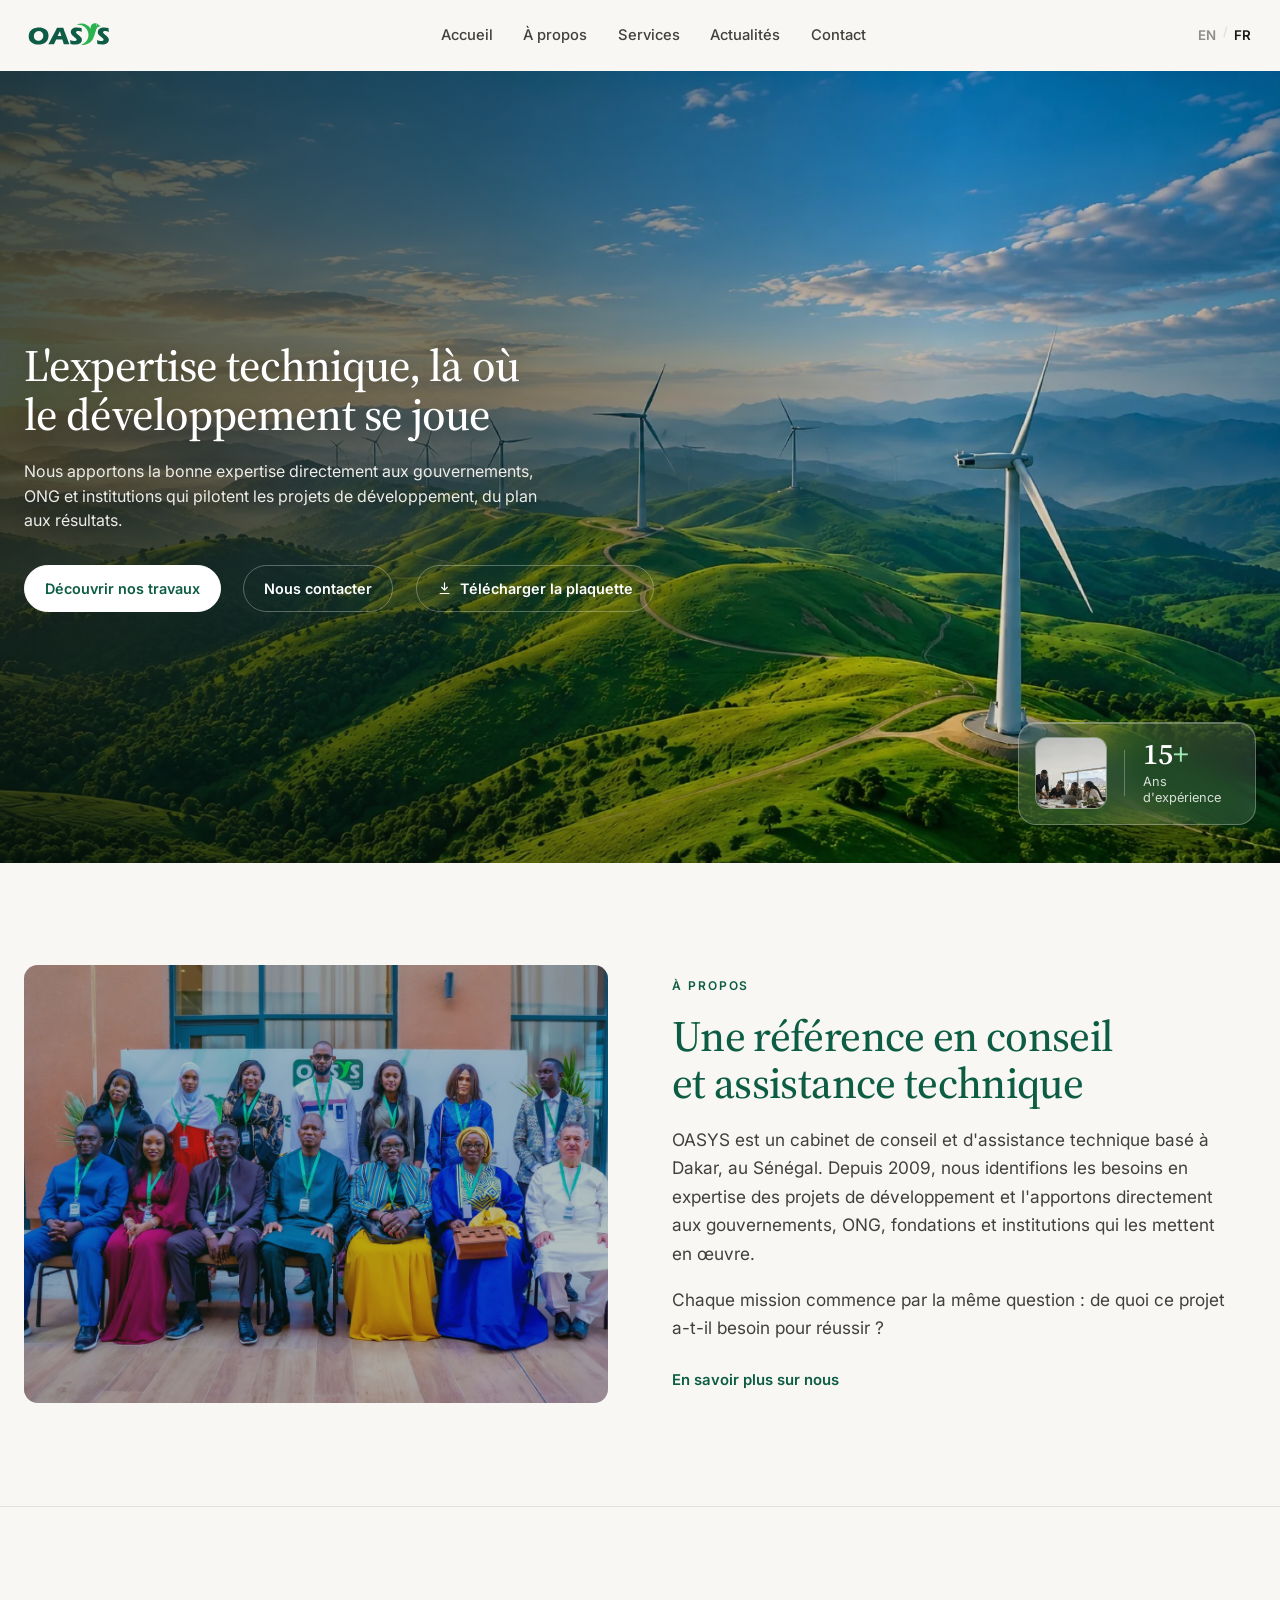
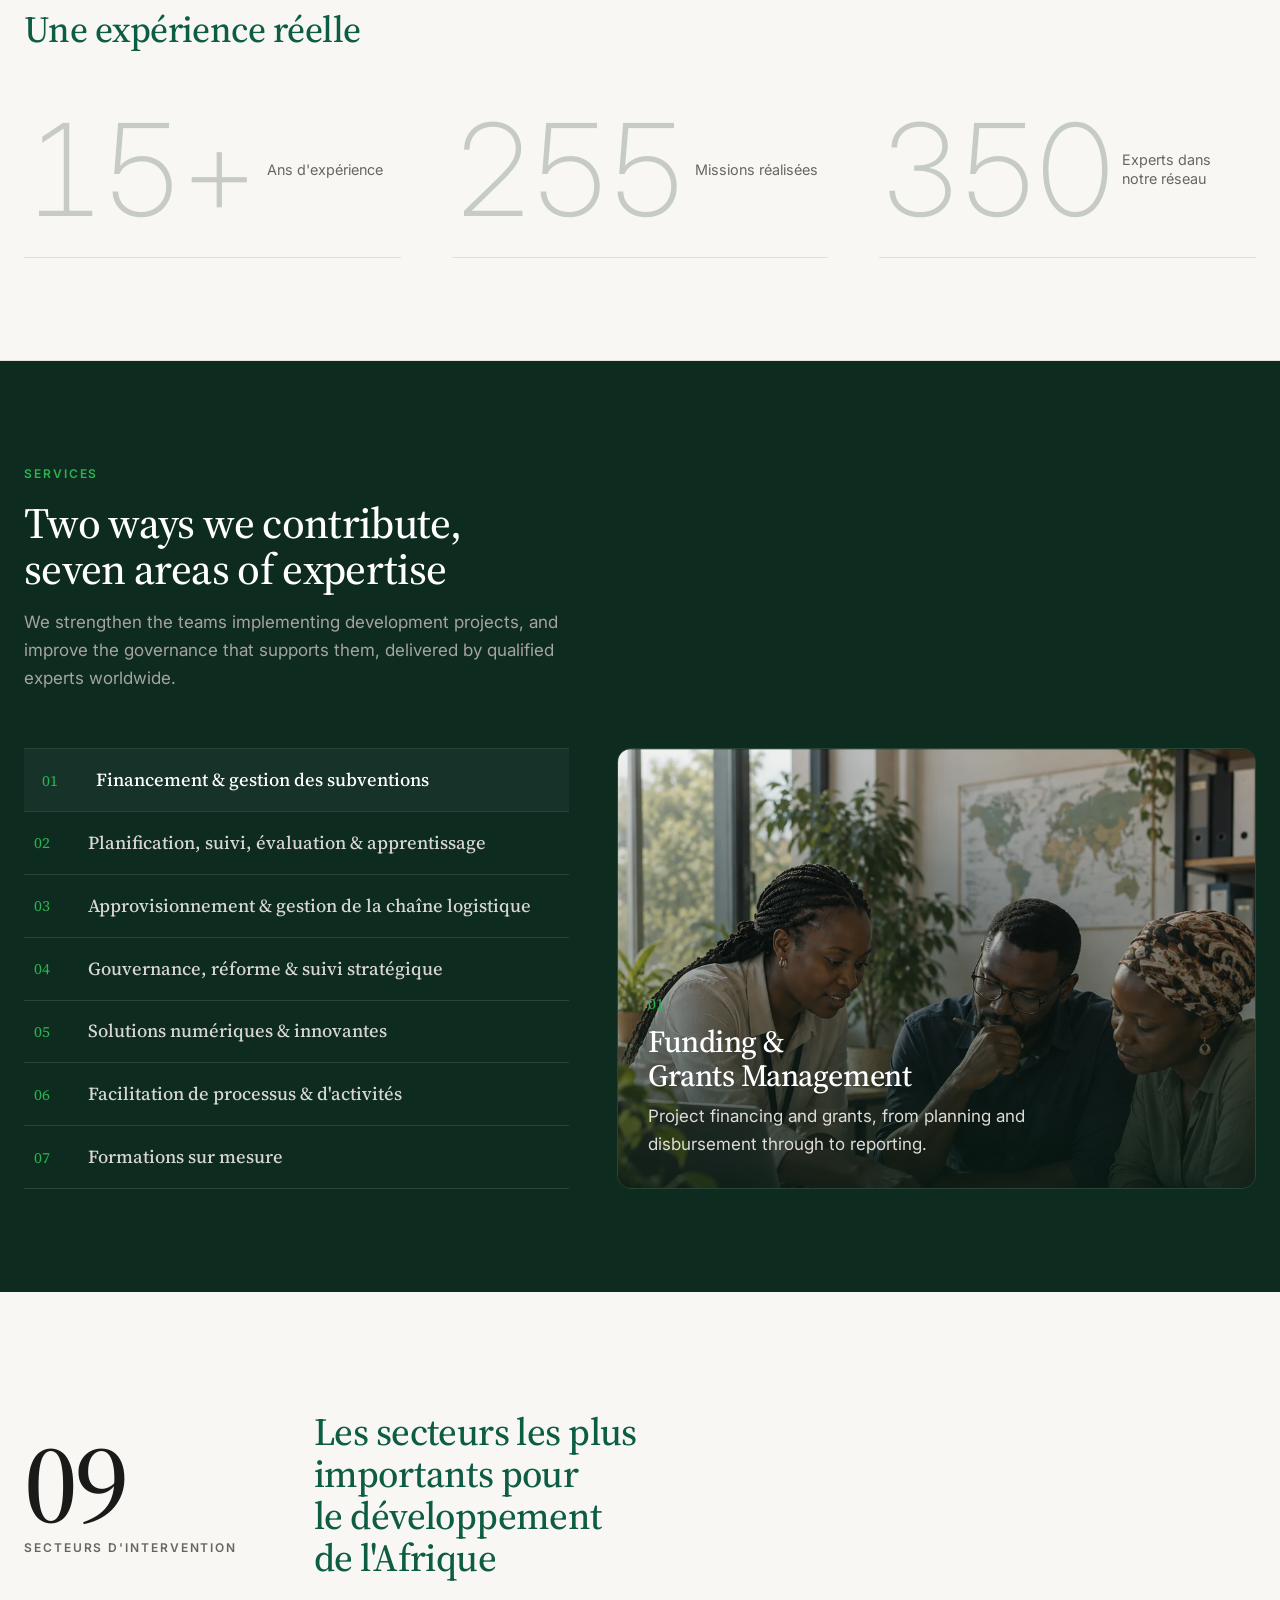
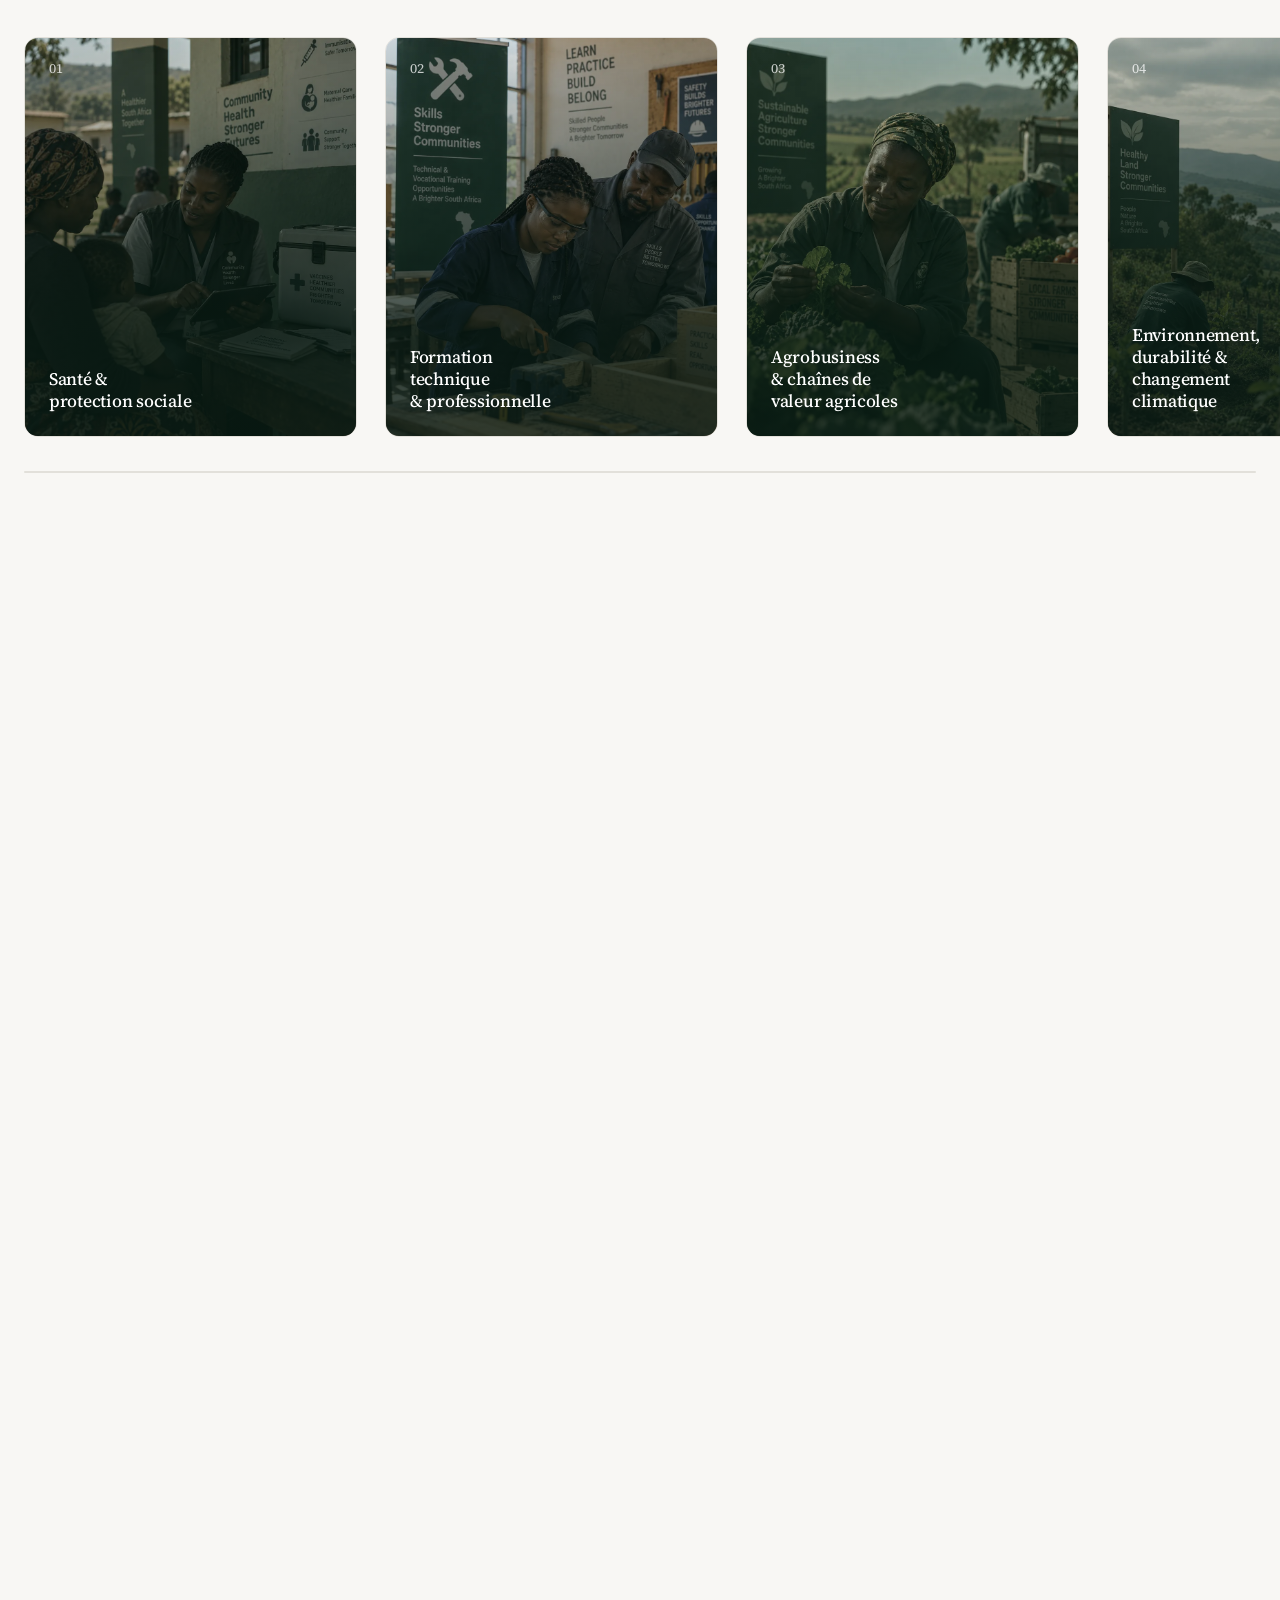
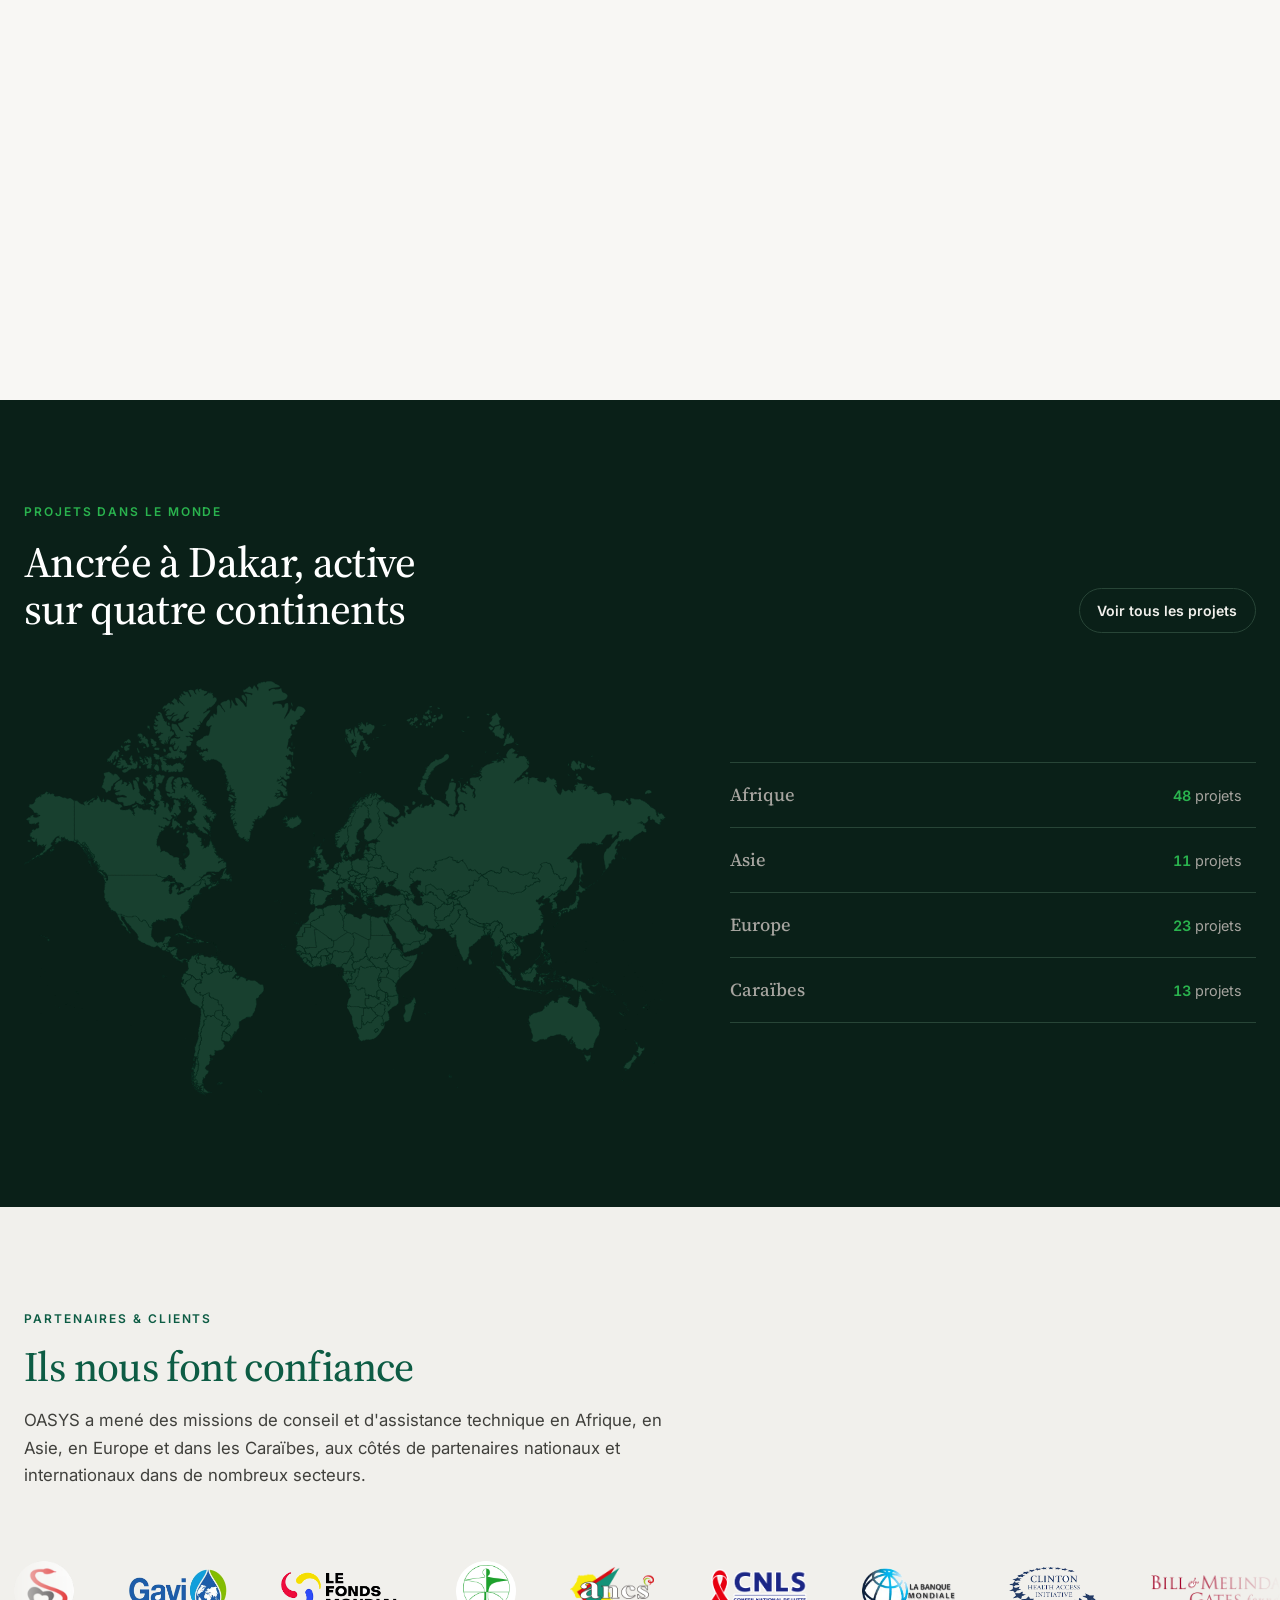
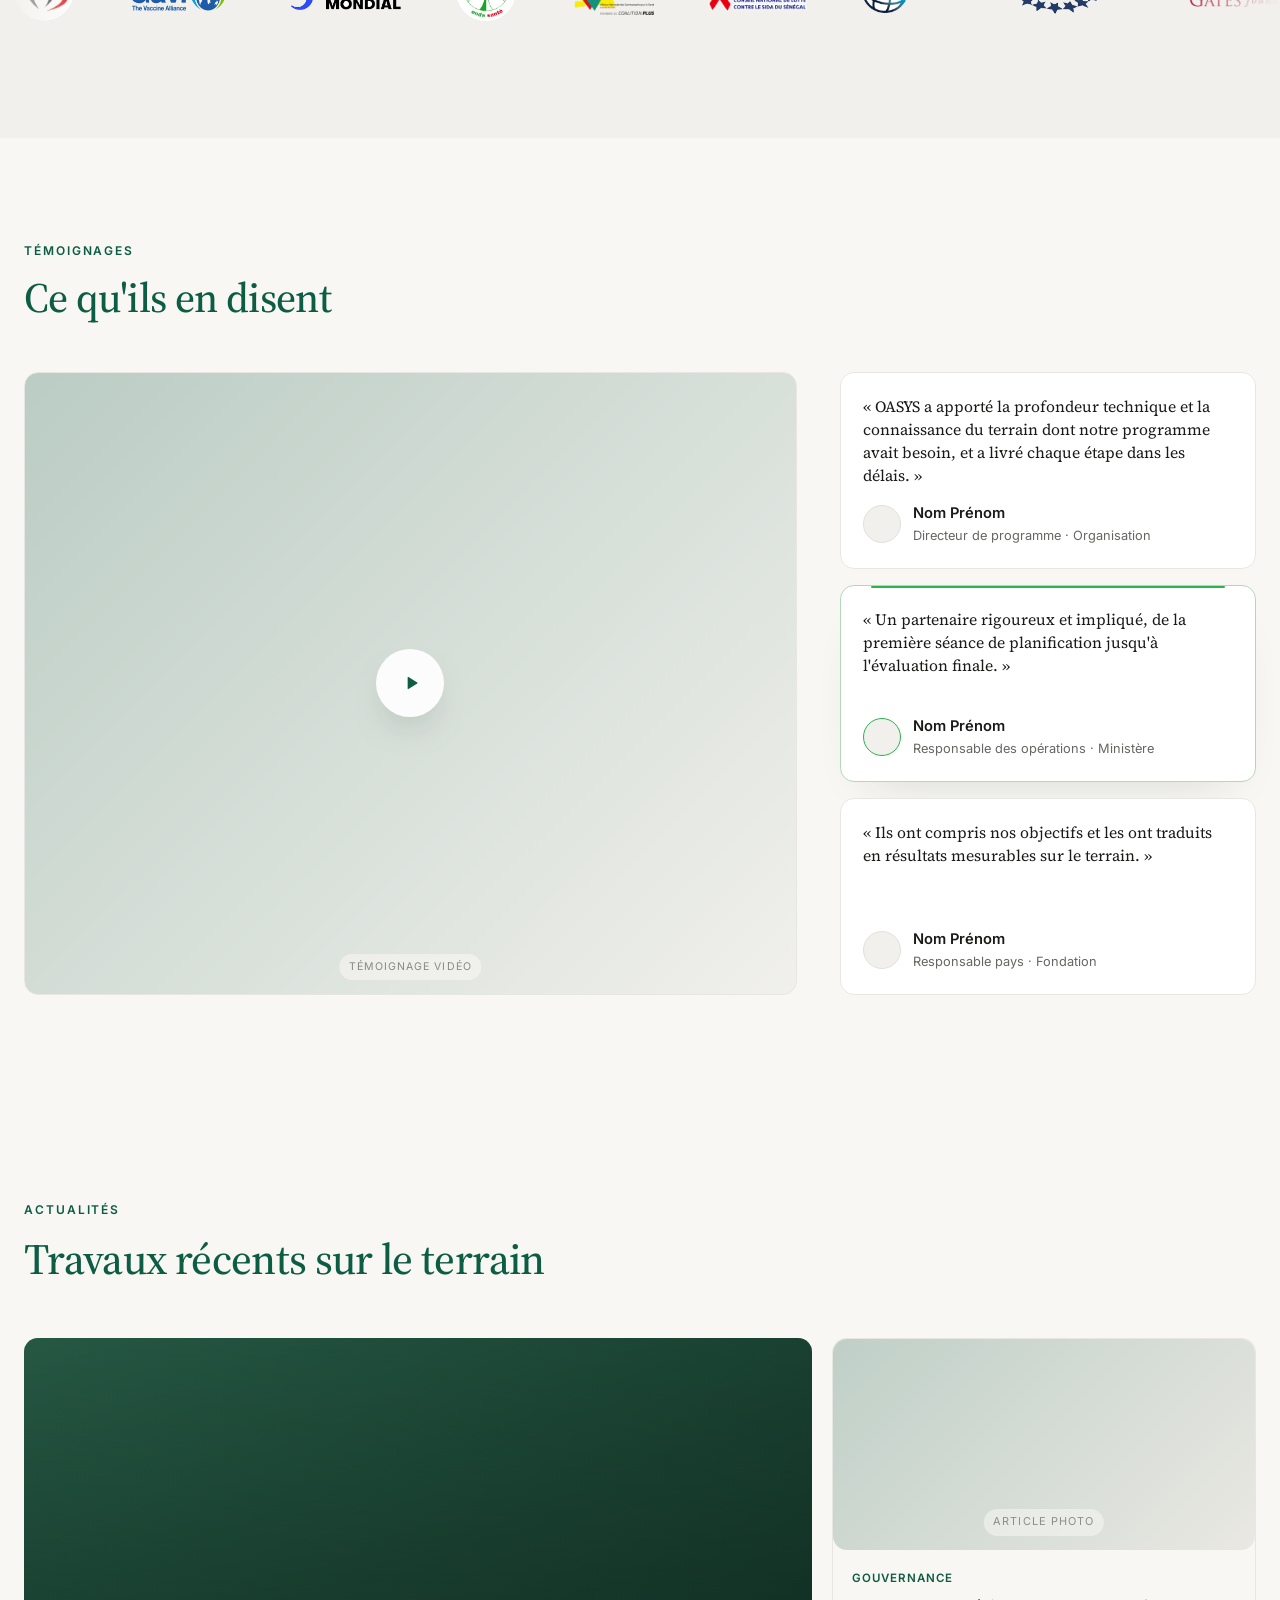
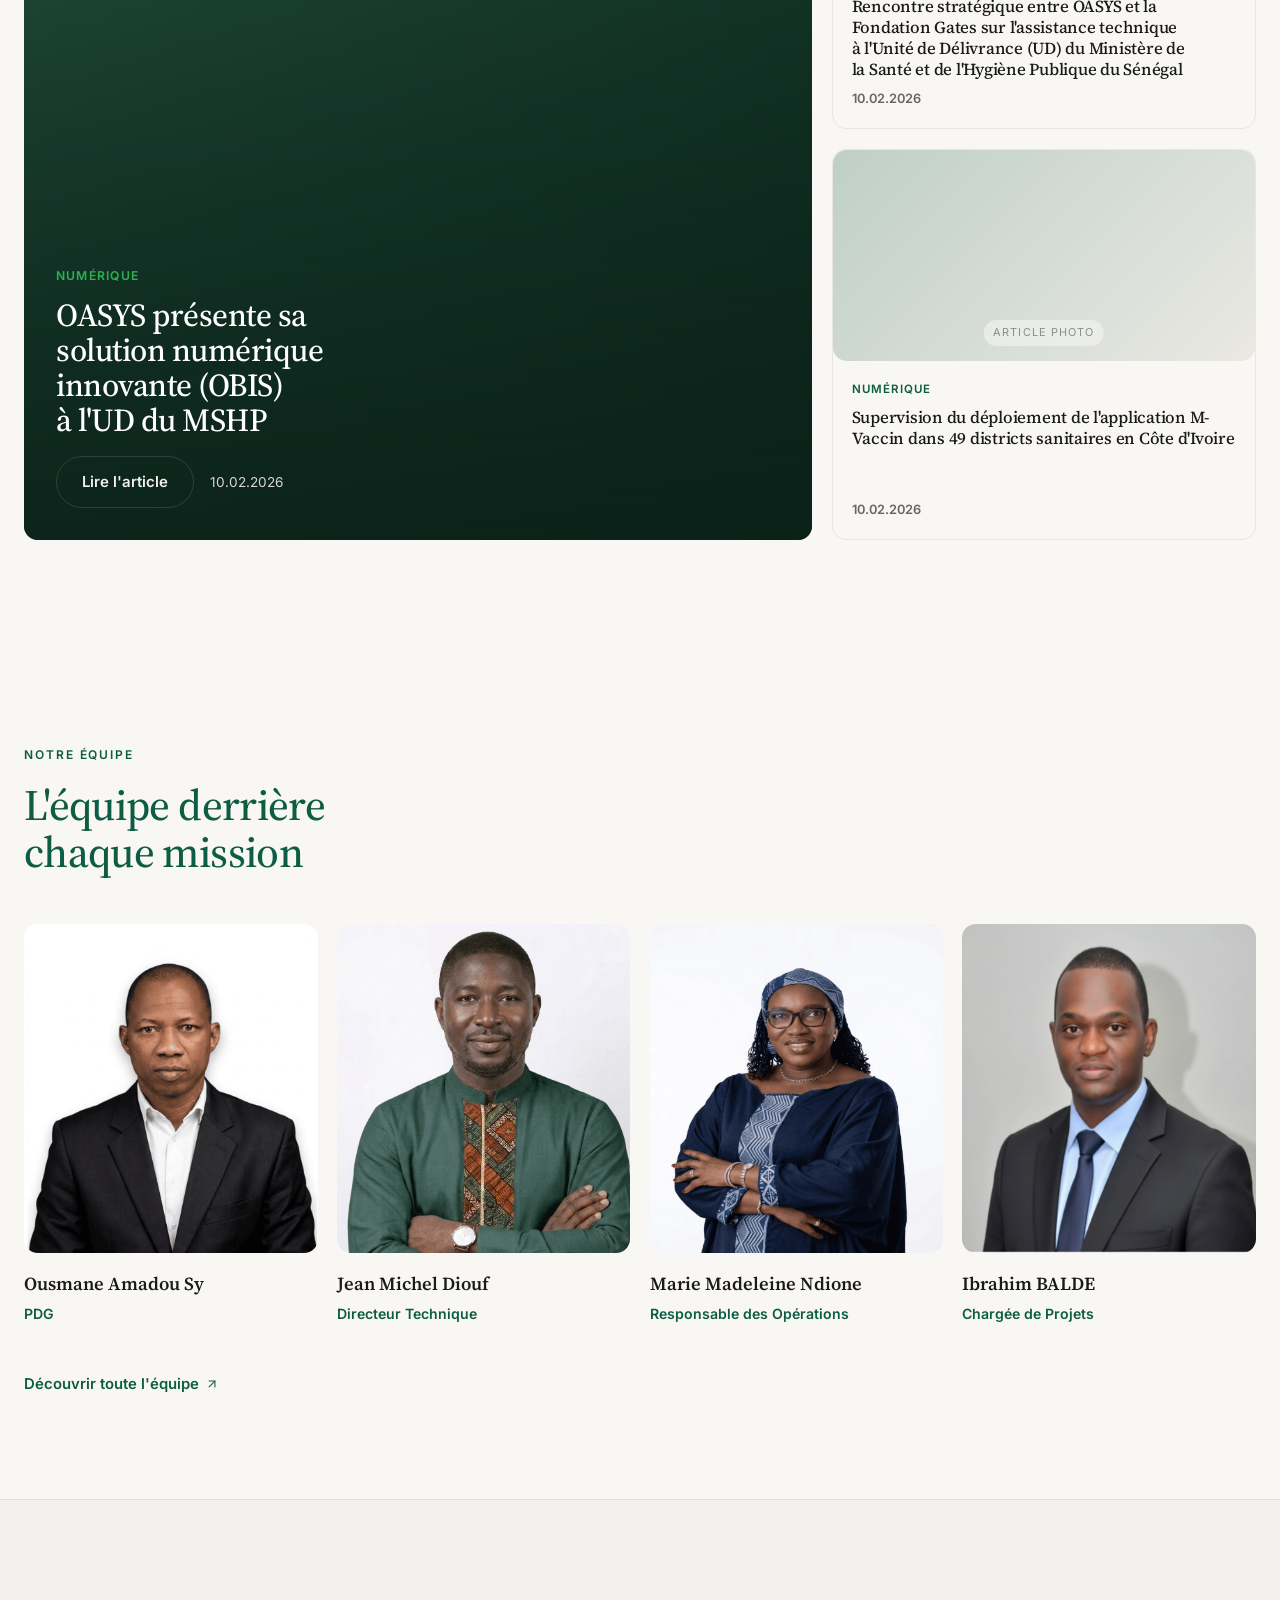
<file: index.html>
<!doctype html>
<html lang="en">
<head>
<meta charset="utf-8">
<meta http-equiv="refresh" content="0; url=oasys-home.html">
<link rel="canonical" href="oasys-home.html">
<title>OASYS</title>
<link rel="icon" href="favicon.ico" sizes="48x48">
<link rel="icon" href="assets/favicon.svg" type="image/svg+xml">
<link rel="apple-touch-icon" href="assets/apple-touch-icon.png">
</head>
<body>
<script>location.replace('oasys-home.html');</script>
<p>Redirecting to <a href="oasys-home.html">the OASYS homepage</a>…</p>
</body>
</html>
</file>
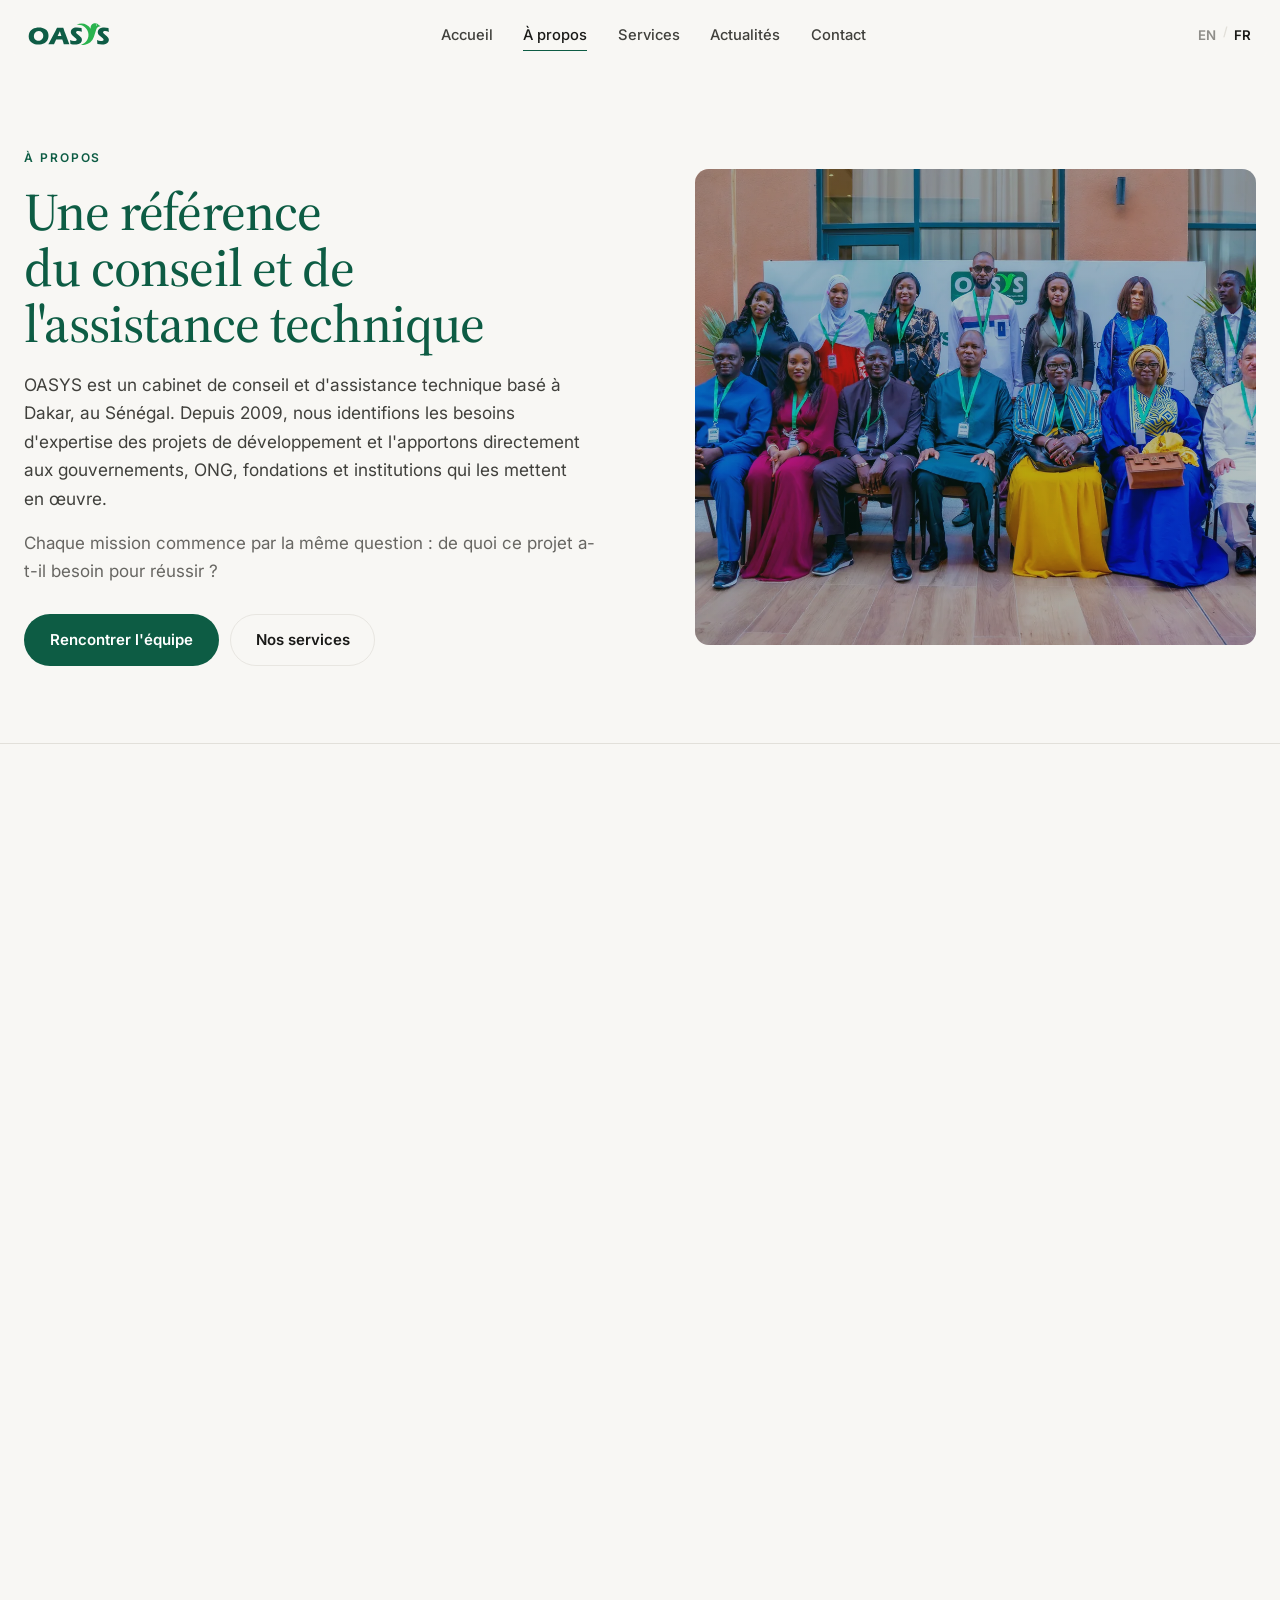
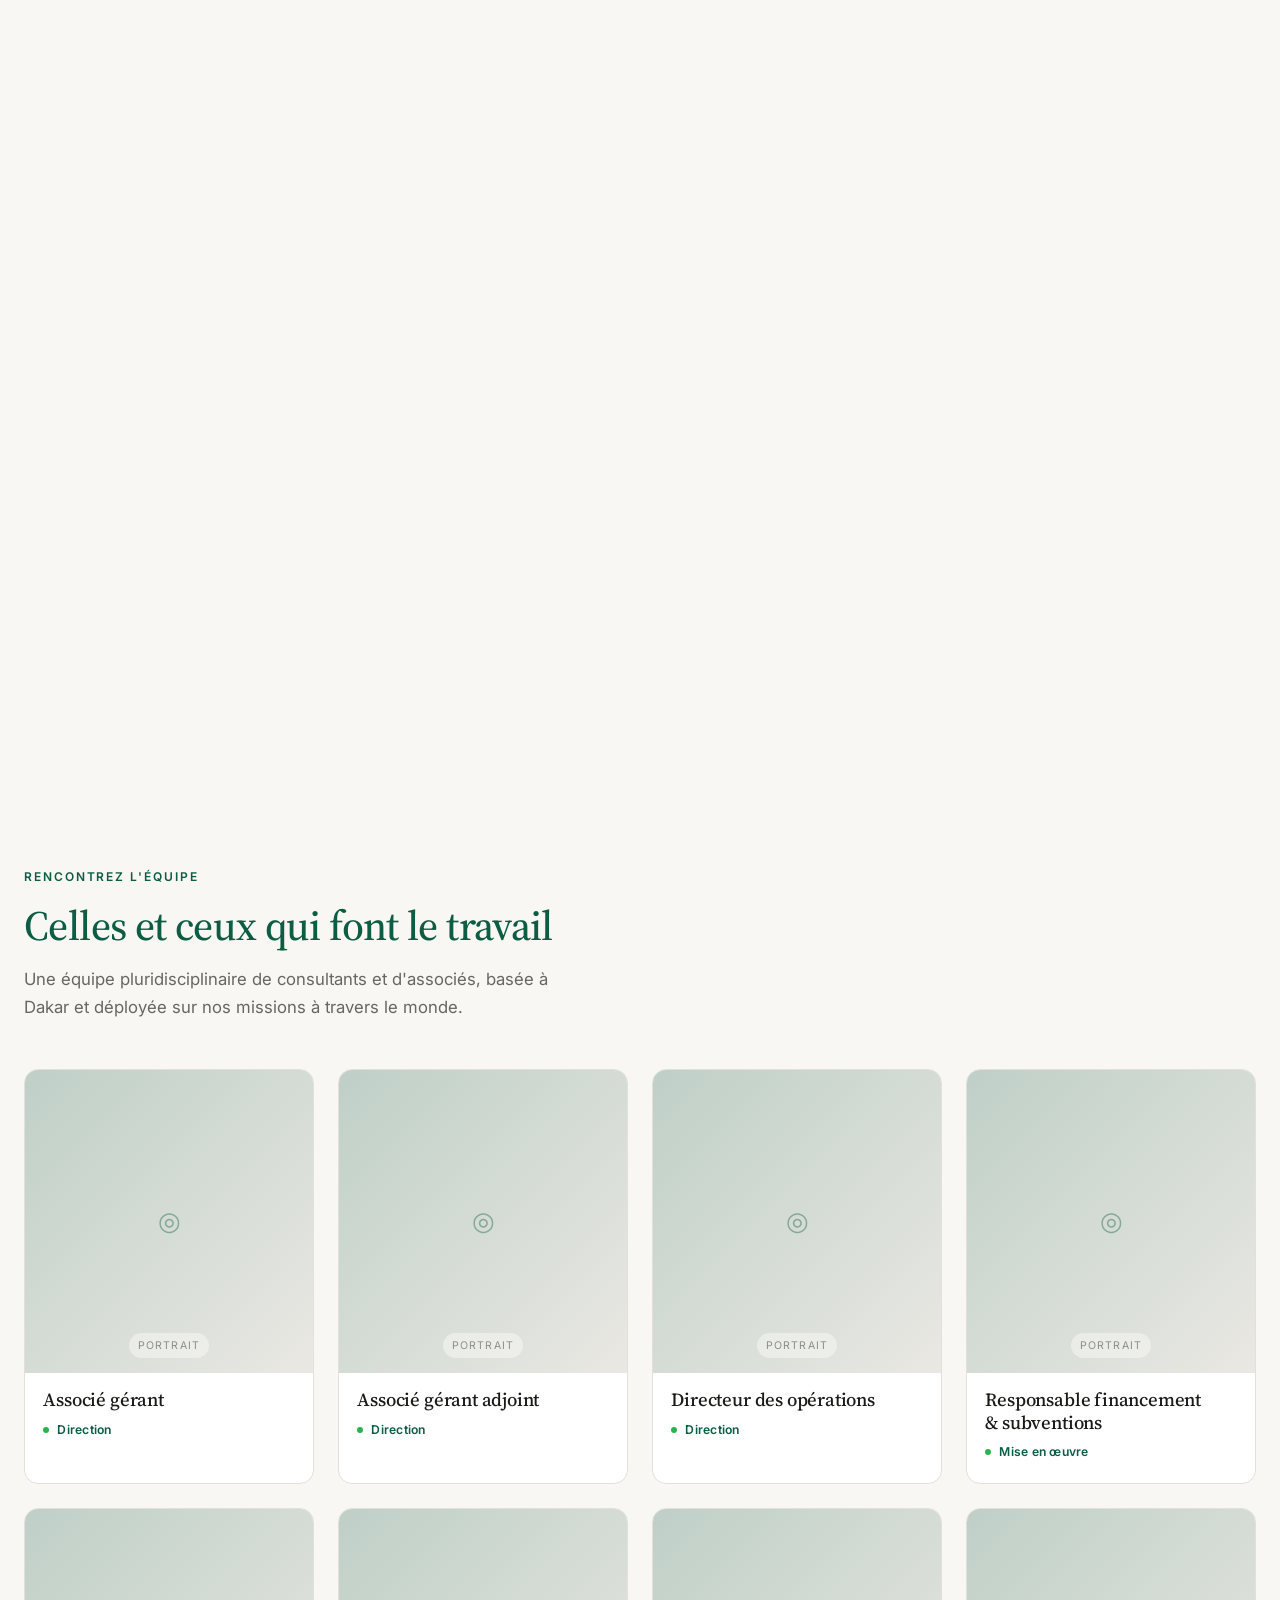
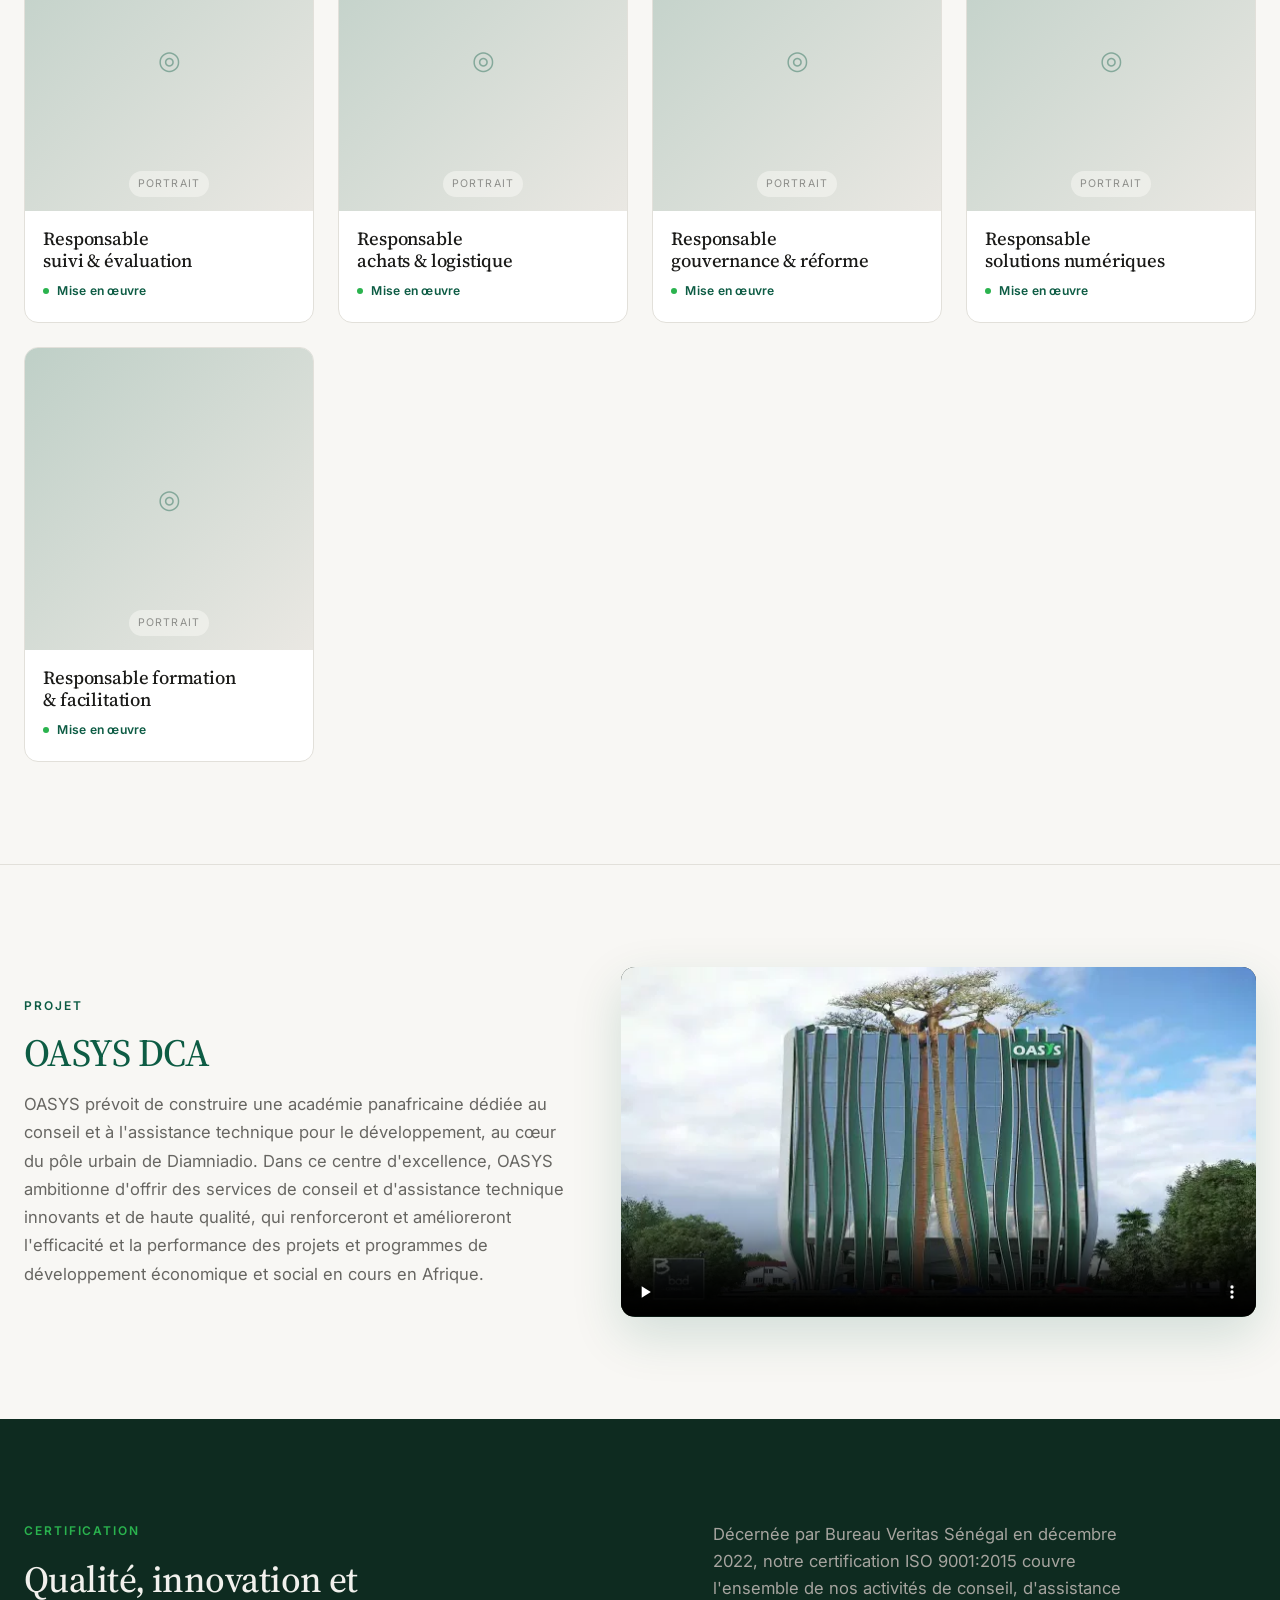
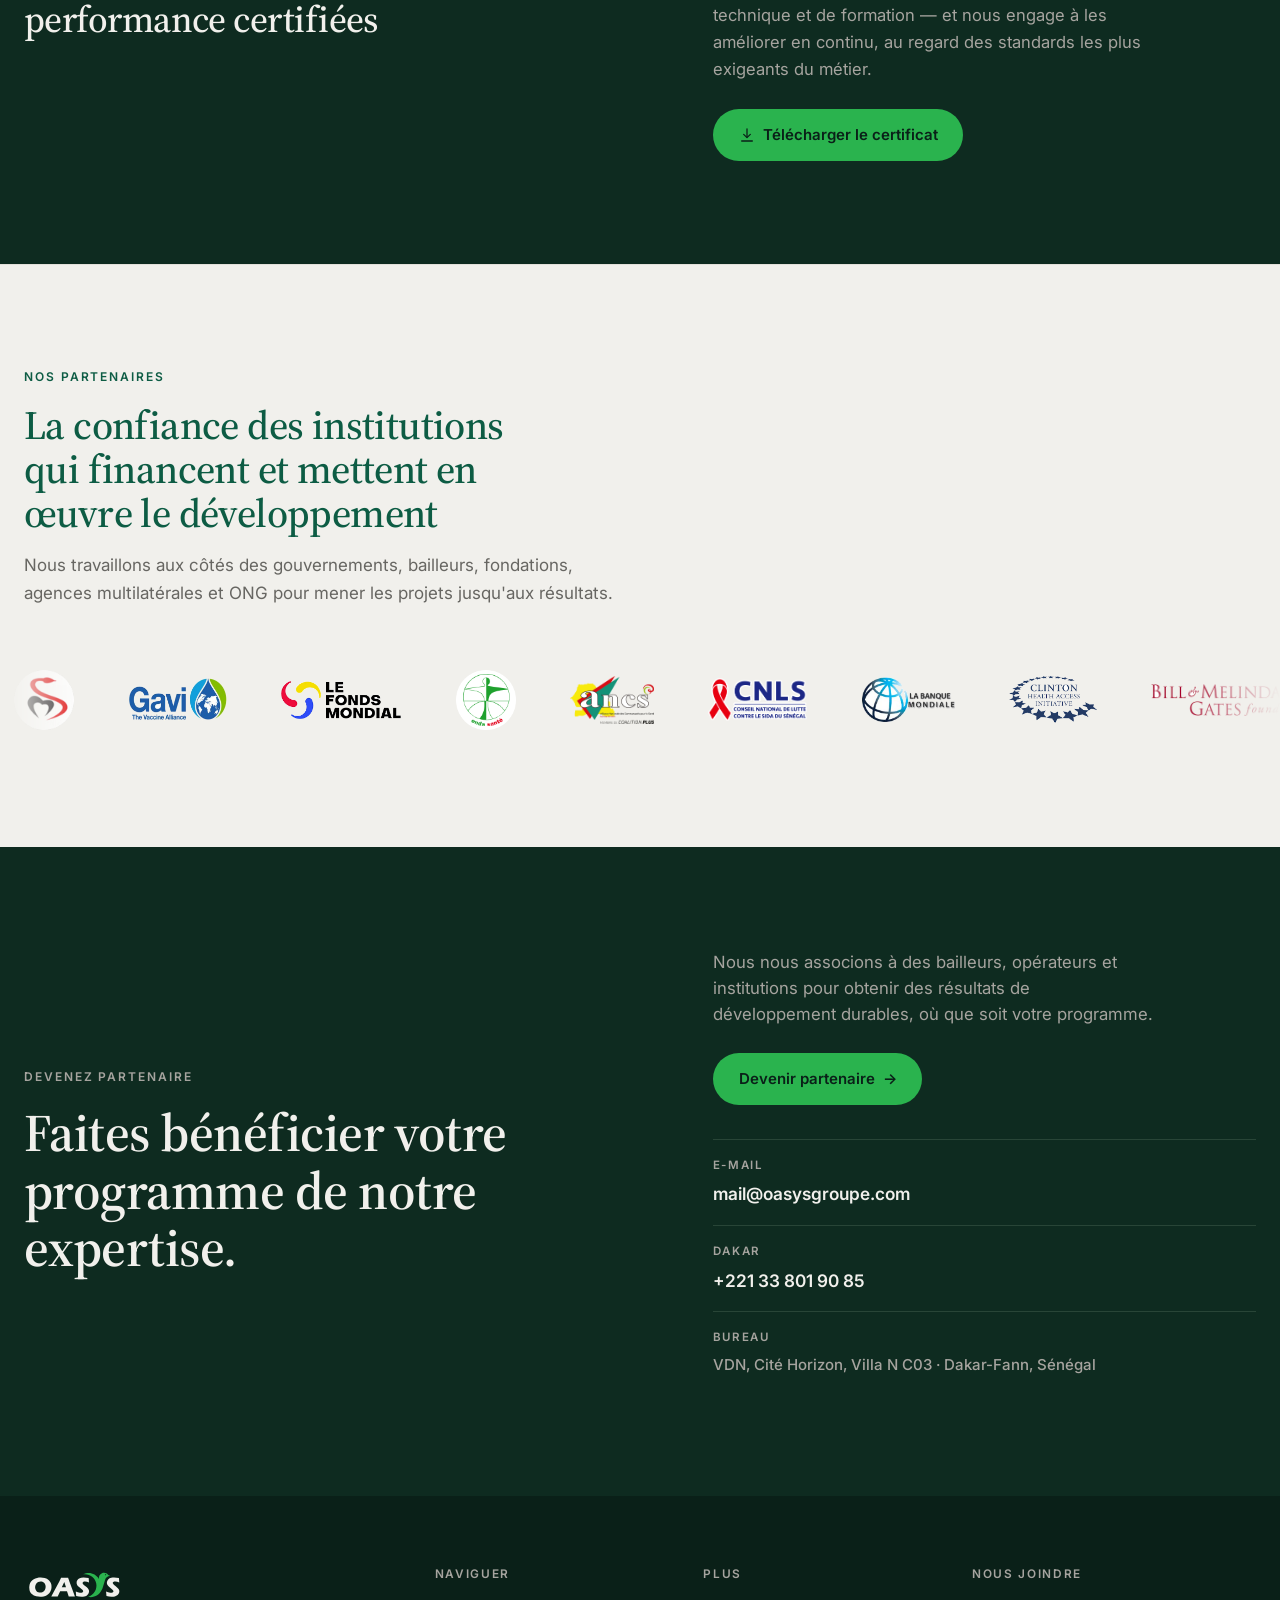
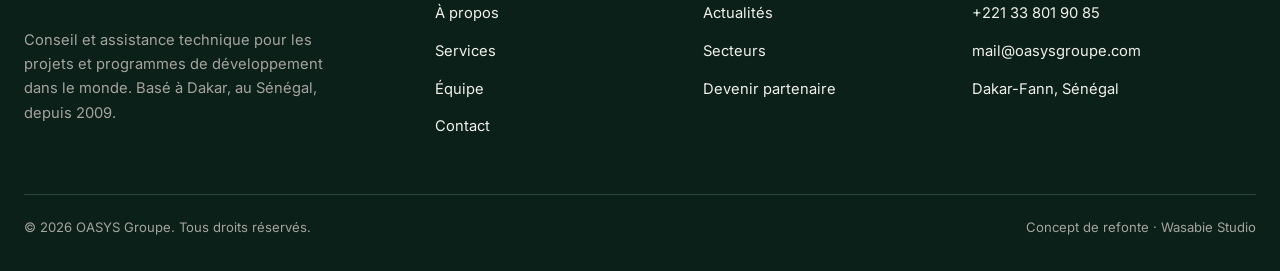
<file: oasys-about.html>
<!DOCTYPE html>
<html lang="fr">
<head>
<meta charset="utf-8">
<meta name="viewport" content="width=device-width, initial-scale=1">
<title>OASYS · About &amp; Team</title>
<link rel="icon" href="favicon.ico" sizes="48x48">
<link rel="icon" href="assets/favicon.svg" type="image/svg+xml">
<link rel="apple-touch-icon" href="assets/apple-touch-icon.png">
<link rel="preconnect" href="https://fonts.googleapis.com">
<link rel="preconnect" href="https://fonts.gstatic.com" crossorigin>
<link href="https://fonts.googleapis.com/css2?family=Inter:wght@200;400;500;600&family=Source+Serif+4:opsz,wght@8..60,400;8..60,500;8..60,600&display=swap" rel="stylesheet">
<style>
  :root{
    --bg:#f8f7f4;--panel:#ffffff;--surface:#f1f0ec;--surface-2:#eae8e3;
    --ink:#1a1a18;--body:#40403c;--muted:#676662;--faint:#8f8e8a;
    --border:#e8e6e1;--hair:#e2e0da;
    --forest:#0d5c44;--forest-deep:#0e2b20;--forest-deeper:#0a2018;--signal:#2ab34e;
    --on-dark:#f1f0ec;--on-dark-mut:#a6a49f;--on-dark-hair:#284537;
    --serif:"Source Serif 4",Georgia,"Times New Roman",serif;
    --sans:"Inter","Helvetica Neue",Arial,sans-serif;
    --maxw:1400px;--gutter:clamp(0.9rem,2.4vw,1.5rem);--section:clamp(4rem,8vw,7.5rem);
    --ease:cubic-bezier(.19,1,.22,1);--r:14px;
  }
  :root{color-scheme:light}
  *{box-sizing:border-box}
  html{scroll-behavior:smooth}
  body{margin:0;background:var(--bg);color:var(--body);font-family:var(--sans);font-size:17px;line-height:1.65;-webkit-font-smoothing:antialiased;overflow-x:hidden}
  h1,h2,h3,h4,h5{font-family:var(--serif);color:var(--ink);margin:0;font-weight:500;letter-spacing:-0.015em;text-wrap:balance;line-height:1.1}
  /* brand headings: h1/h2 in OASYS forest green. Dark-section rules are
     more specific, so headings on dark panels keep their light colour. */
  h1,h2{color:var(--forest)}
  p{margin:0;text-wrap:pretty}
  a{color:inherit}
  img,svg{max-width:100%}
  ::selection{background:var(--forest);color:#fff}
  :focus-visible{outline:2px solid var(--forest);outline-offset:3px;border-radius:2px}
  .wrap{max-width:var(--maxw);margin:0 auto;padding-inline:var(--gutter)}
  @media (prefers-reduced-motion:reduce){*{animation:none!important;transition-duration:.01ms!important;scroll-behavior:auto!important}}
  html.js-motion [data-reveal]{opacity:0;transform:translateY(20px);transition:opacity .8s var(--ease),transform .8s var(--ease);transition-delay:var(--d,0s)}
  html.js-motion [data-reveal].in{opacity:1;transform:none}
  [hidden]{display:none!important}

  .imgph{position:relative;background:linear-gradient(135deg,color-mix(in srgb,var(--forest) 22%,var(--surface)),var(--surface-2));overflow:hidden;border-radius:var(--r)}
  .imgph::after{content:attr(data-ph);position:absolute;left:50%;bottom:.9rem;transform:translateX(-50%);font-family:var(--sans);font-size:.66rem;letter-spacing:.1em;text-transform:uppercase;color:color-mix(in srgb,var(--ink) 45%,transparent);background:color-mix(in srgb,var(--bg) 55%,transparent);padding:.26rem .58rem;border-radius:800px;white-space:nowrap}
  .imgph .cam{position:absolute;inset:0;display:grid;place-items:center;opacity:.4;color:var(--forest);font-size:1.6rem}

  .btn{font-family:var(--sans);font-weight:600;font-size:.94rem;border-radius:800px;padding:.8rem 1.55rem;cursor:pointer;border:1.5px solid transparent;text-decoration:none;display:inline-flex;align-items:center;gap:.5rem;transition:transform .2s var(--ease),background .2s,color .2s,border-color .2s}
  .btn .arw{transition:transform .3s var(--ease)}
  .btn:hover .arw{transform:translate(3px,-3px)}
  .btn-solid{background:var(--forest);color:#fff}
  .btn-solid:hover{background:#0a4a37;transform:translateY(-2px)}
  .btn-line{background:transparent;color:var(--ink);border-color:var(--border)}
  .btn-line:hover{border-color:var(--ink);transform:translateY(-2px)}
  .txtlink{font-family:var(--sans);font-weight:600;font-size:.93rem;color:var(--forest);text-decoration:none;display:inline-flex;align-items:center;gap:.4rem}
  .txtlink .arw{transition:transform .3s var(--ease)}
  .txtlink:hover .arw{transform:translate(3px,-3px)}
  .eyebrow{font-family:var(--sans);font-weight:600;font-size:.75rem;letter-spacing:.16em;text-transform:uppercase;color:var(--forest);display:block;margin-bottom:1rem}

  /* nav */
  nav.main{position:sticky;top:0;z-index:50;background:color-mix(in srgb,var(--bg) 85%,transparent);backdrop-filter:blur(10px);border-bottom:1px solid transparent;transition:border-color .3s}
  nav.main.scrolled{border-bottom-color:var(--hair)}
  nav.main .wrap{display:flex;align-items:center;justify-content:space-between;min-height:70px;gap:1rem}
  .logo{font-family:var(--serif);font-weight:600;font-size:1.45rem;color:var(--ink);text-decoration:none;display:inline-flex;align-items:center;gap:.1em}
  .logo .dot{width:.28em;height:.28em;border-radius:50%;background:var(--signal);display:inline-block}
  .logo-img{display:block;height:32px;width:auto}
  .navlinks{display:flex;gap:1.9rem}
  .navlinks a{font-size:.92rem;font-weight:500;color:var(--body);text-decoration:none;position:relative}
  .navlinks a::after{content:"";position:absolute;left:0;bottom:-4px;height:1.5px;width:0;background:var(--forest);transition:width .3s var(--ease)}
  .navlinks a:hover{color:var(--ink)}.navlinks a:hover::after{width:100%}
  .navlinks a[aria-current="page"]{color:var(--ink)}
  .navlinks a[aria-current="page"]::after{width:100%}
  .navtools{display:flex;align-items:center;gap:.7rem}
  .lang{display:inline-flex;gap:.1rem;font-size:.78rem;font-weight:600}
  .lang button{border:0;background:transparent;color:var(--faint);cursor:pointer;padding:.3rem .3rem;font-family:var(--sans);font-weight:600}
  @media (max-width:880px){.lang button{display:inline-grid;place-items:center;min-width:40px;min-height:44px;padding:0 .3rem;font-size:.84rem}}
  .lang button[aria-pressed="true"]{color:var(--ink)}.lang .sep{color:var(--hair)}
  .burger{display:none}
  @media (max-width:880px){.navlinks{display:none}.burger{display:grid;place-items:center;width:44px;height:44px;border:1px solid var(--border);border-radius:9px;background:transparent;color:var(--ink);cursor:pointer;font-size:1.1rem}}

  /* ABOUT HERO */
  .ahero{background:var(--bg);border-bottom:1px solid var(--hair)}
  .ahero .wrap{padding-block:clamp(3rem,6vw,5rem) clamp(3rem,6vw,5rem)}
  .a-eyebrow{margin-bottom:1rem}
  .a-grid{display:grid;grid-template-columns:1.05fr .95fr;gap:clamp(1.6rem,4vw,3.5rem);align-items:center}
  @media (max-width:820px){.a-grid{grid-template-columns:1fr;gap:1.8rem}}
  .ahero h1{font-size:clamp(2.1rem,4.6vw,3.3rem);max-width:18ch;font-weight:500;line-height:1.06}
  .ahero .lead{color:var(--body);font-size:1.08rem;margin-top:1.2rem;max-width:52ch}
  .ahero p.sub{color:var(--muted);margin-top:1rem;max-width:52ch}
  .a-img{position:relative;aspect-ratio:4/3.4;min-height:280px;max-width:100%;border-radius:var(--r);overflow:hidden}
  .a-img img{width:100%;height:100%;object-fit:cover;object-position:center 28%;display:block}
  .a-img::after{content:"";position:absolute;inset:0;background:linear-gradient(160deg,color-mix(in srgb,var(--forest) 32%,transparent),color-mix(in srgb,var(--forest-deeper) 28%,transparent));pointer-events:none}
  .a-cta{margin-top:1.8rem;display:flex;flex-wrap:wrap;gap:.7rem}
  /* stats strip */
  .astats{background:var(--surface);border-bottom:1px solid var(--hair)}
  .astats .wrap{padding-block:clamp(2.2rem,4vw,3rem);display:grid;grid-template-columns:repeat(4,1fr);gap:1.4rem}
  @media (max-width:720px){.astats .wrap{grid-template-columns:repeat(2,1fr);gap:1.8rem 1.4rem}}
  .astat .n{font-family:var(--serif);font-size:clamp(2rem,4vw,2.8rem);color:var(--forest);font-weight:600;line-height:1;font-variant-numeric:tabular-nums}
  .astat .n .u{color:var(--signal)}
  .astat .l{color:var(--muted);font-size:.92rem;margin-top:.5rem}

  /* NARRATION — its own light full-screen moment; line fades in, holds, rises + fades out */
  .narrate{position:relative;height:180vh;background:var(--bg)}
  .narrate-track{position:sticky;top:0;height:100vh;height:100svh;display:grid;place-items:center;padding-inline:var(--gutter)}
  .narrate-line{font-family:var(--serif);font-weight:400;font-size:clamp(2.05rem,6vw,4.1rem);color:var(--faint);text-align:center;max-width:22ch;line-height:1.18;letter-spacing:-0.01em;opacity:0;transform:translateY(24px);will-change:opacity,transform}

  /* TEAM */
  .team{background:var(--bg)}
  .team .wrap{padding-block:var(--section)}
  .team-head{max-width:none}
  .team-head h2{font-size:clamp(1.6rem,3.4vw,2.6rem);margin-top:.7rem;white-space:nowrap;line-height:1.14}
  @media (max-width:520px){.team-head h2{font-size:clamp(1.4rem,7vw,1.9rem)}}
  .team-head p{color:var(--muted);margin-top:1rem;font-size:1.05rem;max-width:52ch}
  .team-grid{display:grid;grid-template-columns:repeat(4,1fr);gap:clamp(1rem,2vw,1.5rem);margin-top:clamp(2rem,4vw,3rem)}
  @media (max-width:1000px){.team-grid{grid-template-columns:repeat(3,1fr)}}
  @media (max-width:720px){.team-grid{grid-template-columns:repeat(2,1fr);gap:1rem .75rem}}
  .tcard{background:var(--panel);border:1px solid var(--hair);border-radius:var(--r);overflow:hidden;transition:transform .4s var(--ease),box-shadow .4s var(--ease),border-color .4s}
  .tcard:hover{transform:translateY(-5px);box-shadow:0 26px 54px -32px rgba(20,32,25,.22);border-color:var(--border)}
  @media (hover:none){.tcard:hover{transform:none;box-shadow:none}}
  .tcard .portrait{aspect-ratio:4/4.2;border-radius:0}
  .tcard .portrait img{width:100%;height:100%;object-fit:cover;display:block}
  .tcard .tbody{padding:1.05rem 1.15rem 1.25rem}
  .tcard .tname2{font-family:var(--sans);font-size:.82rem;font-weight:600;color:var(--muted);letter-spacing:.02em;margin-bottom:.2rem}
  .tcard .trole{font-family:var(--serif);font-size:1.16rem;color:var(--ink);font-weight:500;line-height:1.2;letter-spacing:-0.01em}
  .tcard .tgroup{margin-top:.5rem;display:inline-flex;align-items:center;gap:.5rem;font-family:var(--sans);font-size:.76rem;font-weight:600;letter-spacing:.02em;color:var(--forest)}
  .tcard .tgroup .dot{width:6px;height:6px;border-radius:50%;background:var(--signal);flex:none}

  /* PARTNERS */
  /* ---- project: OASYS DCA ---- */
  .dca{border-top:1px solid var(--hair)}
  .dca .wrap{padding-block:var(--section)}
  /* Text left, film right — the same two-column rhythm as the partner band
     lower down. At roughly half the page the 640x352 render also sits close
     to its native width, so it stays sharp. */
  .dca-grid{display:grid;grid-template-columns:0.92fr 1.08fr;gap:clamp(2rem,4.5vw,3.5rem);align-items:center}
  .dca-head h2{font-size:clamp(1.8rem,3.4vw,2.4rem)}
  .dca-head p{color:var(--muted);margin-top:1rem;font-size:1.04rem;line-height:1.7}
  .dca-video{margin:0}
  .dca-video video{display:block;width:100%;height:auto;aspect-ratio:640/352;
    background:#0b1a14;border-radius:var(--r);box-shadow:0 18px 50px rgba(13,92,68,.16)}

  /* ---- ISO 9001 certification ---- */
  /* Same dark band as the partner section at the foot of the page. */
  .iso{background:var(--forest-deep);color:var(--on-dark)}
  .iso .wrap{padding-block:var(--section)}
  /* start, not center: both columns share a top line, so the eyebrow and the
     first line of text sit level instead of the shorter column drifting down */
  .iso-grid{display:grid;grid-template-columns:1.15fr 1fr;gap:clamp(2rem,5vw,4rem);align-items:start}
  .iso .eyebrow{color:var(--signal);margin-bottom:1.1rem}
  .iso-head h2{color:var(--on-dark);font-size:clamp(1.7rem,3.2vw,2.3rem);max-width:20ch}
  .iso-body p{color:var(--on-dark-mut);font-size:1.04rem;line-height:1.62;max-width:44ch}
  .iso-body p+p{margin-top:.9rem}
  .iso-dl{margin-top:1.6rem;width:fit-content;
    background:var(--signal);color:var(--forest-deeper);border-color:transparent}
  .iso-dl:hover{background:#26a247;color:var(--forest-deeper);border-color:transparent;transform:translateY(-2px)}
  .iso-dl svg{flex:none}

  @media (max-width:880px){
    .dca-grid,.iso-grid{grid-template-columns:1fr;gap:clamp(1.6rem,4vw,2.2rem)}
    .iso-head h2,.iso-body p{max-width:none}
  }

  .partners{background:var(--surface);border-top:1px solid var(--hair);padding-block:var(--section)}
  .partners-head{max-width:56ch}
  .partners-head h2{font-size:clamp(1.8rem,3.6vw,2.5rem)}
  .partners-head p{color:var(--muted);margin-top:1rem}

  /* PARTNER BANNER */
  .pform{background:var(--forest-deep);color:var(--on-dark)}
  .pform .wrap{padding-block:var(--section)}
  .pform-grid{display:grid;grid-template-columns:1.15fr 1fr;gap:clamp(2rem,5vw,4rem);align-items:center}
  @media (max-width:820px){.pform-grid{grid-template-columns:1fr;gap:2.4rem}}
  .pform .eyebrow{color:var(--on-dark-mut);margin-bottom:1.1rem}
  .pform h2{color:var(--on-dark);font-weight:600;font-size:clamp(2.1rem,4.4vw,3.3rem);line-height:1.08;letter-spacing:-0.01em;max-width:22ch}
  @media (max-width:600px){.pform h2{max-width:none}}
  .pform-right .lead{color:var(--on-dark-mut);max-width:40ch;font-size:1.05rem;line-height:1.55}
  .pform-cta{margin-top:1.6rem;background:var(--signal);color:var(--forest-deeper);width:fit-content}
  .pform-cta:hover{background:#26a247;color:var(--forest-deeper)}
  .pinfo-rows{margin-top:2.1rem}
  .prow{border-top:1px solid var(--on-dark-hair);padding:1rem 0;display:flex;flex-direction:column;gap:.35rem}
  .pr-l{font-family:var(--sans);font-size:.72rem;font-weight:600;letter-spacing:.14em;text-transform:uppercase;color:var(--on-dark-mut)}
  .pr-v{font-family:var(--sans);font-size:1.08rem;font-weight:600;color:var(--on-dark)}
  .pr-v a{color:inherit;text-decoration:none}
  .pr-v a:hover{color:var(--signal)}
  .pr-v.sm{font-weight:500;font-size:.94rem;color:var(--on-dark-mut)}

  /* footer */
  footer.site{background:var(--forest-deeper);color:var(--on-dark)}
  footer.site .wrap{padding-block:clamp(3rem,6vw,4.5rem) 2rem}
  .fgrid{display:grid;grid-template-columns:1.6fr 1fr 1fr 1.2fr;gap:2rem}
  @media (max-width:820px){.fgrid{grid-template-columns:1fr 1fr;gap:2.2rem}}
  @media (max-width:520px){.fgrid{grid-template-columns:1fr}}
  footer .fabout{margin-top:1rem;max-width:34ch;font-size:.92rem;color:var(--on-dark-mut)}
  footer h5{font-family:var(--sans);font-size:.74rem;letter-spacing:.14em;text-transform:uppercase;color:var(--on-dark-mut);margin:0 0 1.1rem;font-weight:600}
  footer ul{list-style:none;margin:0;padding:0;display:flex;flex-direction:column;gap:.6rem}
  footer ul a,footer ul span{color:var(--on-dark);text-decoration:none;font-size:.92rem}footer ul a:hover{color:var(--signal)}
  footer .logo-img{height:36px}
  @media (max-width:640px){footer ul{gap:.1rem}footer ul a,footer ul span{display:inline-block;padding-block:.45rem}}
  .fbottom{display:flex;justify-content:space-between;gap:1rem;flex-wrap:wrap;margin-top:clamp(2.4rem,5vw,3.4rem);padding-top:1.4rem;border-top:1px solid var(--on-dark-hair);font-size:.82rem;color:var(--on-dark-mut)}
</style>
<link rel="stylesheet" href="assets/partner-logos.css">
</head>
<body>


<nav class="main" id="nav"><div class="wrap">
  <a class="logo" href="oasys-home.html#top" aria-label="OASYS — home"><img class="logo-img" src="assets/oasys-logo.svg" alt="OASYS"></a>
  <div class="navlinks">
    <a href="oasys-home.html" data-i="nav_home">Home</a>
    <a href="oasys-about.html" aria-current="page" data-i="nav_about">About</a>
    <a href="oasys-services.html" data-i="nav_services">Services</a>
    <a href="oasys-blog.html" data-i="nav_blog">News</a>
    <a href="oasys-contact.html" data-i="nav_contact">Contact</a>
  </div>
  <div class="navtools">
    <div class="lang" role="group" aria-label="Language"><button id="lang-en" aria-pressed="false">EN</button><span class="sep">/</span><button id="lang-fr" aria-pressed="true">FR</button></div>
    <button class="burger" id="burger" aria-label="Menu">≡</button>
  </div>
</div></nav>

<a id="top"></a>

<!-- ABOUT HERO -->
<header class="ahero">
  <div class="wrap">
    <div class="a-grid">
      <div data-reveal>
        <span class="eyebrow a-eyebrow" data-i="ab_eye">About us</span>
        <h1 data-i="ab_h">A reference in consulting and technical assistance</h1>
        <p class="lead" data-i="ab_p1">OASYS is a consulting and technical assistance firm based in Dakar, Senegal. Since 2009, we identify where development projects need the right expertise, and bring it directly to the governments, NGOs, foundations and institutions delivering them.</p>
        <p class="sub" data-i="ab_p2">Every engagement starts with the same question: what does this project need to succeed?</p>
        <div class="a-cta">
          <a class="btn btn-solid" href="#team" data-i="ab_cta1">Meet the team </a>
          <a class="btn btn-line" href="oasys-services.html" data-i="ab_cta2">Our services</a>
        </div>
      </div>
      <div class="a-img" data-reveal style="--d:.1s"><img id="teamGroupPhoto" src="assets/team-photo.webp" alt="The OASYS team, Dakar" loading="lazy"></div>
    </div>
  </div>
</header>

<!-- NARRATION (own full-screen light moment; fades on scroll) -->
<section class="narrate" id="narrate">
  <div class="narrate-track">
    <p class="narrate-line" id="narrateLine" data-i="story_line">Behind every project, the right people.</p>
  </div>
</section>

<!-- TEAM -->
<section class="team" id="team">
  <div class="wrap">
    <div class="team-head" data-reveal>
      <span class="eyebrow" data-i="tm_eye">Meet the team</span>
      <h2 data-i="tm_h">The people who make<br>the work happen</h2>
      <p data-i="tm_p">A multidisciplinary team of consultants and associates, based in Dakar and deployed across our missions worldwide.</p>
    </div>
    <div class="team-grid" id="teamGrid" data-reveal><!-- injected by JS --></div>
  </div>
</section>

<!-- PROJECT: OASYS DCA -->
<section class="dca" id="dca">
  <div class="wrap">
    <div class="dca-grid">
      <div class="dca-head" data-reveal>
        <span class="eyebrow" id="dcaEye">Projet</span>
        <h2 id="dcaTitle">OASYS DCA</h2>
        <p id="dcaBody">OASYS prévoit de construire une académie panafricaine dédiée au conseil et à l'assistance technique pour le développement, au cœur du pôle urbain de Diamniadio. Dans ce centre d'excellence, OASYS ambitionne d'offrir des services de conseil et d'assistance technique innovants et de haute qualité, qui renforceront et amélioreront l'efficacité et la performance des projets et programmes de développement économique et social en cours en Afrique.</p>
      </div>
      <figure class="dca-video" data-reveal style="--d:.1s">
        <!-- preload="none" on purpose: the file is 17MB, so nothing downloads
             until someone presses play. The poster carries the page. -->
        <video id="dcaVideo" controls preload="none" playsinline
               poster="assets/oasys-dca-poster.webp"
               aria-label="Architectural film of the planned OASYS DCA academy in Diamniadio">
          <source id="dcaSrc" src="assets/oasys-dca.mp4" type="video/mp4">
        </video>
      </figure>
    </div>
  </div>
</section>

<!-- ISO 9001 CERTIFICATION -->
<section class="iso" id="iso">
  <div class="wrap">
    <div class="iso-grid">
      <div class="iso-head" data-reveal>
        <span class="eyebrow" id="isoEye">Certification</span>
        <h2 id="isoTitle">Qualité, innovation et performance certifiées</h2>
      </div>
      <div class="iso-body" data-reveal style="--d:.1s">
        <p id="isoBody">Décernée par Bureau Veritas Sénégal en décembre 2022, notre certification ISO 9001:2015 couvre l'ensemble de nos activités de conseil, d'assistance technique et de formation.</p>
        <a class="btn btn-solid iso-dl" id="isoDl" href="assets/oasys-iso-9001-certificate.png" download="OASYS-ISO-9001-2015-certificate.png">
          <svg width="16" height="16" viewBox="0 0 24 24" fill="none" stroke="currentColor" stroke-width="1.9" stroke-linecap="round" stroke-linejoin="round" aria-hidden="true"><path d="M12 3v12"/><path d="m7 11 5 5 5-5"/><path d="M4 21h16"/></svg>
          <span id="isoDlText">Télécharger le certificat</span>
        </a>
      </div>
    </div>
  </div>
</section>

<!-- PARTNERS -->
<section class="partners" id="partners">
  <div class="wrap">
    <div class="partners-head" data-reveal>
      <span class="eyebrow" data-i="pt_eye">Our partners</span>
      <h2 data-i="pt_h">Trusted by the institutions funding and delivering development</h2>
      <p data-i="pt_p">We work alongside governments, donors, foundations, multilateral agencies and NGOs to bring projects to results.</p>
    </div>
  </div>
  <div class="pmarquee" role="img" aria-label="Partner and client logos">
    <div class="pmarquee-track" id="plogos"><!-- injected by JS from data/partners.json --></div>
  </div>
</section>

<!-- PARTNER BANNER -->
<section class="pform" id="partner">
  <div class="wrap">
    <div class="pform-grid">
      <div data-reveal>
        <span class="eyebrow" data-i="pf_eye">Partner with us</span>
        <h2 data-i="pf_h">Bring OASYS's expertise<br>to your programme.</h2>
      </div>
      <div class="pform-right" data-reveal style="--d:.1s">
        <p class="lead" data-i="pf_lead">We partner with funders, implementers, and institutions to deliver development results that last — wherever your programme is based.</p>
        <a class="btn btn-solid pform-cta" href="oasys-contact.html"><span data-i="pf_cta">Become a partner</span> <span aria-hidden="true">→</span></a>
        <div class="pinfo-rows">
          <div class="prow"><span class="pr-l" data-i="pf_l_email">Email</span><span class="pr-v"><a href="mailto:mail@oasysgroupe.com">mail@oasysgroupe.com</a></span></div>
          <div class="prow"><span class="pr-l" data-i="pf_l_phone">Dakar</span><span class="pr-v"><a href="tel:+221338019085">+221 33 801 90 85</a></span></div>
          <div class="prow"><span class="pr-l" data-i="pf_l_addr">Office</span><span class="pr-v sm" data-i="pf_addr">VDN, Cité Horizon, Villa N C03 · Dakar-Fann, Sénégal</span></div>
        </div>
      </div>
    </div>
  </div>
</section>

<footer class="site"><div class="wrap">
  <div class="fgrid">
    <div>
      <a class="logo" href="oasys-home.html#top" aria-label="OASYS — home"><img class="logo-img" src="assets/oasys-logo-light.svg" alt="OASYS"></a>
      <p class="fabout" data-i="ft_about">Consulting and technical assistance for development projects and programs around the world. Based in Dakar, Senegal, since 2009.</p>
    </div>
    <div><h5 data-i="ft_nav">Navigate</h5><ul>
      <li><a href="oasys-about.html" data-i="nav_about2">About</a></li><li><a href="oasys-services.html" data-i="nav_services2">Services</a></li>
      <li><a href="oasys-about.html#team" data-i="nav_team2">Team</a></li><li><a href="oasys-contact.html" data-i="nav_contact2">Contact</a></li></ul></div>
    <div><h5 data-i="ft_more">More</h5><ul>
      <li><a href="oasys-blog.html" data-i="ft_blog">News</a></li><li><a href="oasys-services.html#sectors" data-i="ft_sectors">Sectors</a></li><li><a href="#partner" data-i="ft_partner">Partner with us</a></li></ul></div>
    <div><h5 data-i="ft_reach">Reach us</h5><ul>
      <li><a href="tel:+221338019085">+221 33 801 90 85</a></li><li><a href="mailto:mail@oasysgroupe.com">mail@oasysgroupe.com</a></li><li><span data-i="ft_addr">Dakar-Fann, Sénégal</span></li></ul></div>
  </div>
  <div class="fbottom"><span>© 2026 OASYS Groupe. <span data-i="ft_rights">All rights reserved.</span></span><span data-i="ft_credit">Redesign concept · Wasabie Studio</span></div>
</div></footer>

<script src="assets/partner-logos.js"></script>
<script>
/* Land at the top when you arrive on a page.
   Clicking a nav link for the page you are already on is a same-URL
   navigation, which browsers treat as a reload — and a reload restores the
   scroll position you had. Clicking "About" from the bottom of the About page
   therefore dropped you back at its footer, reading as a broken link.
   Back and Forward are deliberately left alone: returning to where you were
   is what a visitor wants there. Deep links (#team, #a=3, #svc-2) are
   untouched, since only a hash-less arrival is reset. */
(function(){
  if(location.hash) return;
  var nav=null;
  try{ nav=(performance.getEntriesByType&&performance.getEntriesByType('navigation')[0])||null; }catch(e){}
  var type=nav?nav.type:'navigate';
  if(type==='back_forward') return;
  // 'manual' is what stops the browser restoring the old position on a
  // reload, but it is a property of this history ENTRY — leave it set and
  // Back stops restoring too. So it goes back to 'auto' once the page has
  // settled, and only this arrival is forced to the top.
  var prev='auto';
  try{ if('scrollRestoration' in history){ prev=history.scrollRestoration; history.scrollRestoration='manual'; } }catch(e){}
  window.scrollTo(0,0);
  window.addEventListener('load',function(){
    if(!location.hash) window.scrollTo(0,0);
    setTimeout(function(){ try{ history.scrollRestoration=prev; }catch(e){} },0);
  });
})();
</script>

<script>
  /* ---------- DATA: team + partners now live in /data/*.json, editable
     by non-technical staff through the CMS at /admin ---------- */
  var TEAM=[];
  var PARTNERS=[];

  var LANG="fr";
  function esc(s){return String(s).replace(/&/g,"&amp;").replace(/</g,"&lt;").replace(/>/g,"&gt;");}

  function renderTeam(){
    var host=document.getElementById("teamGrid");
    host.innerHTML=TEAM.map(function(m,i){
      var photo=m.photo?'<img src="'+esc(m.photo)+'" alt="" loading="lazy">':'<span class="cam">◎</span>';
      var name=m.name?'<h4 class="tname2">'+esc(m.name)+'</h4>':'';
      return '<article class="tcard" data-reveal style="--d:'+((i%3)*0.06).toFixed(2)+'s">'+
        '<div class="portrait'+(m.photo?'':' imgph')+'" data-ph="Portrait">'+photo+'</div>'+
        '<div class="tbody">'+
          name+
          '<h3 class="trole">'+esc(m.role[LANG])+'</h3>'+
          '<span class="tgroup"><span class="dot"></span>'+esc(m.group[LANG])+'</span>'+
        '</div>'+
      '</article>';
    }).join("");
    if(window.__observeReveals)window.__observeReveals(host);
  }
  function renderPartners(){
    if(window.OasysLogo) OasysLogo.ticker(document.getElementById("plogos"),PARTNERS);
  }
  /* The DCA project block and the ISO certification block are CMS-editable,
     so they render from JSON rather than through the data-i translation map —
     apply() would otherwise overwrite whatever was published. The markup ships
     with the French copy so nothing flashes in the wrong language before the
     fetch lands. */
  var DCA=null, ISO=null;
  function txt(id,v){var el=document.getElementById(id);if(el&&v)el.textContent=v;}

  function renderDca(){
    if(!DCA)return;
    var fr=(LANG==='fr');
    txt('dcaEye',   fr?DCA.eye_fr  :DCA.eye_en);
    txt('dcaTitle', fr?DCA.title_fr:DCA.title_en);
    txt('dcaBody',  fr?DCA.body_fr :DCA.body_en);
    var v=document.getElementById('dcaVideo'), src=document.getElementById('dcaSrc');
    if(v&&DCA.poster)v.setAttribute('poster',DCA.poster);
    // Only reload the player if the file actually changed, so switching
    // language never interrupts a video someone is already watching.
    if(v&&src&&DCA.video&&src.getAttribute('src')!==DCA.video){src.setAttribute('src',DCA.video);v.load();}
  }

  function renderIso(){
    if(!ISO)return;
    var fr=(LANG==='fr');
    txt('isoEye',   fr?ISO.eye_fr  :ISO.eye_en);
    txt('isoTitle', fr?ISO.title_fr:ISO.title_en);
    // A blank line in the CMS text becomes a real paragraph. Built with
    // textContent per paragraph, so published copy can never inject markup.
    var body=document.getElementById('isoBody');
    var raw=(fr?ISO.body_fr:ISO.body_en)||'';
    if(body){
      var parts=raw.split(/\n\s*\n/).map(function(t){return t.trim();}).filter(Boolean);
      var host=body.parentNode, first=body;
      // drop any paragraphs a previous render added
      while(first.nextElementSibling&&first.nextElementSibling.tagName==='P') host.removeChild(first.nextElementSibling);
      first.textContent=parts[0]||'';
      for(var i=1;i<parts.length;i++){
        var el=document.createElement('p');
        el.textContent=parts[i];
        host.insertBefore(el, first.nextSibling);
        first=el;
      }
    }
    txt('isoDlText',fr?ISO.dl_fr   :ISO.dl_en);
    // No file uploaded yet -> hide the download rather than offer a dead link.
    var dl=document.getElementById('isoDl');
    if(dl){ if(ISO.file){dl.href=ISO.file;dl.hidden=false;} else {dl.hidden=true;} }
  }
  window.__renderExtras=function(){renderDca();renderIso();};

  Promise.all([
    fetch('data/team.json').then(function(r){return r.json();}),
    fetch('data/partners.json').then(function(r){return r.json();}),
    fetch('data/team_photo.json').then(function(r){return r.json();}),
    fetch('data/project_dca.json').then(function(r){return r.json();}).catch(function(){return null;}),
    fetch('data/iso.json').then(function(r){return r.json();}).catch(function(){return null;})
  ]).then(function(res){
    TEAM=res[0].items.map(function(d){
      return {name:d.name,photo:d.photo,group:{en:d.group_en,fr:d.group_fr},role:{en:d.role_en,fr:d.role_fr}};
    });
    PARTNERS=res[1].items;
    renderTeam();renderPartners();
    if(res[2].photo){var img=document.getElementById('teamGroupPhoto');if(img)img.src=res[2].photo;}
    DCA=res[3];ISO=res[4];renderDca();renderIso();
  });

  /* nav scroll state */
  (function(){var n=document.getElementById('nav');addEventListener('scroll',function(){n.classList.toggle('scrolled',scrollY>8);},{passive:true});})();

  /* mobile menu */
  (function(){var burger=document.getElementById('burger'),links=document.querySelector('.navlinks');
    burger.addEventListener('click',function(){var open=links.style.display==='flex';
      links.style.cssText=open?'':'display:flex;position:absolute;top:70px;left:0;right:0;flex-direction:column;gap:1.1rem;background:var(--bg);padding:1.5rem var(--gutter);border-bottom:1px solid var(--hair)';});})();

  /* reveal on scroll */
  var REDUCE=matchMedia('(prefers-reduced-motion:reduce)').matches;
  (function(){
    if(REDUCE||!('IntersectionObserver' in window))return;
    document.documentElement.classList.add('js-motion');
    var io=new IntersectionObserver(function(es){es.forEach(function(en){if(en.isIntersecting){en.target.classList.add('in');io.unobserve(en.target);}});},{threshold:.14,rootMargin:'0px 0px -6% 0px'});
    window.__observeReveals=function(root){(root||document).querySelectorAll('[data-reveal]:not(.in)').forEach(function(el){io.observe(el);});};
    window.__observeReveals(document);
  })();

  /* narration — pinned light moment: fades in, holds, then rises + fades out */
  (function(){
    var sec=document.getElementById('narrate'),line=document.getElementById('narrateLine');
    if(!sec||!line)return;
    if(REDUCE){line.style.opacity=1;line.style.transform='none';return;}
    var ticking=false;
    function update(){
      ticking=false;
      var r=sec.getBoundingClientRect();
      var total=sec.offsetHeight-innerHeight;
      var scrolled=Math.min(Math.max(-r.top,0),total);
      var p=total>0?scrolled/total:0;                 // 0..1 through the pinned section
      var op=Math.sin(Math.min(Math.max(p,0),1)*Math.PI); // 0 → 1 → 0
      line.style.opacity=op.toFixed(3);
      line.style.transform='translateY('+((0.5-p)*40).toFixed(1)+'px)'; // drifts upward as you scroll
    }
    addEventListener('scroll',function(){if(!ticking){ticking=true;requestAnimationFrame(update);}},{passive:true});
    addEventListener('resize',update,{passive:true});
    update();
  })();

  /* bilingual */
  var FR={
    nav_home:"Accueil",nav_about:"À propos",nav_services:"Services",nav_team:"Équipe",nav_blog:"Actualités",nav_contact:"Contact",
    ab_eye:"À propos",
    ab_h:"Une référence du conseil et de l'assistance technique",
    ab_p1:"OASYS est un cabinet de conseil et d'assistance technique basé à Dakar, au Sénégal. Depuis 2009, nous identifions les besoins d'expertise des projets de développement et l'apportons directement aux gouvernements, ONG, fondations et institutions qui les mettent en œuvre.",
    ab_p2:"Chaque mission commence par la même question : de quoi ce projet a-t-il besoin pour réussir ?",
    ab_cta1:"Rencontrer l'équipe",ab_cta2:"Nos services",
    st1:"Années d'expérience",st2:"Missions réalisées",st3:"Continents",st4:"Experts & associés",
    story_eye:"Nos équipes",story_line:"Derrière chaque projet, les bonnes personnes.",
    tm_eye:"Rencontrez l'équipe",tm_h:"Celles et ceux qui font le travail",
    tm_p:"Une équipe pluridisciplinaire de consultants et d'associés, basée à Dakar et déployée sur nos missions à travers le monde.",
    pt_eye:"Nos partenaires",pt_h:"La confiance des institutions qui financent et mettent en œuvre le développement",
    pt_p:"Nous travaillons aux côtés des gouvernements, bailleurs, fondations, agences multilatérales et ONG pour mener les projets jusqu'aux résultats.",
    pf_eye:"Devenez partenaire",pf_h:"Faites bénéficier votre<br>programme de notre expertise.",
    pf_lead:"Nous nous associons à des bailleurs, opérateurs et institutions pour obtenir des résultats de développement durables, où que soit votre programme.",
    pf_cta:"Devenir partenaire",
    pf_l_email:"E-mail",pf_l_phone:"Dakar",pf_l_addr:"Bureau",
    pf_addr:"VDN, Cité Horizon, Villa N C03 · Dakar-Fann, Sénégal",
    ft_about:"Conseil et assistance technique pour les projets et programmes de développement dans le monde. Basé à Dakar, au Sénégal, depuis 2009.",
    ft_nav:"Naviguer",ft_more:"Plus",ft_reach:"Nous joindre",ft_blog:"Actualités",ft_sectors:"Secteurs",ft_partner:"Devenir partenaire",
    nav_about2:"À propos",nav_services2:"Services",nav_team2:"Équipe",nav_contact2:"Contact",ft_addr:"Dakar-Fann, Sénégal",
    ft_rights:"Tous droits réservés.",ft_credit:"Concept de refonte · Wasabie Studio"
  };
  var EN={};
  (function(){
    document.querySelectorAll('[data-i]').forEach(function(el){EN[el.getAttribute('data-i')]=el.innerHTML;});
    var ENph={};document.querySelectorAll('[data-i-ph]').forEach(function(el){ENph[el.getAttribute('data-i-ph')]=el.getAttribute('placeholder');});
    var en=document.getElementById('lang-en'),fr=document.getElementById('lang-fr');
    function apply(map,l){
      document.querySelectorAll('[data-i]').forEach(function(el){var k=el.getAttribute('data-i');if(map[k]!=null)el.innerHTML=map[k];});
      document.querySelectorAll('[data-i-ph]').forEach(function(el){var k=el.getAttribute('data-i-ph');var v=(l==='fr')?FR[k]:ENph[k];if(v!=null)el.setAttribute('placeholder',v);});
      document.documentElement.setAttribute('lang',l);
    }
    en.addEventListener('click',function(){try{localStorage.setItem('oasysLang','en');}catch(e){}LANG='en';apply(EN,'en');en.setAttribute('aria-pressed','true');fr.setAttribute('aria-pressed','false');renderTeam();renderPartners();if(window.__renderExtras)window.__renderExtras();});
    fr.addEventListener('click',function(){try{localStorage.setItem('oasysLang','fr');}catch(e){}LANG='fr';apply(FR,'fr');fr.setAttribute('aria-pressed','true');en.setAttribute('aria-pressed','false');renderTeam();renderPartners();if(window.__renderExtras)window.__renderExtras();});
    /* French is the default; English only for a visitor who picked it before */
    var saved=null; try{saved=localStorage.getItem('oasysLang');}catch(e){}
    (saved==='en'?en:fr).click();
  })();
</script>
</body>
</html>
</file>
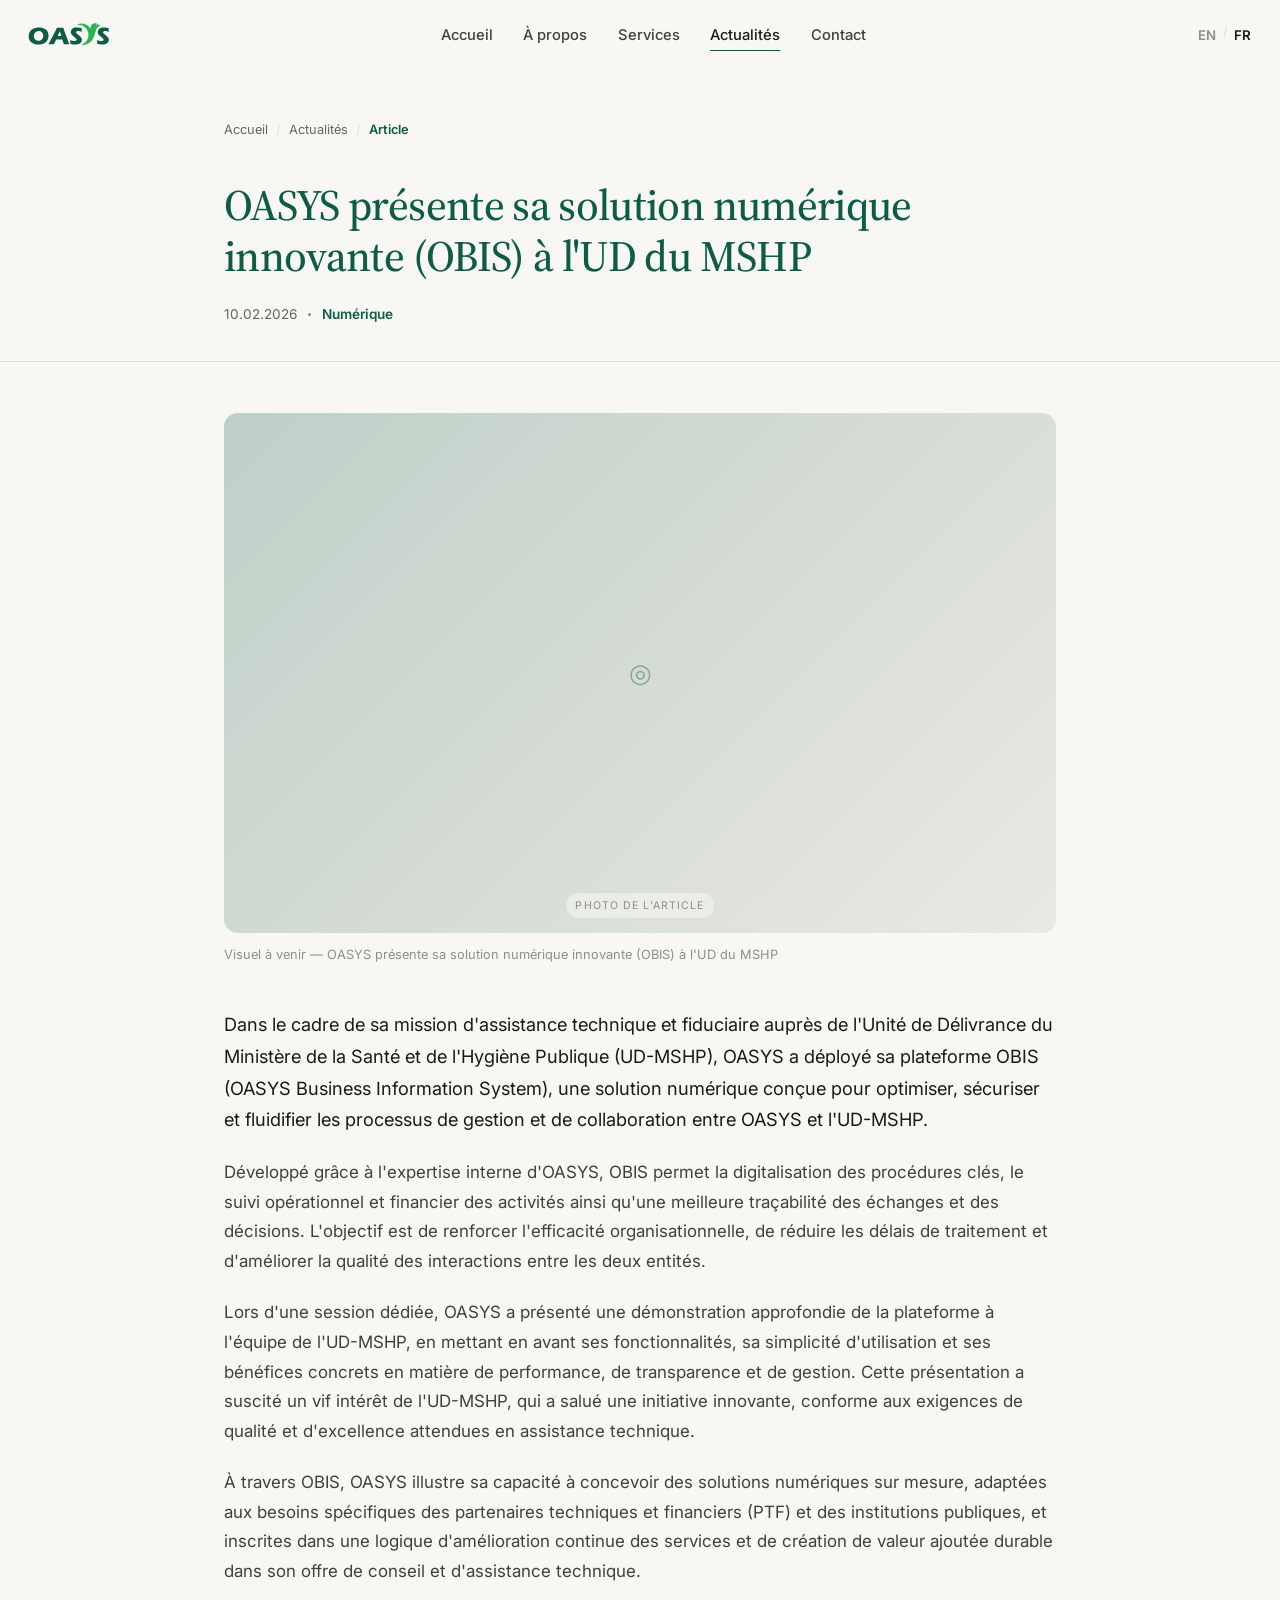
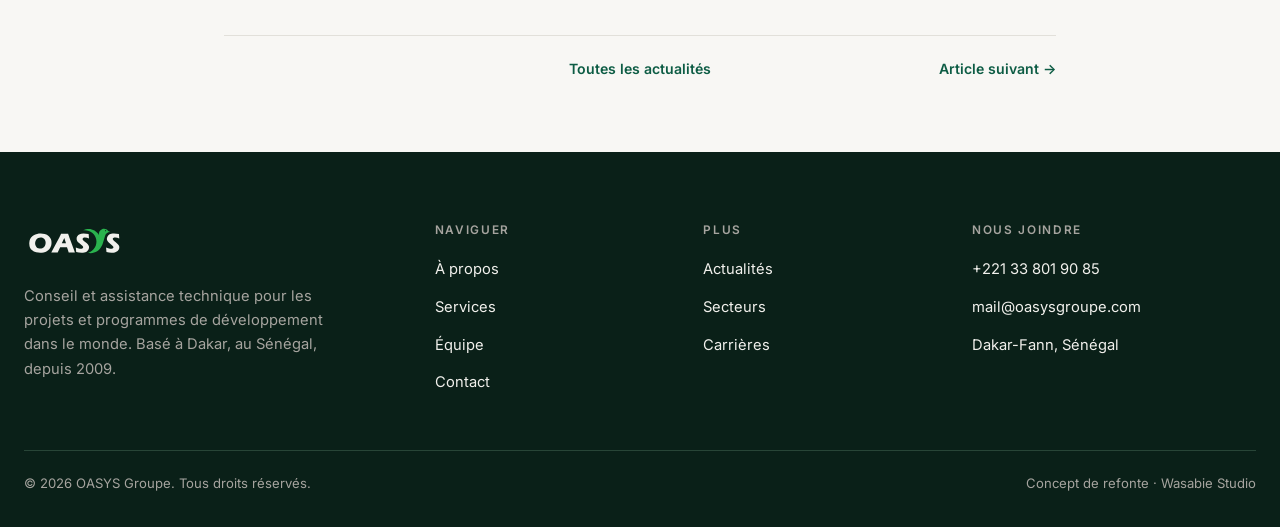
<file: oasys-article.html>
<!DOCTYPE html>
<html lang="fr">
<head>
<meta charset="utf-8">
<meta name="viewport" content="width=device-width, initial-scale=1">
<title>OASYS · News & Insights</title>
<link rel="icon" href="favicon.ico" sizes="48x48">
<link rel="icon" href="assets/favicon.svg" type="image/svg+xml">
<link rel="apple-touch-icon" href="assets/apple-touch-icon.png">
<link rel="preconnect" href="https://fonts.googleapis.com">
<link rel="preconnect" href="https://fonts.gstatic.com" crossorigin>
<link href="https://fonts.googleapis.com/css2?family=Inter:wght@200;400;500;600&family=Source+Serif+4:opsz,wght@8..60,400;8..60,500;8..60,600&display=swap" rel="stylesheet">
<style>
  :root{
    --bg:#f8f7f4;
    --panel:#ffffff;
    --surface:#f1f0ec;
    --surface-2:#eae8e3;
    --ink:#1a1a18;
    --body:#40403c;
    --muted:#676662;
    --faint:#8f8e8a;
    --border:#e8e6e1;
    --hair:#e2e0da;
    --forest:#0d5c44;
    --forest-deep:#0e2b20;
    --forest-deeper:#0a2018;
    --signal:#2ab34e;
    --on-dark:#f1f0ec;
    --on-dark-mut:#a6a49f;
    --on-dark-hair:#284537;
    --serif:"Source Serif 4",Georgia,"Times New Roman",serif;
    --sans:"Inter","Helvetica Neue",Arial,sans-serif;
    --maxw:1400px;
    --gutter:clamp(0.9rem,2.4vw,1.5rem);
    --section:clamp(4rem,8vw,7.5rem);
    --ease:cubic-bezier(.19,1,.22,1);
    --r:14px;
  }
  :root{color-scheme:light}

  *{box-sizing:border-box}
  html{scroll-behavior:smooth}
  body{margin:0;background:var(--bg);color:var(--body);font-family:var(--sans);font-size:17px;line-height:1.65;-webkit-font-smoothing:antialiased;overflow-x:hidden}
  h1,h2,h3,h4,h5{font-family:var(--serif);color:var(--ink);margin:0;font-weight:500;letter-spacing:-0.015em;text-wrap:balance;line-height:1.1}
  /* brand headings: h1/h2 in OASYS forest green. Dark-section rules are
     more specific, so headings on dark panels keep their light colour. */
  h1,h2{color:var(--forest)}
  p{margin:0;text-wrap:pretty}
  a{color:inherit}
  img,svg{max-width:100%}
  ::selection{background:var(--forest);color:#fff}
  :focus-visible{outline:2px solid var(--forest);outline-offset:3px;border-radius:2px}
  .wrap{max-width:var(--maxw);margin:0 auto;padding-inline:var(--gutter)}
  @media (prefers-reduced-motion:reduce){*{animation:none!important;transition-duration:.01ms!important;scroll-behavior:auto!important}}
  html.js-motion [data-reveal]{opacity:0;transform:translateY(20px);transition:opacity .8s var(--ease),transform .8s var(--ease);transition-delay:var(--d,0s)}
  html.js-motion [data-reveal].in{opacity:1;transform:none}
  [hidden]{display:none!important}


  /* buttons */
  .btn{font-family:var(--sans);font-weight:600;font-size:.94rem;border-radius:800px;padding:.8rem 1.55rem;cursor:pointer;border:1.5px solid transparent;text-decoration:none;display:inline-flex;align-items:center;gap:.5rem;transition:transform .2s var(--ease),background .2s,color .2s,border-color .2s}
  .btn .arw{transition:transform .3s var(--ease)}
  .btn:hover .arw{transform:translate(3px,-3px)}

  /* ---- nav ---- */
  nav.main{position:sticky;top:0;z-index:50;background:color-mix(in srgb,var(--bg) 85%,transparent);backdrop-filter:blur(10px);border-bottom:1px solid transparent;transition:border-color .3s}
  nav.main.scrolled{border-bottom-color:var(--hair)}
  nav.main .wrap{display:flex;align-items:center;justify-content:space-between;min-height:70px;gap:1rem}
  .logo{font-family:var(--serif);font-weight:600;font-size:1.45rem;color:var(--ink);text-decoration:none;display:inline-flex;align-items:center;gap:.1em}
  .logo .dot{width:.28em;height:.28em;border-radius:50%;background:var(--signal);display:inline-block}
  .logo-img{display:block;height:32px;width:auto}
  .navlinks{display:flex;gap:1.9rem}
  .navlinks a{font-size:.92rem;font-weight:500;color:var(--body);text-decoration:none;position:relative}
  .navlinks a::after{content:"";position:absolute;left:0;bottom:-4px;height:1.5px;width:0;background:var(--forest);transition:width .3s var(--ease)}
  .navlinks a:hover{color:var(--ink)}.navlinks a:hover::after{width:100%}
  .navlinks a[aria-current="page"]{color:var(--ink)}
  .navlinks a[aria-current="page"]::after{width:100%}
  .navtools{display:flex;align-items:center;gap:.7rem}
  .lang{display:inline-flex;gap:.1rem;font-size:.78rem;font-weight:600}
  .lang button{border:0;background:transparent;color:var(--faint);cursor:pointer;padding:.3rem .3rem;font-family:var(--sans);font-weight:600}
  @media (max-width:880px){.lang button{display:inline-grid;place-items:center;min-width:40px;min-height:44px;padding:0 .3rem;font-size:.84rem}}
  .lang button[aria-pressed="true"]{color:var(--ink)}.lang .sep{color:var(--hair)}
  .burger{display:none}
  @media (max-width:880px){.navlinks{display:none}.burger{display:grid;place-items:center;width:44px;height:44px;border:1px solid var(--border);border-radius:9px;background:transparent;color:var(--ink);cursor:pointer;font-size:1.1rem}}

  /* ---- filters ---- */


  /* ---- footer ---- */
  footer.site{background:var(--forest-deeper);color:var(--on-dark)}
  footer.site .wrap{padding-block:clamp(3rem,6vw,4.5rem) 2rem}
  .fgrid{display:grid;grid-template-columns:1.6fr 1fr 1fr 1.2fr;gap:2rem}
  @media (max-width:820px){.fgrid{grid-template-columns:1fr 1fr;gap:2.2rem}}
  @media (max-width:520px){.fgrid{grid-template-columns:1fr}}
  footer .fabout{margin-top:1rem;max-width:34ch;font-size:.92rem;color:var(--on-dark-mut)}
  footer h5{font-family:var(--sans);font-size:.74rem;letter-spacing:.14em;text-transform:uppercase;color:var(--on-dark-mut);margin:0 0 1.1rem;font-weight:600}
  footer ul{list-style:none;margin:0;padding:0;display:flex;flex-direction:column;gap:.6rem}
  footer ul a,footer ul span{color:var(--on-dark);text-decoration:none;font-size:.92rem}footer ul a:hover{color:var(--signal)}
  footer .logo-img{height:36px}
  @media (max-width:640px){footer ul{gap:.1rem}footer ul a,footer ul span{display:inline-block;padding-block:.45rem}}
  .fbottom{display:flex;justify-content:space-between;gap:1rem;flex-wrap:wrap;margin-top:clamp(2.4rem,5vw,3.4rem);padding-top:1.4rem;border-top:1px solid var(--on-dark-hair);font-size:.82rem;color:var(--on-dark-mut)}

  /* post detail modal */
  /* ---- article page ---- */
  .artwrap{max-width:80ch;margin:0 auto;padding-inline:var(--gutter)}

  .arthead{border-bottom:1px solid var(--hair)}
  .arthead .artwrap{padding-block:clamp(2rem,4vw,3rem) clamp(1.6rem,3vw,2.2rem)}
  .crumb{display:flex;align-items:center;gap:.5rem;flex-wrap:wrap;
    font-family:var(--sans);font-size:.8rem;color:var(--faint);margin-bottom:clamp(1.6rem,3.5vw,2.4rem)}
  .crumb a{color:var(--muted);text-decoration:none;transition:color .25s}
  .crumb a:hover{color:var(--forest)}
  .crumb .sep{color:var(--hair)}
  .crumb .cur{color:var(--forest);font-weight:600}
  .arthead h1{font-family:var(--serif);font-weight:500;color:var(--forest);
    font-size:clamp(1.75rem,3.4vw,2.7rem);line-height:1.2;letter-spacing:-0.015em;margin:0}
  .artmeta{display:flex;align-items:center;gap:.7rem;flex-wrap:wrap;margin-top:1.3rem;
    font-family:var(--sans);font-size:.85rem;color:var(--muted)}
  .artmeta .dot{width:3px;height:3px;border-radius:50%;background:var(--faint);flex:none}
  .artmeta .cat{color:var(--forest);font-weight:600}

  .artbody .artwrap{padding-block:clamp(2.2rem,4.5vw,3.2rem) clamp(3rem,6vw,4.5rem)}
  .art-p{color:var(--body);font-size:1.06rem;line-height:1.75;margin:0 0 1.35rem}
  .art-p:first-child{font-size:1.14rem;color:var(--ink)}
  .art-p:last-child{margin-bottom:0}
  .imgph{position:relative;background:
      linear-gradient(135deg,color-mix(in srgb,var(--forest) 22%,var(--surface)),var(--surface-2));
      overflow:hidden;border-radius:var(--r)}
  .imgph::after{content:attr(data-ph);position:absolute;left:50%;bottom:.9rem;transform:translateX(-50%);
      font-family:var(--sans);font-size:.66rem;letter-spacing:.1em;text-transform:uppercase;color:color-mix(in srgb,var(--ink) 45%,transparent);
      background:color-mix(in srgb,var(--bg) 55%,transparent);padding:.26rem .58rem;border-radius:800px;white-space:nowrap}
  .imgph .cam{position:absolute;inset:0;display:grid;place-items:center;opacity:.4;color:var(--forest);font-size:1.6rem}
  .art-figure{margin:0 0 clamp(2rem,4vw,2.8rem)}
  .art-figure .imgph{aspect-ratio:16/10}
  .art-cap{font-family:var(--sans);font-size:.8rem;color:var(--faint);margin:.75rem 0 0;line-height:1.5}
  .art-pub{margin-top:clamp(2.2rem,4vw,3rem);padding-top:1.3rem;border-top:1px solid var(--hair);
    font-family:var(--sans);font-size:.85rem;color:var(--faint)}
  .artnav{display:grid;grid-template-columns:1fr auto 1fr;align-items:center;gap:1rem;margin-top:clamp(2.2rem,4vw,3rem);padding-top:1.3rem;border-top:1px solid var(--hair)}
  .artnav a{font-family:var(--sans);font-weight:600;font-size:.88rem;color:var(--forest);text-decoration:none}
  .artnav a:hover{color:var(--signal)}
  .artnav #a-prev{justify-self:start}
  .artnav #a-next{justify-self:end}
  .artnav .mid{justify-self:center}
  @media (max-width:560px){.artnav{grid-template-columns:1fr;justify-items:center;gap:.9rem}.artnav #a-prev,.artnav #a-next{justify-self:center}.artnav .mid{order:3}}
</style>

</head>
<body>


<nav class="main" id="nav"><div class="wrap">
  <a class="logo" href="oasys-home.html#top" aria-label="OASYS — home"><img class="logo-img" src="assets/oasys-logo.svg" alt="OASYS"></a>
  <div class="navlinks">
    <a href="oasys-home.html" data-i="nav_home">Home</a>
    <a href="oasys-about.html" data-i="nav_about">About</a>
    <a href="oasys-services.html" data-i="nav_services">Services</a>
    <a href="oasys-blog.html" aria-current="page" data-i="nav_blog">News</a>
    <a href="oasys-contact.html" data-i="nav_contact">Contact</a>
  </div>
  <div class="navtools">
    <div class="lang" role="group" aria-label="Language"><button id="lang-en" aria-pressed="false">EN</button><span class="sep">/</span><button id="lang-fr" aria-pressed="true">FR</button></div>
    <button class="burger" id="burger" aria-label="Menu">≡</button>
  </div>
</div></nav>

<a id="top"></a>

<!-- ARTICLE HEADER -->
<header class="arthead">
  <div class="artwrap">
    <nav class="crumb" aria-label="Breadcrumb">
      <a href="oasys-home.html" data-i="crumb_home">Home</a><span class="sep">/</span>
      <a href="oasys-blog.html" data-i="crumb_news">News</a><span class="sep">/</span>
      <span class="cur" data-i="crumb_art">Article</span>
    </nav>
    <h1 id="a-title">&nbsp;</h1>
    <div class="artmeta">
      <span id="a-date"></span><span class="dot"></span><span class="cat" id="a-cat"></span>
    </div>
  </div>
</header>

<!-- ARTICLE BODY -->
<article class="artbody">
  <div class="artwrap">
    <figure class="art-figure">
      <div class="imgph" id="a-img" data-ph="Article photo"><span class="cam">◎</span></div>
      <figcaption class="art-cap" id="a-cap"></figcaption>
    </figure>
    <div id="a-body"></div>
    <div class="artnav">
      <a id="a-prev" href="#" style="visibility:hidden"></a>
      <a class="mid" href="oasys-blog.html" data-i="art_all">All news</a>
      <a id="a-next" href="#" style="visibility:hidden"></a>
    </div>
  </div>
</article>

<footer class="site"><div class="wrap">
  <div class="fgrid">
    <div>
      <a class="logo" href="oasys-home.html#top" aria-label="OASYS — home"><img class="logo-img" src="assets/oasys-logo-light.svg" alt="OASYS"></a>
      <p class="fabout" data-i="ft_about">Consulting and technical assistance for development projects and programs around the world. Based in Dakar, Senegal, since 2009.</p>
    </div>
    <div><h5 data-i="ft_nav">Navigate</h5><ul>
      <li><a href="oasys-about.html" data-i="nav_about2">About</a></li><li><a href="oasys-services.html" data-i="nav_services2">Services</a></li>
      <li><a href="oasys-about.html#team" data-i="nav_team2">Team</a></li><li><a href="oasys-contact.html" data-i="nav_contact2">Contact</a></li></ul></div>
    <div><h5 data-i="ft_more">More</h5><ul>
      <li><a href="oasys-blog.html" data-i="ft_blog">News</a></li><li><a href="oasys-services.html#sectors" data-i="ft_sectors">Sectors</a></li><li><a href="#" data-i="ft_careers">Careers</a></li></ul></div>
    <div><h5 data-i="ft_reach">Reach us</h5><ul>
      <li><a href="tel:+221338019085">+221 33 801 90 85</a></li><li><a href="mailto:mail@oasysgroupe.com">mail@oasysgroupe.com</a></li><li><span data-i="ft_addr">Dakar-Fann, Sénégal</span></li></ul></div>
  </div>
  <div class="fbottom"><span>© 2026 OASYS Groupe. <span data-i="ft_rights">All rights reserved.</span></span><span data-i="ft_credit">Redesign concept · Wasabie Studio</span></div>
</div></footer>
<script>
/* Land at the top when you arrive on a page.
   Clicking a nav link for the page you are already on is a same-URL
   navigation, which browsers treat as a reload — and a reload restores the
   scroll position you had. Clicking "About" from the bottom of the About page
   therefore dropped you back at its footer, reading as a broken link.
   Back and Forward are deliberately left alone: returning to where you were
   is what a visitor wants there. Deep links (#team, #a=3, #svc-2) are
   untouched, since only a hash-less arrival is reset. */
(function(){
  if(location.hash) return;
  var nav=null;
  try{ nav=(performance.getEntriesByType&&performance.getEntriesByType('navigation')[0])||null; }catch(e){}
  var type=nav?nav.type:'navigate';
  if(type==='back_forward') return;
  // 'manual' is what stops the browser restoring the old position on a
  // reload, but it is a property of this history ENTRY — leave it set and
  // Back stops restoring too. So it goes back to 'auto' once the page has
  // settled, and only this arrival is forced to the top.
  var prev='auto';
  try{ if('scrollRestoration' in history){ prev=history.scrollRestoration; history.scrollRestoration='manual'; } }catch(e){}
  window.scrollTo(0,0);
  window.addEventListener('load',function(){
    if(!location.hash) window.scrollTo(0,0);
    setTimeout(function(){ try{ history.scrollRestoration=prev; }catch(e){} },0);
  });
})();
</script>


<script>
  (function(){var n=document.getElementById('nav');addEventListener('scroll',function(){n.classList.toggle('scrolled',scrollY>8);},{passive:true});})();
  (function(){var burger=document.getElementById('burger'),links=document.querySelector('.navlinks');
    burger.addEventListener('click',function(){var open=links.style.display==='flex';
      links.style.cssText=open?'':'display:flex;position:absolute;top:70px;left:0;right:0;flex-direction:column;gap:1.1rem;background:var(--bg);padding:1.5rem var(--gutter);border-bottom:1px solid var(--hair)';});})();

  /* Articles now live in /data/posts.json so non-technical staff can add
     news through the CMS at /admin. */
  var ARTICLES=[];
  var FR={"nav_home": "Accueil", "nav_about": "À propos", "nav_services": "Services", "nav_blog": "Actualités", "nav_contact": "Contact", "crumb_home": "Accueil", "crumb_news": "Actualités", "crumb_art": "Article", "art_all": "Toutes les actualités", "ft_about": "Conseil et assistance technique pour les projets et programmes de développement dans le monde. Basé à Dakar, au Sénégal, depuis 2009.", "ft_nav": "Naviguer", "ft_more": "Plus", "ft_reach": "Nous joindre", "ft_blog": "Actualités", "ft_sectors": "Secteurs", "ft_careers": "Carrières", "nav_about2": "À propos", "nav_services2": "Services", "nav_team2": "Équipe", "nav_contact2": "Contact", "ft_addr": "Dakar-Fann, Sénégal", "ft_rights": "Tous droits réservés.", "ft_credit": "Concept de refonte · Wasabie Studio"};
  var EN={};
  var lang='fr';

  function current(){
    var m=/[#?&]a=(\d+)/.exec(location.hash) || /[?&]a=(\d+)/.exec(location.search);
    var n=m?parseInt(m[1],10):1;
    var i=n-1;
    return (i>=0 && i<ARTICLES.length) ? i : 0;
  }
  var idx=current();

  function render(){
    if(!ARTICLES.length)return;
    var a=ARTICLES[idx], fr=(lang==='fr');
    var title=fr?a.titleFr:a.titleEn;
    document.getElementById('a-title').innerHTML=title;
    document.getElementById('a-date').textContent=a.date;
    document.getElementById('a-cat').innerHTML=fr?a.catFr:a.catEn;
    document.getElementById('a-body').innerHTML=(fr?a.bodyFr:a.bodyEn)
      .map(function(t){return '<p class="art-p">'+t+'</p>';}).join('');
    var figure=document.getElementById('a-img');
    var caption=document.getElementById('a-cap');
    if(a.photo){
      figure.className='';
      figure.innerHTML='<img src="'+a.photo+'" alt="" loading="lazy" style="width:100%;height:100%;object-fit:cover;display:block;border-radius:var(--r)">';
      caption.textContent='';
    }else{
      figure.className='imgph';
      figure.setAttribute('data-ph', fr?'Photo de l\u2019article':'Article photo');
      figure.innerHTML='<span class="cam">\u25ce</span>';
      caption.textContent=(fr?'Visuel \u00e0 venir \u2014 ':'Image to come \u2014 ')+(fr?a.titleFr:a.titleEn).replace(/<[^>]*>/g,'');
    }
    document.title='OASYS \u00b7 '+String(title).replace(/<[^>]*>/g,'').slice(0,60);

    var prev=document.getElementById('a-prev'), next=document.getElementById('a-next');
    var pi=prevDetailIdx(idx), ni=nextDetailIdx(idx);
    prev.style.visibility=pi>=0?'visible':'hidden'; next.style.visibility=ni>=0?'visible':'hidden';
    if(pi>=0){ prev.href='#a='+(pi+1); prev.textContent=(fr?'\u2190 Article pr\u00e9c\u00e9dent':'\u2190 Previous article'); }
    if(ni>=0){ next.href='#a='+(ni+1); next.textContent=(fr?'Article suivant \u2192':'Next article \u2192'); }
  }
  function prevDetailIdx(from){ for(var i=from-1;i>=0;i--){ if(ARTICLES[i].hasBody) return i; } return -1; }
  function nextDetailIdx(from){ for(var i=from+1;i<ARTICLES.length;i++){ if(ARTICLES[i].hasBody) return i; } return -1; }

  (function(){
    document.querySelectorAll('[data-i]').forEach(function(el){EN[el.getAttribute('data-i')]=el.innerHTML;});
    var en=document.getElementById('lang-en'), frb=document.getElementById('lang-fr');
    function applyUI(m,l){document.querySelectorAll('[data-i]').forEach(function(el){var k=el.getAttribute('data-i');if(m[k]!=null)el.innerHTML=m[k];});document.documentElement.setAttribute('lang',l);}
    en.addEventListener('click',function(){try{localStorage.setItem('oasysLang','en');}catch(e){}lang='en';applyUI(EN,'en');render();en.setAttribute('aria-pressed','true');frb.setAttribute('aria-pressed','false');});
    frb.addEventListener('click',function(){try{localStorage.setItem('oasysLang','fr');}catch(e){}lang='fr';applyUI(FR,'fr');render();frb.setAttribute('aria-pressed','true');en.setAttribute('aria-pressed','false');});
    /* French is the default; English only for a visitor who picked it before */
    var saved=null; try{saved=localStorage.getItem('oasysLang');}catch(e){}
    (saved==='en'?en:frb).click();
  })();

  fetch('data/posts.json').then(function(r){return r.json();}).then(function(d){
    // #a=N must match the News list's numbering exactly — that page numbers
    // every item (including headline-only ones with no body) by its position
    // in the full array, so this can't filter before indexing or the two
    // pages' numbers drift apart.
    ARTICLES=d.items.map(function(p){
      return {catEn:p.cat_en,catFr:p.cat_fr,date:p.date,photo:p.photo,titleEn:p.title_en,titleFr:p.title_fr,
        hasBody:!!p.body_en,
        bodyEn:p.body_en?p.body_en.split('\n\n'):[],bodyFr:p.body_fr?p.body_fr.split('\n\n'):[]};
    });
    idx=current();
    render();
  });

  /* Prev/next stay on this document, so re-render when the hash changes. */
  window.addEventListener('hashchange',function(){
    var i=current();
    if(i!==idx){ idx=i; render(); window.scrollTo(0,0); }
  });
</script>
</body>
</html>
</file>
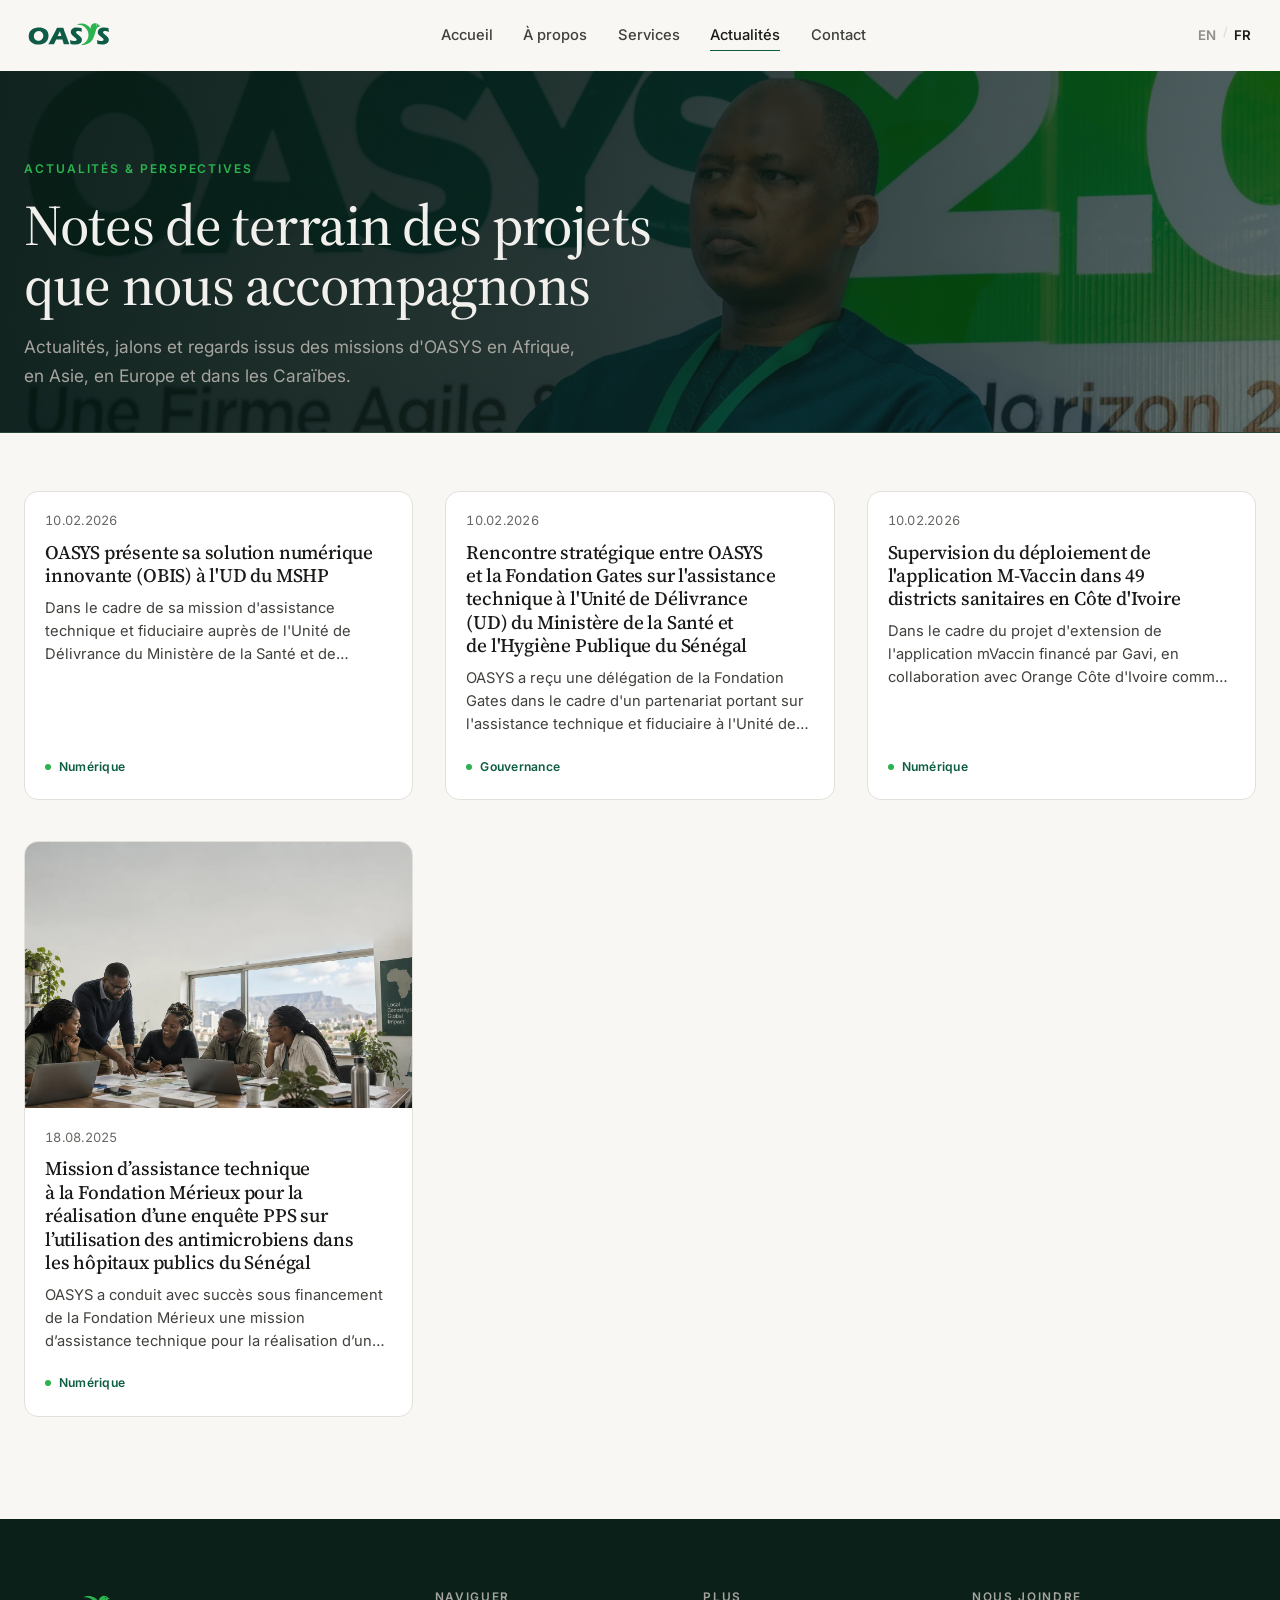
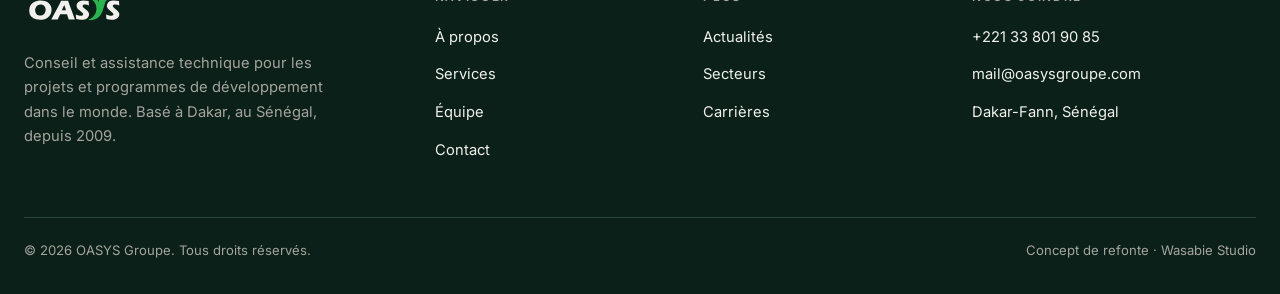
<file: oasys-blog.html>
<!DOCTYPE html>
<html lang="fr">
<head>
<meta charset="utf-8">
<meta name="viewport" content="width=device-width, initial-scale=1">
<title>OASYS · News & Insights</title>
<link rel="icon" href="favicon.ico" sizes="48x48">
<link rel="icon" href="assets/favicon.svg" type="image/svg+xml">
<link rel="apple-touch-icon" href="assets/apple-touch-icon.png">
<link rel="preconnect" href="https://fonts.googleapis.com">
<link rel="preconnect" href="https://fonts.gstatic.com" crossorigin>
<link href="https://fonts.googleapis.com/css2?family=Inter:wght@200;400;500;600&family=Source+Serif+4:opsz,wght@8..60,400;8..60,500;8..60,600&display=swap" rel="stylesheet">
<style>
  :root{
    --bg:#f8f7f4;
    --panel:#ffffff;
    --surface:#f1f0ec;
    --surface-2:#eae8e3;
    --ink:#1a1a18;
    --body:#40403c;
    --muted:#676662;
    --faint:#8f8e8a;
    --border:#e8e6e1;
    --hair:#e2e0da;
    --forest:#0d5c44;
    --forest-deep:#0e2b20;
    --forest-deeper:#0a2018;
    --signal:#2ab34e;
    --on-dark:#f1f0ec;
    --on-dark-mut:#a6a49f;
    --on-dark-hair:#284537;
    --serif:"Source Serif 4",Georgia,"Times New Roman",serif;
    --sans:"Inter","Helvetica Neue",Arial,sans-serif;
    --maxw:1400px;
    --gutter:clamp(0.9rem,2.4vw,1.5rem);
    --section:clamp(4rem,8vw,7.5rem);
    --ease:cubic-bezier(.19,1,.22,1);
    --r:14px;
  }
  :root{color-scheme:light}

  *{box-sizing:border-box}
  html{scroll-behavior:smooth}
  body{margin:0;background:var(--bg);color:var(--body);font-family:var(--sans);font-size:17px;line-height:1.65;-webkit-font-smoothing:antialiased;overflow-x:hidden}
  h1,h2,h3,h4,h5{font-family:var(--serif);color:var(--ink);margin:0;font-weight:500;letter-spacing:-0.015em;text-wrap:balance;line-height:1.1}
  /* brand headings: h1/h2 in OASYS forest green. Dark-section rules are
     more specific, so headings on dark panels keep their light colour. */
  h1,h2{color:var(--forest)}
  p{margin:0;text-wrap:pretty}
  a{color:inherit}
  img,svg{max-width:100%}
  ::selection{background:var(--forest);color:#fff}
  :focus-visible{outline:2px solid var(--forest);outline-offset:3px;border-radius:2px}
  .wrap{max-width:var(--maxw);margin:0 auto;padding-inline:var(--gutter)}
  @media (prefers-reduced-motion:reduce){*{animation:none!important;transition-duration:.01ms!important;scroll-behavior:auto!important}}
  html.js-motion [data-reveal]{opacity:0;transform:translateY(20px);transition:opacity .8s var(--ease),transform .8s var(--ease);transition-delay:var(--d,0s)}
  html.js-motion [data-reveal].in{opacity:1;transform:none}
  [hidden]{display:none!important}

  /* image placeholder (mockup) */
  .imgph{position:relative;background:
      linear-gradient(135deg,color-mix(in srgb,var(--forest) 22%,var(--surface)),var(--surface-2));
      overflow:hidden;border-radius:var(--r)}
  .imgph::after{content:attr(data-ph);position:absolute;left:50%;bottom:.9rem;transform:translateX(-50%);
      font-family:var(--sans);font-size:.66rem;letter-spacing:.1em;text-transform:uppercase;color:color-mix(in srgb,var(--ink) 45%,transparent);
      background:color-mix(in srgb,var(--bg) 55%,transparent);padding:.26rem .58rem;border-radius:800px;white-space:nowrap}
  .imgph .cam{position:absolute;inset:0;display:grid;place-items:center;opacity:.4;color:var(--forest);font-size:1.6rem}

  /* buttons */
  .btn{font-family:var(--sans);font-weight:600;font-size:.94rem;border-radius:800px;padding:.8rem 1.55rem;cursor:pointer;border:1.5px solid transparent;text-decoration:none;display:inline-flex;align-items:center;gap:.5rem;transition:transform .2s var(--ease),background .2s,color .2s,border-color .2s}
  .btn .arw{transition:transform .3s var(--ease)}
  .btn:hover .arw{transform:translate(3px,-3px)}
  .btn-line{background:transparent;color:var(--ink);border-color:var(--border)}
  .btn-line:hover{border-color:var(--ink);transform:translateY(-2px)}
  .txtlink{font-family:var(--sans);font-weight:600;font-size:.93rem;color:var(--forest);text-decoration:none;display:inline-flex;align-items:center;gap:.4rem}
  .txtlink .arw{transition:transform .3s var(--ease)}
  .txtlink:hover .arw{transform:translate(3px,-3px)}

  /* ---- nav ---- */
  nav.main{position:sticky;top:0;z-index:50;background:color-mix(in srgb,var(--bg) 85%,transparent);backdrop-filter:blur(10px);border-bottom:1px solid transparent;transition:border-color .3s}
  nav.main.scrolled{border-bottom-color:var(--hair)}
  nav.main .wrap{display:flex;align-items:center;justify-content:space-between;min-height:70px;gap:1rem}
  .logo{font-family:var(--serif);font-weight:600;font-size:1.45rem;color:var(--ink);text-decoration:none;display:inline-flex;align-items:center;gap:.1em}
  .logo .dot{width:.28em;height:.28em;border-radius:50%;background:var(--signal);display:inline-block}
  .logo-img{display:block;height:32px;width:auto}
  .navlinks{display:flex;gap:1.9rem}
  .navlinks a{font-size:.92rem;font-weight:500;color:var(--body);text-decoration:none;position:relative}
  .navlinks a::after{content:"";position:absolute;left:0;bottom:-4px;height:1.5px;width:0;background:var(--forest);transition:width .3s var(--ease)}
  .navlinks a:hover{color:var(--ink)}.navlinks a:hover::after{width:100%}
  .navlinks a[aria-current="page"]{color:var(--ink)}
  .navlinks a[aria-current="page"]::after{width:100%}
  .navtools{display:flex;align-items:center;gap:.7rem}
  .lang{display:inline-flex;gap:.1rem;font-size:.78rem;font-weight:600}
  .lang button{border:0;background:transparent;color:var(--faint);cursor:pointer;padding:.3rem .3rem;font-family:var(--sans);font-weight:600}
  @media (max-width:880px){.lang button{display:inline-grid;place-items:center;min-width:40px;min-height:44px;padding:0 .3rem;font-size:.84rem}}
  .lang button[aria-pressed="true"]{color:var(--ink)}.lang .sep{color:var(--hair)}
  .burger{display:none}
  @media (max-width:880px){.navlinks{display:none}.burger{display:grid;place-items:center;width:44px;height:44px;border:1px solid var(--border);border-radius:9px;background:transparent;color:var(--ink);cursor:pointer;font-size:1.1rem}}

  /* ---- blog hero ---- */
  .eyebrow{font-family:var(--sans);font-weight:600;font-size:.75rem;letter-spacing:.16em;text-transform:uppercase;color:var(--forest);display:block;margin-bottom:1rem}
  .bloghero{position:relative;z-index:0;overflow:hidden;border-bottom:1px solid var(--on-dark-hair)}
  .bloghero .hero-bg{position:absolute;inset:0;width:100%;height:100%;object-fit:cover;object-position:center 25%;z-index:-2}
  .bloghero .hero-scrim{position:absolute;inset:0;z-index:-1;background:linear-gradient(100deg,rgba(8,26,19,.94) 0%,rgba(8,26,19,.86) 42%,rgba(8,26,19,.62) 100%)}
  @media (max-width:820px){.bloghero .hero-scrim{background:linear-gradient(180deg,rgba(8,26,19,.88) 0%,rgba(8,26,19,.9) 100%)}}
  .bloghero .wrap{padding-block:clamp(3.5rem,7vw,5.5rem) clamp(1.8rem,3.5vw,2.6rem)}
  .bloghero .eyebrow{color:var(--signal)}
  .bloghero h1{color:var(--on-dark);font-size:clamp(2.2rem,5vw,3.6rem);max-width:24ch;font-weight:500;line-height:1.05}
  .bloghero .lead{color:var(--on-dark-mut);max-width:52ch;margin-top:1.1rem;font-size:1.08rem}

  /* ---- blog list ---- */
  .bloglist{background:var(--bg)}
  .bloglist .wrap{padding-block:clamp(2.4rem,5vw,3.6rem) var(--section)}
  .pgrid{display:grid;grid-template-columns:repeat(3,1fr);gap:clamp(1.8rem,3.2vw,2.8rem) clamp(1.4rem,2.5vw,2.2rem)}
  @media (max-width:900px){.pgrid{grid-template-columns:repeat(2,1fr)}}
  @media (max-width:600px){.pgrid{grid-template-columns:1fr}}

  .post{display:flex;flex-direction:column;text-decoration:none;color:inherit;border:1px solid var(--hair);border-radius:var(--r);background:var(--panel);overflow:hidden;
    transition:transform .4s var(--ease),box-shadow .4s var(--ease),border-color .4s}
  .post:hover{transform:translateY(-5px);box-shadow:0 26px 54px -32px rgba(20,32,25,.22);border-color:var(--border)}
  .post-media{position:relative;aspect-ratio:16/11;border-radius:0;overflow:hidden}
  .post-media img{width:100%;height:100%;object-fit:cover;display:block}
  .post-media::after{bottom:.7rem}
  .post-media .scrim{position:absolute;inset:0;background:linear-gradient(180deg,rgba(10,26,19,0) 55%,rgba(10,26,19,.14) 100%);opacity:0;transition:opacity .4s var(--ease)}
  .post:hover .post-media .scrim{opacity:1}
  .post-arw{position:absolute;top:.8rem;right:.8rem;width:38px;height:38px;border-radius:50%;background:rgba(255,255,255,.94);color:var(--forest);display:grid;place-items:center;font-size:.95rem;
    opacity:0;transform:translateY(-6px) scale(.9);transition:opacity .35s var(--ease),transform .35s var(--ease)}
  .post:hover .post-arw{opacity:1;transform:none}
  .post-body{padding:1.15rem 1.25rem 1.4rem;display:flex;flex-direction:column;gap:.6rem;flex:1}
  .post-date{font-size:.8rem;color:var(--muted);font-variant-numeric:tabular-nums;letter-spacing:.02em}
  .post-title{font-family:var(--serif);font-size:1.2rem;line-height:1.22;color:var(--ink);font-weight:500;letter-spacing:-0.01em;transition:color .25s}
  .post:hover .post-title{color:var(--forest)}
  .post-cat{margin-top:auto;padding-top:.7rem;display:inline-flex;align-items:center;gap:.5rem;font-family:var(--sans);font-size:.76rem;font-weight:600;letter-spacing:.02em;color:var(--forest);text-transform:none}
  .post-cat .dot{width:6px;height:6px;border-radius:50%;background:var(--signal);flex:none}
  .post-ex{color:var(--body);font-size:.92rem;line-height:1.55;margin:0;
    display:-webkit-box;-webkit-line-clamp:3;-webkit-box-orient:vertical;overflow:hidden}
  .post.nodetail{cursor:default}
  .post.nodetail:hover{transform:none;box-shadow:none;border-color:var(--hair)}
  .post.nodetail:hover .post-title{color:var(--ink)}


  /* ---- footer ---- */
  footer.site{background:var(--forest-deeper);color:var(--on-dark)}
  footer.site .wrap{padding-block:clamp(3rem,6vw,4.5rem) 2rem}
  .fgrid{display:grid;grid-template-columns:1.6fr 1fr 1fr 1.2fr;gap:2rem}
  @media (max-width:820px){.fgrid{grid-template-columns:1fr 1fr;gap:2.2rem}}
  @media (max-width:520px){.fgrid{grid-template-columns:1fr}}
  footer .fabout{margin-top:1rem;max-width:34ch;font-size:.92rem;color:var(--on-dark-mut)}
  footer h5{font-family:var(--sans);font-size:.74rem;letter-spacing:.14em;text-transform:uppercase;color:var(--on-dark-mut);margin:0 0 1.1rem;font-weight:600}
  footer ul{list-style:none;margin:0;padding:0;display:flex;flex-direction:column;gap:.6rem}
  footer ul a,footer ul span{color:var(--on-dark);text-decoration:none;font-size:.92rem}footer ul a:hover{color:var(--signal)}
  footer .logo-img{height:36px}
  @media (max-width:640px){footer ul{gap:.1rem}footer ul a,footer ul span{display:inline-block;padding-block:.45rem}}
  .fbottom{display:flex;justify-content:space-between;gap:1rem;flex-wrap:wrap;margin-top:clamp(2.4rem,5vw,3.4rem);padding-top:1.4rem;border-top:1px solid var(--on-dark-hair);font-size:.82rem;color:var(--on-dark-mut)}

</style>
</head>
<body>


<nav class="main" id="nav"><div class="wrap">
  <a class="logo" href="oasys-home.html#top" aria-label="OASYS — home"><img class="logo-img" src="assets/oasys-logo.svg" alt="OASYS"></a>
  <div class="navlinks">
    <a href="oasys-home.html" data-i="nav_home">Home</a>
    <a href="oasys-about.html" data-i="nav_about">About</a>
    <a href="oasys-services.html" data-i="nav_services">Services</a>
    <a href="oasys-blog.html" aria-current="page" data-i="nav_blog">News</a>
    <a href="oasys-contact.html" data-i="nav_contact">Contact</a>
  </div>
  <div class="navtools">
    <div class="lang" role="group" aria-label="Language"><button id="lang-en" aria-pressed="false">EN</button><span class="sep">/</span><button id="lang-fr" aria-pressed="true">FR</button></div>
    <button class="burger" id="burger" aria-label="Menu">≡</button>
  </div>
</div></nav>

<a id="top"></a>

<!-- BLOG HERO -->
<header class="bloghero">
  <img class="hero-bg" src="assets/news-hero.webp" alt="" aria-hidden="true">
  <span class="hero-scrim" aria-hidden="true"></span>
  <div class="wrap">
    <span class="eyebrow" data-reveal data-i="blog_eye">News &amp; Insights</span>
    <h1 data-reveal style="--d:.06s" data-i="blog_h">Field notes from the projects we support</h1>
    <p class="lead" data-reveal style="--d:.12s" data-i="blog_lead">Updates, milestones and perspectives from OASYS missions across Africa, Asia, Europe and the Caribbean.</p>
  </div>
</header>

<!-- BLOG LIST -->
<section class="bloglist">
  <div class="wrap">
    <div class="pgrid" id="pgrid"><!-- injected by JS from data/posts.json --></div>
  </div>
</section>

<footer class="site"><div class="wrap">
  <div class="fgrid">
    <div>
      <a class="logo" href="oasys-home.html#top" aria-label="OASYS — home"><img class="logo-img" src="assets/oasys-logo-light.svg" alt="OASYS"></a>
      <p class="fabout" data-i="ft_about">Consulting and technical assistance for development projects and programs around the world. Based in Dakar, Senegal, since 2009.</p>
    </div>
    <div><h5 data-i="ft_nav">Navigate</h5><ul>
      <li><a href="oasys-about.html" data-i="nav_about2">About</a></li><li><a href="oasys-services.html" data-i="nav_services2">Services</a></li>
      <li><a href="oasys-about.html#team" data-i="nav_team2">Team</a></li><li><a href="oasys-contact.html" data-i="nav_contact2">Contact</a></li></ul></div>
    <div><h5 data-i="ft_more">More</h5><ul>
      <li><a href="oasys-blog.html" data-i="ft_blog">News</a></li><li><a href="oasys-services.html#sectors" data-i="ft_sectors">Sectors</a></li><li><a href="#" data-i="ft_careers">Careers</a></li></ul></div>
    <div><h5 data-i="ft_reach">Reach us</h5><ul>
      <li><a href="tel:+221338019085">+221 33 801 90 85</a></li><li><a href="mailto:mail@oasysgroupe.com">mail@oasysgroupe.com</a></li><li><span data-i="ft_addr">Dakar-Fann, Sénégal</span></li></ul></div>
  </div>
  <div class="fbottom"><span>© 2026 OASYS Groupe. <span data-i="ft_rights">All rights reserved.</span></span><span data-i="ft_credit">Redesign concept · Wasabie Studio</span></div>
</div></footer>
<script>
/* Land at the top when you arrive on a page.
   Clicking a nav link for the page you are already on is a same-URL
   navigation, which browsers treat as a reload — and a reload restores the
   scroll position you had. Clicking "About" from the bottom of the About page
   therefore dropped you back at its footer, reading as a broken link.
   Back and Forward are deliberately left alone: returning to where you were
   is what a visitor wants there. Deep links (#team, #a=3, #svc-2) are
   untouched, since only a hash-less arrival is reset. */
(function(){
  if(location.hash) return;
  var nav=null;
  try{ nav=(performance.getEntriesByType&&performance.getEntriesByType('navigation')[0])||null; }catch(e){}
  var type=nav?nav.type:'navigate';
  if(type==='back_forward') return;
  // 'manual' is what stops the browser restoring the old position on a
  // reload, but it is a property of this history ENTRY — leave it set and
  // Back stops restoring too. So it goes back to 'auto' once the page has
  // settled, and only this arrival is forced to the top.
  var prev='auto';
  try{ if('scrollRestoration' in history){ prev=history.scrollRestoration; history.scrollRestoration='manual'; } }catch(e){}
  window.scrollTo(0,0);
  window.addEventListener('load',function(){
    if(!location.hash) window.scrollTo(0,0);
    setTimeout(function(){ try{ history.scrollRestoration=prev; }catch(e){} },0);
  });
})();
</script>


<script>
  (function(){var n=document.getElementById('nav');addEventListener('scroll',function(){n.classList.toggle('scrolled',scrollY>8);},{passive:true});})();

  (function(){var burger=document.getElementById('burger'),links=document.querySelector('.navlinks');
    burger.addEventListener('click',function(){var open=links.style.display==='flex';
      links.style.cssText=open?'':'display:flex;position:absolute;top:70px;left:0;right:0;flex-direction:column;gap:1.1rem;background:var(--bg);padding:1.5rem var(--gutter);border-bottom:1px solid var(--hair)';});})();


  /* reveal on scroll */
  (function(){
    var reduce=matchMedia('(prefers-reduced-motion:reduce)').matches;
    if(reduce||!('IntersectionObserver' in window))return;
    document.documentElement.classList.add('js-motion');
    var io=new IntersectionObserver(function(es){es.forEach(function(en){if(en.isIntersecting){en.target.classList.add('in');io.unobserve(en.target);}});},{threshold:.14,rootMargin:'0px 0px -6% 0px'});
    window.__observeReveals=function(root){(root||document).querySelectorAll('[data-reveal]:not(.in)').forEach(function(el){io.observe(el);});};
    window.__observeReveals(document);
  })();

  /* posts — now live in /data/posts.json so non-technical staff can add
     news through the CMS at /admin */
  (function(){
    function esc(s){return String(s).replace(/&/g,"&amp;").replace(/</g,"&lt;").replace(/>/g,"&gt;");}
    function excerptOf(body){
      if(!body)return "";
      var first=body.split("\n\n")[0];
      return first.length>160 ? first.slice(0,160).replace(/\s+\S*$/,"")+"…" : first;
    }
    var curLang=(function(){try{return localStorage.getItem('oasysLang')==='en'?'en':'fr';}catch(e){return 'fr';}})();
    var POSTS=[];
    function renderPosts(lang){
      var host=document.getElementById('pgrid');
      host.innerHTML=POSTS.map(function(p,i){
        var n=i+1;
        var hasDetail=!!p.body_en;
        var title=lang==='fr'?p.title_fr:p.title_en;
        var excerpt=excerptOf(lang==='fr'?p.body_fr:p.body_en);
        var catLbl=lang==='fr'?p.cat_fr:p.cat_en;
        var excHtml=excerpt?'<p class="post-ex">'+esc(excerpt)+'</p>':'';
        var media=p.photo
          ? '<div class="post-media"><img src="'+esc(p.photo)+'" alt="" loading="lazy"><span class="scrim"></span><span class="post-arw"><svg width="14" height="14" viewBox="0 0 24 24" fill="none" stroke="currentColor" stroke-width="1.8" stroke-linecap="round" stroke-linejoin="round"><path d="M7 17 17 7"/><path d="M7 7h10v10"/></svg></span></div>'
          : '';
        return hasDetail
          ? '<a class="post" href="oasys-article.html#a='+n+'" id="post-'+n+'" data-reveal'+(i?' style="--d:'+((i%4)*0.05).toFixed(2)+'s"':'')+'>'+
              media+
              '<div class="post-body"><div class="post-date">'+esc(p.date)+'</div>'+
              '<h3 class="post-title">'+esc(title)+'</h3>'+excHtml+
              '<span class="post-cat"><span class="dot"></span><span>'+esc(catLbl)+'</span></span></div></a>'
          : '<a class="post nodetail" href="#" id="post-'+n+'" onclick="return false;" data-reveal'+(i?' style="--d:'+((i%4)*0.05).toFixed(2)+'s"':'')+'>'+
              media+
              '<div class="post-body"><div class="post-date">'+esc(p.date)+'</div>'+
              '<h3 class="post-title">'+esc(title)+'</h3>'+
              '<span class="post-cat"><span class="dot"></span><span>'+esc(catLbl)+'</span></span></div></a>';
      }).join('');
      window.__observeReveals(host);
    }
    window.__renderPosts=function(lang){curLang=lang;if(POSTS.length)renderPosts(lang);};
    fetch('data/posts.json').then(function(r){return r.json();}).then(function(d){
      POSTS=d.items;
      renderPosts(curLang);
    });
  })();

  /* bilingual */
  var FR={
    nav_home:"Accueil",nav_about:"À propos",nav_services:"Services",nav_sectors:"Secteurs",nav_team:"Équipe",nav_blog:"Actualités",nav_contact:"Contact",
    blog_eye:"Actualités & Perspectives",
    blog_h:"Notes de terrain des projets que nous accompagnons",
    blog_lead:"Actualités, jalons et regards issus des missions d'OASYS en Afrique, en Asie, en Europe et dans les Caraïbes.",
    ft_about:"Conseil et assistance technique pour les projets et programmes de développement dans le monde. Basé à Dakar, au Sénégal, depuis 2009.",
    ft_nav:"Naviguer",ft_more:"Plus",ft_reach:"Nous joindre",ft_blog:"Actualités",ft_sectors:"Secteurs",ft_careers:"Carrières",
    nav_about2:"À propos",nav_services2:"Services",nav_sectors2:"Secteurs",nav_team2:"Équipe",nav_contact2:"Contact",ft_addr:"Dakar-Fann, Sénégal",
    ft_rights:"Tous droits réservés.",ft_credit:"Concept de refonte · Wasabie Studio"
  };
  var EN={};
  (function(){
    document.querySelectorAll('[data-i]').forEach(function(el){EN[el.getAttribute('data-i')]=el.innerHTML;});
    var en=document.getElementById('lang-en'),fr=document.getElementById('lang-fr');
    function apply(m,l){document.querySelectorAll('[data-i]').forEach(function(el){var k=el.getAttribute('data-i');if(m[k]!=null)el.innerHTML=m[k];});document.documentElement.setAttribute('lang',l);}
    en.addEventListener('click',function(){try{localStorage.setItem('oasysLang','en');}catch(e){}apply(EN,'en');en.setAttribute('aria-pressed','true');fr.setAttribute('aria-pressed','false');if(window.__renderPosts)window.__renderPosts('en');});
    fr.addEventListener('click',function(){try{localStorage.setItem('oasysLang','fr');}catch(e){}apply(FR,'fr');fr.setAttribute('aria-pressed','true');en.setAttribute('aria-pressed','false');if(window.__renderPosts)window.__renderPosts('fr');});
    /* French is the default; English only for a visitor who picked it before */
    var saved=null; try{saved=localStorage.getItem('oasysLang');}catch(e){}
    (saved==='en'?en:fr).click();
  })();
</script>

</body>
</html>
</file>
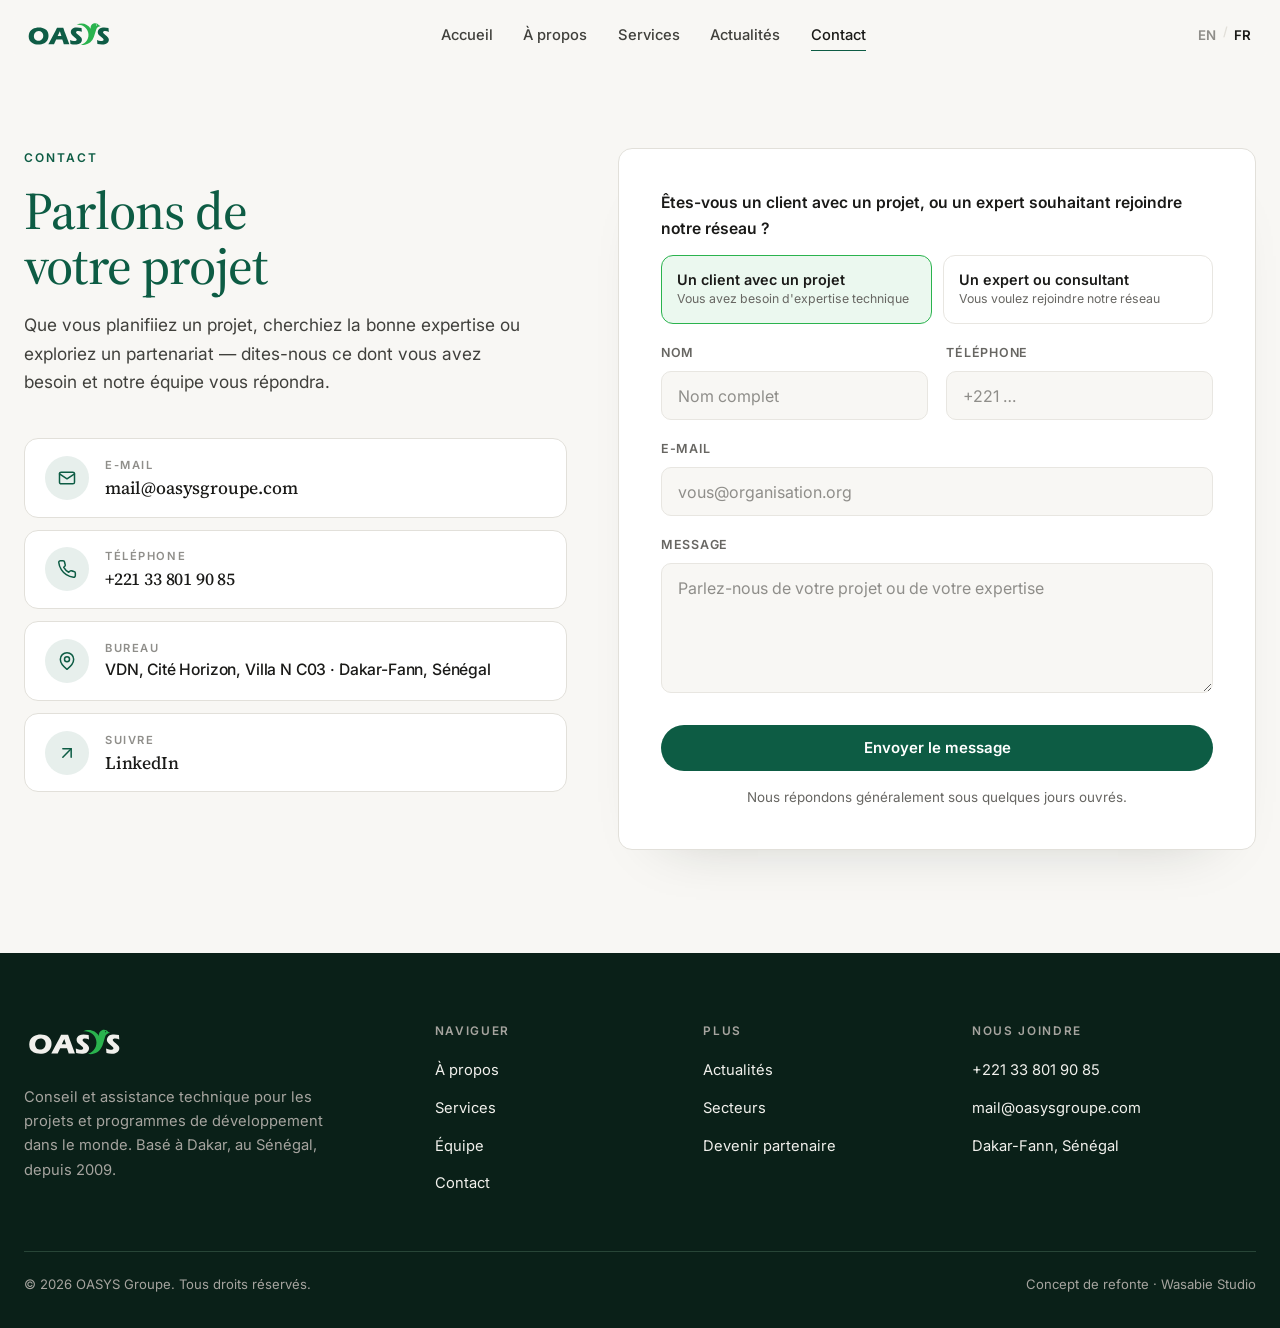
<file: oasys-contact.html>
<!DOCTYPE html>
<html lang="fr">
<head>
<meta charset="utf-8">
<meta name="viewport" content="width=device-width, initial-scale=1">
<title>OASYS · Contact</title>
<link rel="icon" href="favicon.ico" sizes="48x48">
<link rel="icon" href="assets/favicon.svg" type="image/svg+xml">
<link rel="apple-touch-icon" href="assets/apple-touch-icon.png">
<link rel="preconnect" href="https://fonts.googleapis.com">
<link rel="preconnect" href="https://fonts.gstatic.com" crossorigin>
<link href="https://fonts.googleapis.com/css2?family=Inter:wght@200;400;500;600&family=Source+Serif+4:opsz,wght@8..60,400;8..60,500;8..60,600&display=swap" rel="stylesheet">
<style>
  :root{
    --bg:#f8f7f4;--panel:#ffffff;--surface:#f1f0ec;--surface-2:#eae8e3;
    --ink:#1a1a18;--body:#40403c;--muted:#676662;--faint:#8f8e8a;
    --border:#e8e6e1;--hair:#e2e0da;
    --forest:#0d5c44;--forest-deep:#0e2b20;--forest-deeper:#0a2018;--signal:#2ab34e;
    --on-dark:#f1f0ec;--on-dark-mut:#a6a49f;--on-dark-hair:#284537;
    --serif:"Source Serif 4",Georgia,"Times New Roman",serif;
    --sans:"Inter","Helvetica Neue",Arial,sans-serif;
    --maxw:1400px;--gutter:clamp(0.9rem,2.4vw,1.5rem);--section:clamp(4rem,8vw,7.5rem);
    --ease:cubic-bezier(.19,1,.22,1);--r:14px;
  }
  :root{color-scheme:light}
  *{box-sizing:border-box}
  html{scroll-behavior:smooth}
  body{margin:0;background:var(--bg);color:var(--body);font-family:var(--sans);font-size:17px;line-height:1.65;-webkit-font-smoothing:antialiased;overflow-x:hidden}
  h1,h2,h3,h4,h5{font-family:var(--serif);color:var(--ink);margin:0;font-weight:500;letter-spacing:-0.015em;text-wrap:balance;line-height:1.1}
  /* brand headings: h1/h2 in OASYS forest green. Dark-section rules are
     more specific, so headings on dark panels keep their light colour. */
  h1,h2{color:var(--forest)}
  p{margin:0;text-wrap:pretty}
  a{color:inherit}
  img,svg{max-width:100%}
  ::selection{background:var(--forest);color:#fff}
  :focus-visible{outline:2px solid var(--forest);outline-offset:3px;border-radius:2px}
  .wrap{max-width:var(--maxw);margin:0 auto;padding-inline:var(--gutter)}
  @media (prefers-reduced-motion:reduce){*{animation:none!important;transition-duration:.01ms!important;scroll-behavior:auto!important}}
  html.js-motion [data-reveal]{opacity:0;transform:translateY(20px);transition:opacity .8s var(--ease),transform .8s var(--ease);transition-delay:var(--d,0s)}
  html.js-motion [data-reveal].in{opacity:1;transform:none}
  [hidden]{display:none!important}

  .btn{font-family:var(--sans);font-weight:600;font-size:.94rem;border-radius:800px;padding:.8rem 1.55rem;cursor:pointer;border:1.5px solid transparent;text-decoration:none;display:inline-flex;align-items:center;gap:.5rem;transition:transform .2s var(--ease),background .2s,color .2s,border-color .2s}
  .btn .arw{transition:transform .3s var(--ease)}
  .btn:hover .arw{transform:translate(3px,-3px)}
  .btn-solid{background:var(--forest);color:#fff}
  .btn-solid:hover{background:#0a4a37;transform:translateY(-2px)}
  .txtlink{font-family:var(--sans);font-weight:600;font-size:.93rem;color:var(--forest);text-decoration:none;display:inline-flex;align-items:center;gap:.4rem}
  .txtlink .arw{transition:transform .3s var(--ease)}
  .txtlink:hover .arw{transform:translate(3px,-3px)}
  .eyebrow{font-family:var(--sans);font-weight:600;font-size:.75rem;letter-spacing:.16em;text-transform:uppercase;color:var(--forest);display:block;margin-bottom:1rem}

  /* nav */
  nav.main{position:sticky;top:0;z-index:50;background:color-mix(in srgb,var(--bg) 85%,transparent);backdrop-filter:blur(10px);border-bottom:1px solid transparent;transition:border-color .3s}
  nav.main.scrolled{border-bottom-color:var(--hair)}
  nav.main .wrap{display:flex;align-items:center;justify-content:space-between;min-height:70px;gap:1rem}
  .logo{font-family:var(--serif);font-weight:600;font-size:1.45rem;color:var(--ink);text-decoration:none;display:inline-flex;align-items:center;gap:.1em}
  .logo .dot{width:.28em;height:.28em;border-radius:50%;background:var(--signal);display:inline-block}
  .logo-img{display:block;height:32px;width:auto}
  .navlinks{display:flex;gap:1.9rem}
  .navlinks a{font-size:.92rem;font-weight:500;color:var(--body);text-decoration:none;position:relative}
  .navlinks a::after{content:"";position:absolute;left:0;bottom:-4px;height:1.5px;width:0;background:var(--forest);transition:width .3s var(--ease)}
  .navlinks a:hover{color:var(--ink)}.navlinks a:hover::after{width:100%}
  .navlinks a[aria-current="page"]{color:var(--ink)}
  .navlinks a[aria-current="page"]::after{width:100%}
  .navtools{display:flex;align-items:center;gap:.7rem}
  .lang{display:inline-flex;gap:.1rem;font-size:.78rem;font-weight:600}
  .lang button{border:0;background:transparent;color:var(--faint);cursor:pointer;padding:.3rem .3rem;font-family:var(--sans);font-weight:600}
  @media (max-width:880px){.lang button{display:inline-grid;place-items:center;min-width:40px;min-height:44px;padding:0 .3rem;font-size:.84rem}}
  .lang button[aria-pressed="true"]{color:var(--ink)}.lang .sep{color:var(--hair)}
  .burger{display:none}
  @media (max-width:880px){.navlinks{display:none}.burger{display:grid;place-items:center;width:44px;height:44px;border:1px solid var(--border);border-radius:9px;background:transparent;color:var(--ink);cursor:pointer;font-size:1.1rem}}

  /* hero */
  /* two-column contact layout */
  .contact{background:var(--bg)}
  .contact .wrap{padding-block:clamp(3rem,6vw,5rem) var(--section)}
  .contact-grid{display:grid;grid-template-columns:0.92fr 1.08fr;gap:clamp(1.8rem,4vw,3.5rem);align-items:stretch}
  @media (max-width:880px){.contact-grid{grid-template-columns:1fr;gap:2.4rem}}
  /* left column */
  .contact-left h1{font-size:clamp(2.1rem,4.6vw,3.3rem);font-weight:500;line-height:1.04;max-width:16ch}
  .contact-left .lead{color:var(--body);font-size:1.08rem;margin-top:1.1rem;max-width:46ch}
  .cinfo-stack{margin-top:clamp(1.8rem,3.5vw,2.6rem);display:flex;flex-direction:column;gap:.75rem}
  .icard{background:var(--panel);border:1px solid var(--hair);border-radius:var(--r);padding:1.05rem 1.25rem;text-decoration:none;color:var(--ink);
    display:flex;align-items:flex-start;gap:1rem;transition:transform .3s var(--ease),background .3s,border-color .3s,box-shadow .3s}
  .icard:hover{background:var(--forest);border-color:var(--forest);color:var(--on-dark);transform:translateY(-3px);box-shadow:0 18px 40px -28px rgba(20,32,25,.3)}
  .icard .ic{flex:none;width:44px;height:44px;border-radius:50%;background:color-mix(in srgb,var(--forest) 10%,var(--panel));color:var(--forest);display:grid;place-items:center;transition:background .3s,color .3s}
  .icard .ic svg{width:20px;height:20px;display:block}
  .icard:hover .ic{background:color-mix(in srgb,#fff 15%,transparent);color:#fff}
  .icard .itxt{display:flex;flex-direction:column;gap:.15rem;min-width:0}
  .icard .il{font-family:var(--sans);font-size:.7rem;font-weight:600;letter-spacing:.14em;text-transform:uppercase;color:var(--faint);transition:color .3s}
  .icard:hover .il{color:var(--on-dark-mut)}
  .icard .iv{font-family:var(--serif);font-size:1.1rem;color:var(--ink);font-weight:500;line-height:1.25;letter-spacing:-0.01em;transition:color .3s}
  .icard:hover .iv{color:var(--on-dark)}
  .icard .iv.sm{font-size:.98rem;font-family:var(--sans);font-weight:500}
  /* right column form */
  .cform-card{display:flex;flex-direction:column;background:var(--panel);border:1px solid var(--hair);border-radius:var(--r);padding:clamp(1.6rem,3.4vw,2.6rem);box-shadow:0 30px 60px -48px rgba(20,32,25,.28)}
  .field{margin-bottom:1.15rem}
  .field label{display:block;font-family:var(--sans);font-size:.78rem;font-weight:600;letter-spacing:.06em;text-transform:uppercase;color:var(--muted);margin-bottom:.5rem}
  .field input,.field select,.field textarea{width:100%;font-family:var(--sans);font-size:1rem;color:var(--ink);background:var(--bg);border:1px solid var(--border);border-radius:10px;padding:.85rem 1rem;transition:border-color .25s,background .25s}
  .field input::placeholder,.field textarea::placeholder{color:var(--faint)}
  .field input:focus,.field select:focus,.field textarea:focus{outline:none;border-color:var(--forest);background:var(--panel)}
  .field textarea{resize:vertical;min-height:130px}
  .field select{appearance:none;background-image:url("data:image/svg+xml,%3Csvg xmlns='http://www.w3.org/2000/svg' width='14' height='14' viewBox='0 0 24 24' fill='none' stroke='%23676662' stroke-width='2'%3E%3Cpath d='M6 9l6 6 6-6'/%3E%3C/svg%3E");background-repeat:no-repeat;background-position:right 1rem center}
  .frow{display:grid;grid-template-columns:1fr 1fr;gap:1.15rem}
  @media (max-width:560px){.frow{grid-template-columns:1fr}}
  /* segmented client/expert control — same component as the homepage form */
  .segblock{margin-bottom:1.15rem}
  .segq{font-weight:600;color:var(--ink);font-size:.98rem;margin-bottom:.8rem}
  .segs{display:grid;grid-template-columns:1fr 1fr;gap:.7rem}
  @media (max-width:480px){.segs{grid-template-columns:1fr}}
  .seg{border:1.5px solid var(--border);background:transparent;border-radius:12px;padding:.95rem;text-align:left;cursor:pointer;font-family:var(--sans);transition:border-color .2s,background .2s}
  .seg[aria-pressed="true"]{border-color:var(--signal);background:color-mix(in srgb,var(--signal) 9%,transparent)}
  .seg .segt{display:block;font-weight:600;color:var(--ink);font-size:.9rem}
  .seg .segd{display:block;font-size:.77rem;color:var(--muted);margin-top:.2rem;line-height:1.35}
  .cform-card .btn-solid{width:100%;justify-content:center;margin-top:.3rem}
  .cform-note{margin-top:.9rem;color:var(--muted);font-size:.84rem;text-align:center}

  /* footer */
  footer.site{background:var(--forest-deeper);color:var(--on-dark)}
  footer.site .wrap{padding-block:clamp(3rem,6vw,4.5rem) 2rem}
  .fgrid{display:grid;grid-template-columns:1.6fr 1fr 1fr 1.2fr;gap:2rem}
  @media (max-width:820px){.fgrid{grid-template-columns:1fr 1fr;gap:2.2rem}}
  @media (max-width:520px){.fgrid{grid-template-columns:1fr}}
  footer .fabout{margin-top:1rem;max-width:34ch;font-size:.92rem;color:var(--on-dark-mut)}
  footer h5{font-family:var(--sans);font-size:.74rem;letter-spacing:.14em;text-transform:uppercase;color:var(--on-dark-mut);margin:0 0 1.1rem;font-weight:600}
  footer ul{list-style:none;margin:0;padding:0;display:flex;flex-direction:column;gap:.6rem}
  footer ul a,footer ul span{color:var(--on-dark);text-decoration:none;font-size:.92rem}footer ul a:hover{color:var(--signal)}
  footer .logo-img{height:36px}
  @media (max-width:640px){footer ul{gap:.1rem}footer ul a,footer ul span{display:inline-block;padding-block:.45rem}}
  .fbottom{display:flex;justify-content:space-between;gap:1rem;flex-wrap:wrap;margin-top:clamp(2.4rem,5vw,3.4rem);padding-top:1.4rem;border-top:1px solid var(--on-dark-hair);font-size:.82rem;color:var(--on-dark-mut)}
</style>
</head>
<body>


<nav class="main" id="nav"><div class="wrap">
  <a class="logo" href="oasys-home.html#top" aria-label="OASYS — home"><img class="logo-img" src="assets/oasys-logo.svg" alt="OASYS"></a>
  <div class="navlinks">
    <a href="oasys-home.html" data-i="nav_home">Home</a>
    <a href="oasys-about.html" data-i="nav_about">About</a>
    <a href="oasys-services.html" data-i="nav_services">Services</a>
    <a href="oasys-blog.html" data-i="nav_blog">News</a>
    <a href="oasys-contact.html" aria-current="page" data-i="nav_contact">Contact</a>
  </div>
  <div class="navtools">
    <div class="lang" role="group" aria-label="Language"><button id="lang-en" aria-pressed="false">EN</button><span class="sep">/</span><button id="lang-fr" aria-pressed="true">FR</button></div>
    <button class="burger" id="burger" aria-label="Menu">≡</button>
  </div>
</div></nav>

<a id="top"></a>

<!-- CONTACT: left = intro + details, right = universal form -->
<section class="contact">
  <div class="wrap">
    <div class="contact-grid">

      <!-- LEFT: intro + contact detail cards (forest green) -->
      <div class="contact-left" data-reveal>
        <span class="eyebrow" data-i="c_eye">Contact</span>
        <h1 data-i="c_h">Let's talk about your project</h1>
        <p class="lead" data-i="c_lead">Whether you're planning a project, looking for the right expertise, or exploring a partnership — tell us what you need and our team will get back to you.</p>
        <div class="cinfo-stack">
          <a class="icard" href="mailto:mail@oasysgroupe.com">
            <span class="ic"><svg viewBox="0 0 24 24" fill="none" stroke="currentColor" stroke-width="1.8" stroke-linecap="round" stroke-linejoin="round"><rect x="3" y="5" width="18" height="14" rx="2"/><path d="m3 7 9 6 9-6"/></svg></span>
            <span class="itxt"><span class="il" data-i="ci_email">Email</span><span class="iv">mail@oasysgroupe.com</span></span>
          </a>
          <a class="icard" href="tel:+221338019085">
            <span class="ic"><svg viewBox="0 0 24 24" fill="none" stroke="currentColor" stroke-width="1.8" stroke-linecap="round" stroke-linejoin="round"><path d="M22 16.92v3a2 2 0 0 1-2.18 2 19.8 19.8 0 0 1-8.63-3.07 19.5 19.5 0 0 1-6-6 19.8 19.8 0 0 1-3.07-8.67A2 2 0 0 1 4.11 2h3a2 2 0 0 1 2 1.72c.13.96.36 1.9.7 2.81a2 2 0 0 1-.45 2.11L8.09 9.91a16 16 0 0 0 6 6l1.27-1.27a2 2 0 0 1 2.11-.45c.9.34 1.85.57 2.81.7A2 2 0 0 1 22 16.92z"/></svg></span>
            <span class="itxt"><span class="il" data-i="ci_phone">Phone</span><span class="iv">+221 33 801 90 85</span></span>
          </a>
          <div class="icard">
            <span class="ic"><svg viewBox="0 0 24 24" fill="none" stroke="currentColor" stroke-width="1.8" stroke-linecap="round" stroke-linejoin="round"><path d="M20 10c0 6-8 12-8 12s-8-6-8-12a8 8 0 0 1 16 0z"/><circle cx="12" cy="10" r="3"/></svg></span>
            <span class="itxt"><span class="il" data-i="ci_office">Office</span><span class="iv sm" data-i="ci_addr">VDN, Cité Horizon, Villa N C03 · Dakar-Fann, Sénégal</span></span>
          </div>
          <a class="icard" href="#">
            <span class="ic"><svg viewBox="0 0 24 24" fill="none" stroke="currentColor" stroke-width="1.8" stroke-linecap="round" stroke-linejoin="round"><path d="M7 17 17 7"/><path d="M7 7h10v10"/></svg></span>
            <span class="itxt"><span class="il" data-i="ci_social">Follow</span><span class="iv">LinkedIn</span></span>
          </a>
        </div>
      </div>

      <!-- RIGHT: universal contact form -->
      <div class="cform-card" data-reveal style="--d:.08s">
      <form id="contactForm" novalidate>
        <div class="segblock">
          <p class="segq" data-i="ct_seg">Are you a client with a project, or an expert looking to join our network?</p>
          <div class="segs">
            <button type="button" class="seg" id="seg-client" aria-pressed="true"><span class="segt" data-i="seg1t">A client with a project</span><span class="segd" data-i="seg1d">You need technical expertise</span></button>
            <button type="button" class="seg" id="seg-expert" aria-pressed="false"><span class="segt" data-i="seg2t">An expert or consultant</span><span class="segd" data-i="seg2d">You want to join our network</span></button>
          </div>
        </div>
        <div class="frow">
          <div class="field"><label for="c-name" data-i="f_name">Name</label><input id="c-name" name="name" type="text" placeholder="Full name" data-i-ph="f_name_ph"></div>
          <div class="field"><label for="c-phone" data-i="f_phone">Phone</label><input id="c-phone" name="phone" type="tel" placeholder="+221 ..." data-i-ph="f_phone_ph"></div>
        </div>
        <div class="field"><label for="c-email" data-i="f_email">Email</label><input id="c-email" name="email" type="email" placeholder="you@organisation.org" data-i-ph="f_email_ph"></div>
        <div class="field"><label for="c-msg" data-i="f_msg">Message</label><textarea id="c-msg" name="message" rows="4" placeholder="Tell us about your project or expertise" data-i-ph="f_msg_ph"></textarea></div>
        <button class="btn btn-solid" type="submit"><span data-i="f_send">Send message</span></button>
        <p class="cform-note" id="cformNote" data-i="f_note">We usually reply within a few working days.</p>
      </form>
      </div><!-- /cform-card -->

    </div><!-- /contact-grid -->
  </div>
</section>

<footer class="site"><div class="wrap">
  <div class="fgrid">
    <div>
      <a class="logo" href="oasys-home.html#top" aria-label="OASYS — home"><img class="logo-img" src="assets/oasys-logo-light.svg" alt="OASYS"></a>
      <p class="fabout" data-i="ft_about">Consulting and technical assistance for development projects and programs around the world. Based in Dakar, Senegal, since 2009.</p>
    </div>
    <div><h5 data-i="ft_nav">Navigate</h5><ul>
      <li><a href="oasys-about.html" data-i="nav_about2">About</a></li><li><a href="oasys-services.html" data-i="nav_services2">Services</a></li>
      <li><a href="oasys-about.html#team" data-i="nav_team2">Team</a></li><li><a href="oasys-contact.html" data-i="nav_contact2">Contact</a></li></ul></div>
    <div><h5 data-i="ft_more">More</h5><ul>
      <li><a href="oasys-blog.html" data-i="ft_blog">News</a></li><li><a href="oasys-services.html#sectors" data-i="ft_sectors">Sectors</a></li><li><a href="oasys-about.html#partner" data-i="ft_partner">Partner with us</a></li></ul></div>
    <div><h5 data-i="ft_reach">Reach us</h5><ul>
      <li><a href="tel:+221338019085">+221 33 801 90 85</a></li><li><a href="mailto:mail@oasysgroupe.com">mail@oasysgroupe.com</a></li><li><span data-i="ft_addr">Dakar-Fann, Sénégal</span></li></ul></div>
  </div>
  <div class="fbottom"><span>© 2026 OASYS Groupe. <span data-i="ft_rights">All rights reserved.</span></span><span data-i="ft_credit">Redesign concept · Wasabie Studio</span></div>
</div></footer>
<script>
/* Land at the top when you arrive on a page.
   Clicking a nav link for the page you are already on is a same-URL
   navigation, which browsers treat as a reload — and a reload restores the
   scroll position you had. Clicking "About" from the bottom of the About page
   therefore dropped you back at its footer, reading as a broken link.
   Back and Forward are deliberately left alone: returning to where you were
   is what a visitor wants there. Deep links (#team, #a=3, #svc-2) are
   untouched, since only a hash-less arrival is reset. */
(function(){
  if(location.hash) return;
  var nav=null;
  try{ nav=(performance.getEntriesByType&&performance.getEntriesByType('navigation')[0])||null; }catch(e){}
  var type=nav?nav.type:'navigate';
  if(type==='back_forward') return;
  // 'manual' is what stops the browser restoring the old position on a
  // reload, but it is a property of this history ENTRY — leave it set and
  // Back stops restoring too. So it goes back to 'auto' once the page has
  // settled, and only this arrival is forced to the top.
  var prev='auto';
  try{ if('scrollRestoration' in history){ prev=history.scrollRestoration; history.scrollRestoration='manual'; } }catch(e){}
  window.scrollTo(0,0);
  window.addEventListener('load',function(){
    if(!location.hash) window.scrollTo(0,0);
    setTimeout(function(){ try{ history.scrollRestoration=prev; }catch(e){} },0);
  });
})();
</script>


<script>
  var LANG="fr";
  /* nav scroll state */
  (function(){var n=document.getElementById('nav');addEventListener('scroll',function(){n.classList.toggle('scrolled',scrollY>8);},{passive:true});})();
  /* mobile menu */
  (function(){var burger=document.getElementById('burger'),links=document.querySelector('.navlinks');
    burger.addEventListener('click',function(){var open=links.style.display==='flex';
      links.style.cssText=open?'':'display:flex;position:absolute;top:70px;left:0;right:0;flex-direction:column;gap:1.1rem;background:var(--bg);padding:1.5rem var(--gutter);border-bottom:1px solid var(--hair)';});})();
  /* reveal on scroll */
  (function(){
    var reduce=matchMedia('(prefers-reduced-motion:reduce)').matches;
    if(reduce||!('IntersectionObserver' in window))return;
    document.documentElement.classList.add('js-motion');
    var io=new IntersectionObserver(function(es){es.forEach(function(en){if(en.isIntersecting){en.target.classList.add('in');io.unobserve(en.target);}});},{threshold:.14,rootMargin:'0px 0px -6% 0px'});
    document.querySelectorAll('[data-reveal]').forEach(function(el){io.observe(el);});
  })();
  /* segmented client/expert control */
  (function(){var c=document.getElementById('seg-client'),e=document.getElementById('seg-expert');
    if(!c||!e)return;
    c.addEventListener('click',function(){c.setAttribute('aria-pressed','true');e.setAttribute('aria-pressed','false');});
    e.addEventListener('click',function(){e.setAttribute('aria-pressed','true');c.setAttribute('aria-pressed','false');});})();
  /* contact form (mockup — no backend) */
  (function(){
    var f=document.getElementById('contactForm'),note=document.getElementById('cformNote');
    if(!f)return;
    f.addEventListener('submit',function(e){
      e.preventDefault();
      note.textContent=(LANG==='fr')?"Merci — ceci est une maquette ; le formulaire n'est pas encore connecté.":"Thanks — this is a mockup; the form isn't wired up yet.";
      note.style.color="var(--forest)";
    });
  })();
  /* bilingual */
  var FR={
    nav_home:"Accueil",nav_about:"À propos",nav_services:"Services",nav_blog:"Actualités",nav_contact:"Contact",
    c_eye:"Contact",c_h:"Parlons de votre projet",
    c_lead:"Que vous planifiiez un projet, cherchiez la bonne expertise ou exploriez un partenariat — dites-nous ce dont vous avez besoin et notre équipe vous répondra.",
    ct_seg:"Êtes-vous un client avec un projet, ou un expert souhaitant rejoindre notre réseau ?",
    seg1t:"Un client avec un projet",seg1d:"Vous avez besoin d'expertise technique",
    seg2t:"Un expert ou consultant",seg2d:"Vous voulez rejoindre notre réseau",
    f_name:"Nom",f_email:"E-mail",f_phone:"Téléphone",f_msg:"Message",f_send:"Envoyer le message",
    f_name_ph:"Nom complet",f_email_ph:"vous@organisation.org",f_phone_ph:"+221 …",f_msg_ph:"Parlez-nous de votre projet ou de votre expertise",
    f_note:"Nous répondons généralement sous quelques jours ouvrés.",
    ci_eye:"Nous joindre directement",ci_h:"Toutes les façons de nous contacter",
    ci_p:"Vous préférez nous contacter directement ? Voici où nous trouver.",
    ci_email:"E-mail",ci_phone:"Téléphone",ci_office:"Bureau",ci_addr:"VDN, Cité Horizon, Villa N C03 · Dakar-Fann, Sénégal",ci_social:"Suivre",
    ft_about:"Conseil et assistance technique pour les projets et programmes de développement dans le monde. Basé à Dakar, au Sénégal, depuis 2009.",
    ft_nav:"Naviguer",ft_more:"Plus",ft_reach:"Nous joindre",ft_blog:"Actualités",ft_sectors:"Secteurs",ft_partner:"Devenir partenaire",
    nav_about2:"À propos",nav_services2:"Services",nav_team2:"Équipe",nav_contact2:"Contact",ft_addr:"Dakar-Fann, Sénégal",
    ft_rights:"Tous droits réservés.",ft_credit:"Concept de refonte · Wasabie Studio"
  };
  var EN={},ENph={};
  (function(){
    document.querySelectorAll('[data-i]').forEach(function(el){EN[el.getAttribute('data-i')]=el.innerHTML;});
    document.querySelectorAll('[data-i-ph]').forEach(function(el){ENph[el.getAttribute('data-i-ph')]=el.getAttribute('placeholder');});
    var en=document.getElementById('lang-en'),fr=document.getElementById('lang-fr');
    function apply(map,l){
      document.querySelectorAll('[data-i]').forEach(function(el){var k=el.getAttribute('data-i');if(map[k]!=null)el.innerHTML=map[k];});
      document.querySelectorAll('[data-i-ph]').forEach(function(el){var k=el.getAttribute('data-i-ph');var v=(l==='fr')?FR[k]:ENph[k];if(v!=null)el.setAttribute('placeholder',v);});
      document.documentElement.setAttribute('lang',l);
    }
    en.addEventListener('click',function(){try{localStorage.setItem('oasysLang','en');}catch(e){}LANG='en';apply(EN,'en');en.setAttribute('aria-pressed','true');fr.setAttribute('aria-pressed','false');});
    fr.addEventListener('click',function(){try{localStorage.setItem('oasysLang','fr');}catch(e){}LANG='fr';apply(FR,'fr');fr.setAttribute('aria-pressed','true');en.setAttribute('aria-pressed','false');});
    /* French is the default; English only for a visitor who picked it before */
    var saved=null; try{saved=localStorage.getItem('oasysLang');}catch(e){}
    (saved==='en'?en:fr).click();
  })();
</script>
</body>
</html>
</file>
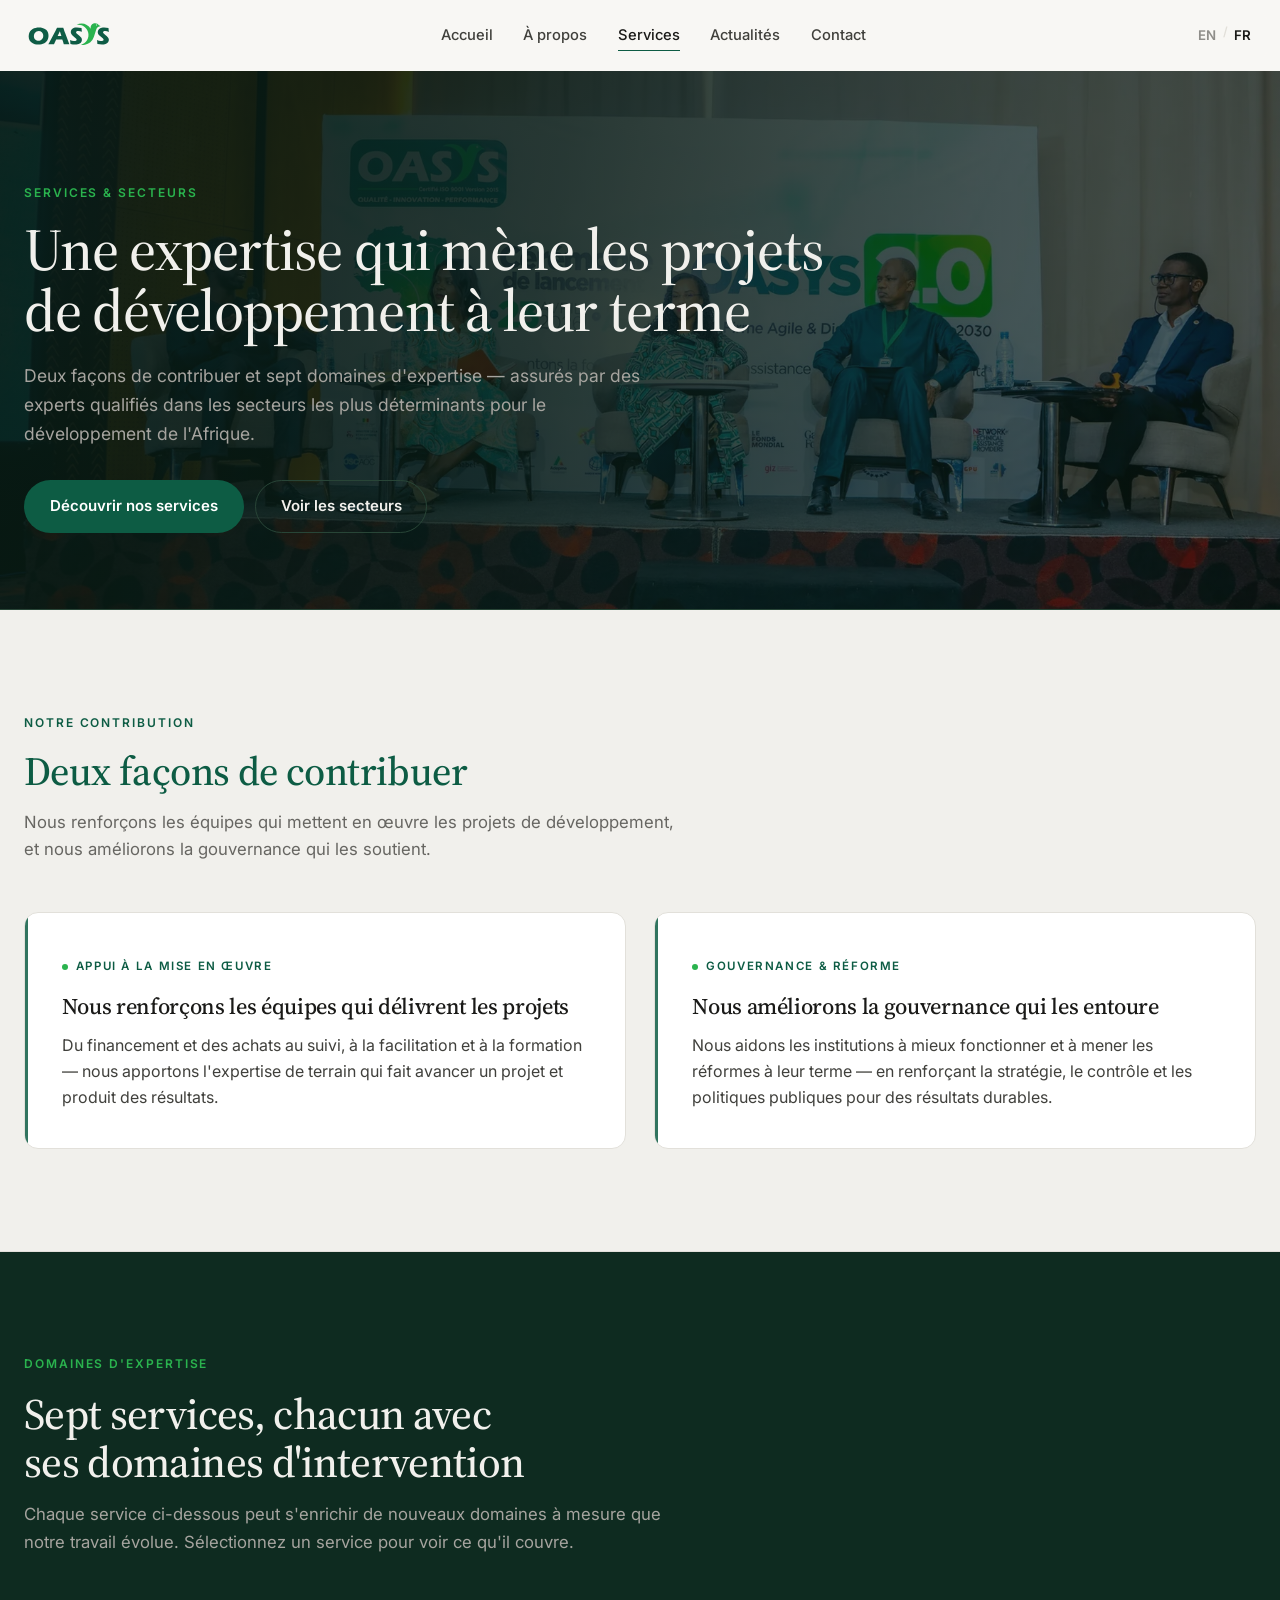
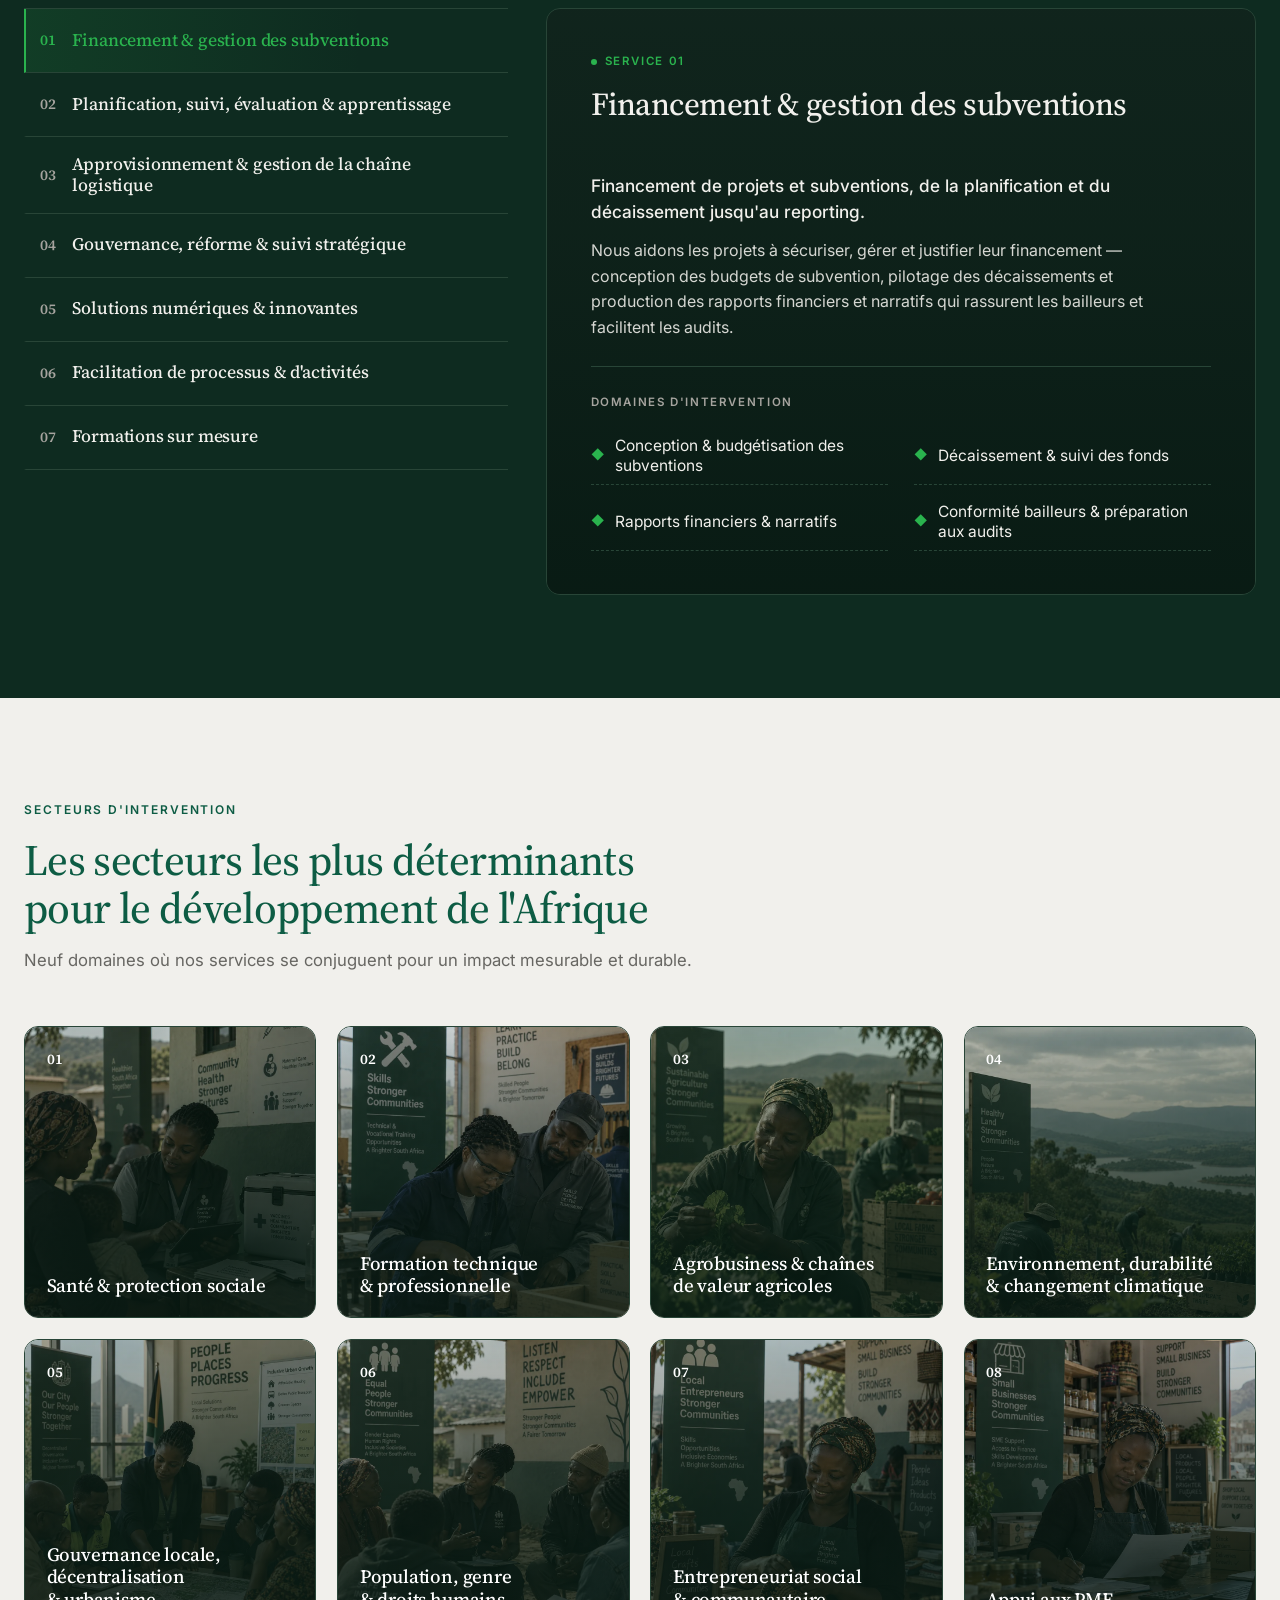
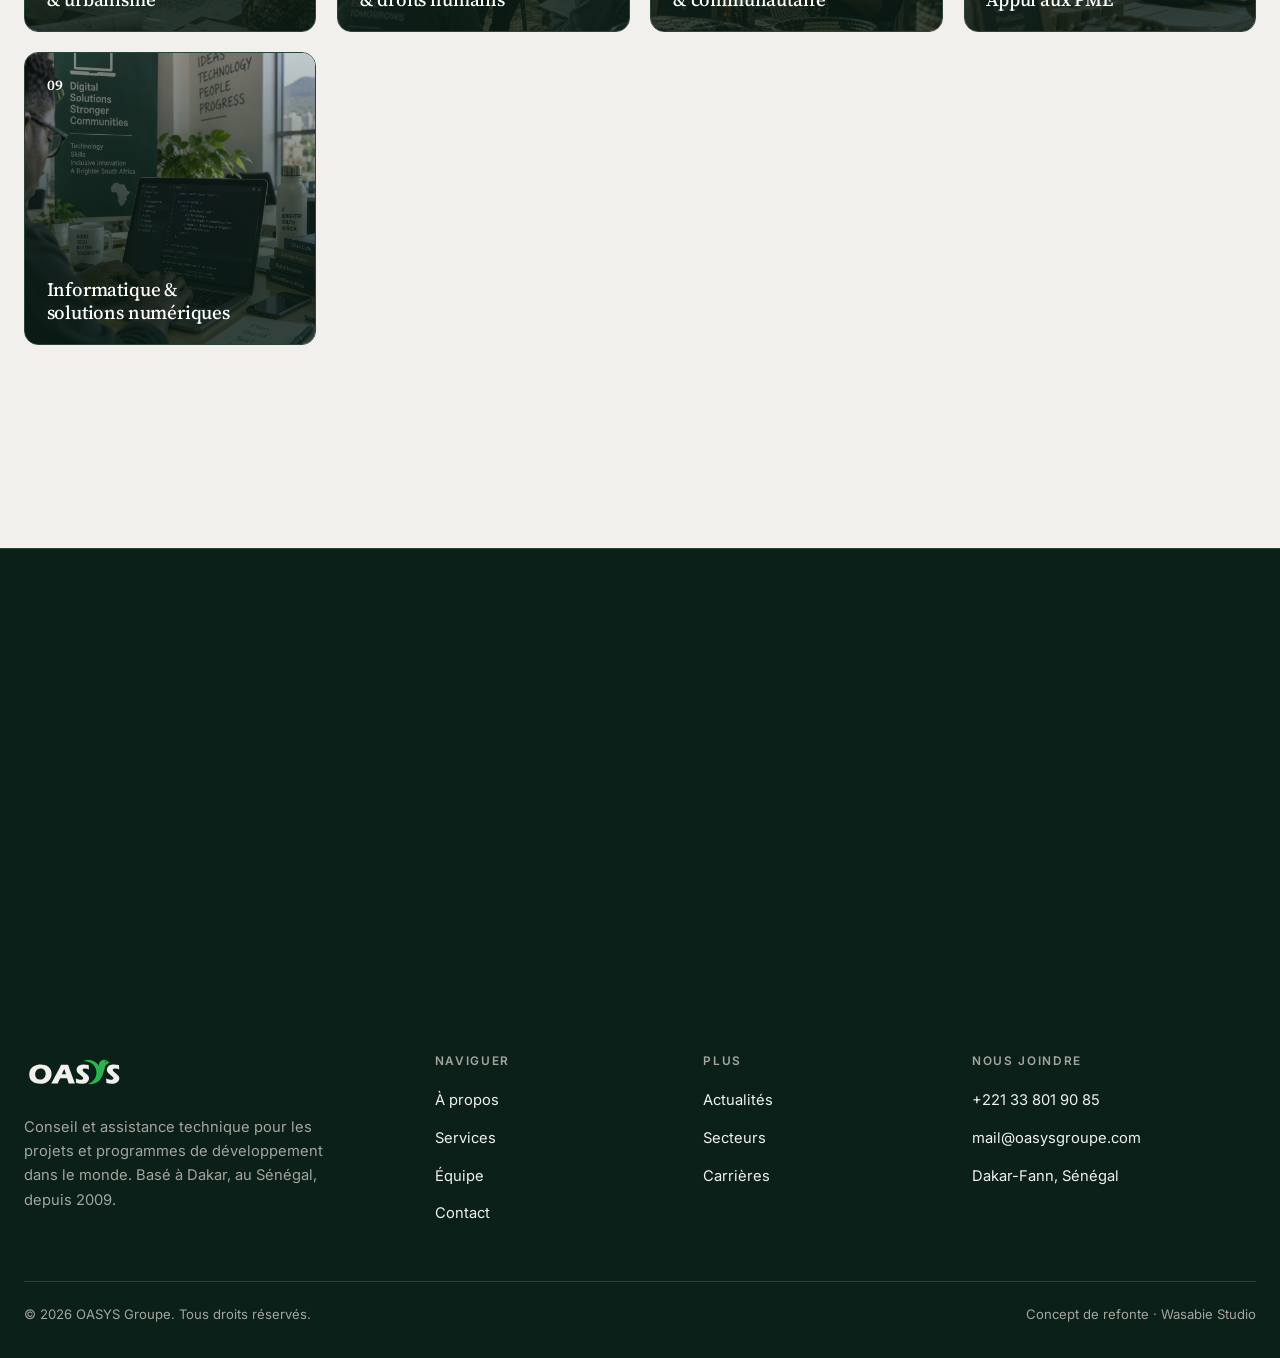
<file: oasys-services.html>
<!DOCTYPE html>
<html lang="fr">
<head>
<meta charset="utf-8">
<meta name="viewport" content="width=device-width, initial-scale=1">
<title>OASYS · Services &amp; Sectors</title>
<link rel="icon" href="favicon.ico" sizes="48x48">
<link rel="icon" href="assets/favicon.svg" type="image/svg+xml">
<link rel="apple-touch-icon" href="assets/apple-touch-icon.png">
<link rel="preconnect" href="https://fonts.googleapis.com">
<link rel="preconnect" href="https://fonts.gstatic.com" crossorigin>
<link href="https://fonts.googleapis.com/css2?family=Inter:wght@200;400;500;600&family=Source+Serif+4:opsz,wght@8..60,400;8..60,500;8..60,600&display=swap" rel="stylesheet">
<style>
  :root{
    --bg:#f8f7f4;
    --panel:#ffffff;
    --surface:#f1f0ec;
    --surface-2:#eae8e3;
    --ink:#1a1a18;
    --body:#40403c;
    --muted:#676662;
    --faint:#8f8e8a;
    --border:#e8e6e1;
    --hair:#e2e0da;
    --forest:#0d5c44;
    --forest-deep:#0e2b20;
    --forest-deeper:#0a2018;
    --signal:#2ab34e;
    --on-dark:#f1f0ec;
    --on-dark-mut:#a6a49f;
    --on-dark-hair:#284537;
    --serif:"Source Serif 4",Georgia,"Times New Roman",serif;
    --sans:"Inter","Helvetica Neue",Arial,sans-serif;
    --maxw:1400px;
    --gutter:clamp(0.9rem,2.4vw,1.5rem);
    --section:clamp(4rem,8vw,7.5rem);
    --ease:cubic-bezier(.19,1,.22,1);
    --r:14px;
  }
  :root{color-scheme:light}

  *{box-sizing:border-box}
  html{scroll-behavior:smooth}
  body{margin:0;background:var(--bg);color:var(--body);font-family:var(--sans);font-size:17px;line-height:1.65;-webkit-font-smoothing:antialiased;overflow-x:hidden}
  h1,h2,h3,h4,h5{font-family:var(--serif);color:var(--ink);margin:0;font-weight:500;letter-spacing:-0.015em;text-wrap:balance;line-height:1.1}
  /* brand headings: h1/h2 in OASYS forest green. Dark-section rules are
     more specific, so headings on dark panels keep their light colour. */
  h1,h2{color:var(--forest)}
  p{margin:0;text-wrap:pretty}
  a{color:inherit}
  img,svg{max-width:100%}
  ::selection{background:var(--forest);color:#fff}
  :focus-visible{outline:2px solid var(--forest);outline-offset:3px;border-radius:2px}
  .wrap{max-width:var(--maxw);margin:0 auto;padding-inline:var(--gutter)}
  @media (prefers-reduced-motion:reduce){*{animation:none!important;transition-duration:.01ms!important;scroll-behavior:auto!important}}
  html.js-motion [data-reveal]{opacity:0;transform:translateY(20px);transition:opacity .8s var(--ease),transform .8s var(--ease);transition-delay:var(--d,0s)}
  html.js-motion [data-reveal].in{opacity:1;transform:none}
  [hidden]{display:none!important}

  /* image placeholder (mockup) */
  .imgph{position:relative;background:
      linear-gradient(135deg,color-mix(in srgb,var(--forest) 22%,var(--surface)),var(--surface-2));
      overflow:hidden;border-radius:var(--r)}
  .imgph::after{content:attr(data-ph);position:absolute;left:50%;bottom:.9rem;transform:translateX(-50%);
      font-family:var(--sans);font-size:.66rem;letter-spacing:.1em;text-transform:uppercase;color:color-mix(in srgb,var(--ink) 45%,transparent);
      background:color-mix(in srgb,var(--bg) 55%,transparent);padding:.26rem .58rem;border-radius:800px;white-space:nowrap}
  .imgph .cam{position:absolute;inset:0;display:grid;place-items:center;opacity:.4;color:var(--forest);font-size:1.6rem}

  /* buttons */
  .btn{font-family:var(--sans);font-weight:600;font-size:.94rem;border-radius:800px;padding:.8rem 1.55rem;cursor:pointer;border:1.5px solid transparent;text-decoration:none;display:inline-flex;align-items:center;gap:.5rem;transition:transform .2s var(--ease),background .2s,color .2s,border-color .2s}
  .btn .arw{transition:transform .3s var(--ease)}
  .btn:hover .arw{transform:translate(3px,-3px)}
  .btn-solid{background:var(--forest);color:#fff}
  .btn-solid:hover{background:#0a4a37;transform:translateY(-2px)}
  .btn-line{background:transparent;color:var(--ink);border-color:var(--border)}
  .btn-line:hover{border-color:var(--ink);transform:translateY(-2px)}
  .btn-ghost-d{background:transparent;color:var(--on-dark);border-color:var(--on-dark-hair)}
  .btn-ghost-d:hover{border-color:var(--on-dark);transform:translateY(-2px)}
  .txtlink{font-family:var(--sans);font-weight:600;font-size:.93rem;color:var(--forest);text-decoration:none;display:inline-flex;align-items:center;gap:.4rem}
  .txtlink .arw{transition:transform .3s var(--ease)}
  .txtlink:hover .arw{transform:translate(3px,-3px)}

  /* ---- nav ---- */
  nav.main{position:sticky;top:0;z-index:50;background:color-mix(in srgb,var(--bg) 85%,transparent);backdrop-filter:blur(10px);border-bottom:1px solid transparent;transition:border-color .3s}
  nav.main.scrolled{border-bottom-color:var(--hair)}
  nav.main .wrap{display:flex;align-items:center;justify-content:space-between;min-height:70px;gap:1rem}
  .logo{font-family:var(--serif);font-weight:600;font-size:1.45rem;color:var(--ink);text-decoration:none;display:inline-flex;align-items:center;gap:.1em}
  .logo .dot{width:.28em;height:.28em;border-radius:50%;background:var(--signal);display:inline-block}
  .logo-img{display:block;height:32px;width:auto}
  .navlinks{display:flex;gap:1.9rem}
  .navlinks a{font-size:.92rem;font-weight:500;color:var(--body);text-decoration:none;position:relative}
  .navlinks a::after{content:"";position:absolute;left:0;bottom:-4px;height:1.5px;width:0;background:var(--forest);transition:width .3s var(--ease)}
  .navlinks a:hover{color:var(--ink)}.navlinks a:hover::after{width:100%}
  .navlinks a[aria-current="page"]{color:var(--ink)}
  .navlinks a[aria-current="page"]::after{width:100%}
  .navtools{display:flex;align-items:center;gap:.7rem}
  .lang{display:inline-flex;gap:.1rem;font-size:.78rem;font-weight:600}
  .lang button{border:0;background:transparent;color:var(--faint);cursor:pointer;padding:.3rem .3rem;font-family:var(--sans);font-weight:600}
  @media (max-width:880px){.lang button{display:inline-grid;place-items:center;min-width:40px;min-height:44px;padding:0 .3rem;font-size:.84rem}}
  .lang button[aria-pressed="true"]{color:var(--ink)}.lang .sep{color:var(--hair)}
  .burger{display:none}
  @media (max-width:880px){.navlinks{display:none}.burger{display:grid;place-items:center;width:44px;height:44px;border:1px solid var(--border);border-radius:9px;background:transparent;color:var(--ink);cursor:pointer;font-size:1.1rem}}

  .eyebrow{font-family:var(--sans);font-weight:600;font-size:.75rem;letter-spacing:.16em;text-transform:uppercase;color:var(--forest);display:block;margin-bottom:1rem}

  /* ---- page hero ---- */
  .phero{position:relative;z-index:0;overflow:hidden;border-bottom:1px solid var(--on-dark-hair)}
  .phero .hero-bg{position:absolute;inset:0;width:100%;height:100%;object-fit:cover;object-position:center 30%;z-index:-2}
  .phero .hero-scrim{position:absolute;inset:0;z-index:-1;background:linear-gradient(100deg,rgba(8,26,19,.94) 0%,rgba(8,26,19,.86) 42%,rgba(8,26,19,.62) 100%)}
  @media (max-width:820px){.phero .hero-scrim{background:linear-gradient(180deg,rgba(8,26,19,.88) 0%,rgba(8,26,19,.9) 100%)}}
  .phero .wrap{padding-block:clamp(4rem,9vw,7rem) clamp(3.4rem,6vw,4.8rem)}
  .phero .eyebrow{color:var(--signal)}
  .phero h1{color:var(--on-dark);font-size:clamp(2.2rem,5.2vw,3.7rem);max-width:30ch;font-weight:500;line-height:1.04}
  .phero .lead{color:var(--on-dark-mut);max-width:56ch;margin-top:1.2rem;font-size:1.1rem}
  .phero .cta-row{display:flex;flex-wrap:wrap;gap:.7rem;margin-top:2rem}

  /* ---- two contribution modes ---- */
  .modes{background:var(--surface);border-bottom:1px solid var(--hair)}
  .modes .wrap{padding-block:var(--section)}
  .modes .shead{max-width:60ch;margin-bottom:clamp(2.2rem,4vw,3rem)}
  .modes .shead h2{font-size:clamp(1.7rem,3.4vw,2.5rem)}
  .modes .shead p{color:var(--muted);margin-top:1rem}
  .mode-grid{display:grid;grid-template-columns:1fr 1fr;gap:clamp(1.2rem,2.5vw,1.8rem)}
  @media (max-width:760px){.mode-grid{grid-template-columns:1fr}}
  .mode{background:var(--panel);border:1px solid var(--hair);border-radius:var(--r);padding:clamp(1.6rem,3vw,2.3rem);position:relative;overflow:hidden}
  .mode::before{content:"";position:absolute;left:0;top:0;bottom:0;width:3px;background:var(--forest);opacity:.85}
  .mode .m-tag{font-family:var(--sans);font-size:.72rem;font-weight:600;letter-spacing:.14em;text-transform:uppercase;color:var(--forest);display:inline-flex;align-items:center;gap:.5rem}
  .mode .m-tag .dot{width:6px;height:6px;border-radius:50%;background:var(--signal)}
  .mode h3{font-size:1.4rem;margin-top:1rem;line-height:1.15}
  .mode p{color:var(--body);margin-top:.75rem;font-size:1rem}

  /* ---- services (data-driven) ---- */
  .services{background:var(--forest-deep);color:var(--on-dark)}
  .services .wrap{padding-block:var(--section)}
  .services .shead h2{color:var(--on-dark)}
  .services .shead .eyebrow{color:var(--signal)}
  .services .shead p{color:var(--on-dark-mut)}
  .shead{max-width:62ch}
  .shead h2{font-size:clamp(1.9rem,3.8vw,2.7rem)}
  .shead p{color:var(--muted);margin-top:1rem;font-size:1.05rem}
  .svc-tabs{display:grid;grid-template-columns:minmax(260px,.92fr) 1.35fr;gap:clamp(1.4rem,3vw,3rem);margin-top:clamp(2rem,4.5vw,3.2rem);align-items:start}
  @media (max-width:820px){.svc-tabs{grid-template-columns:1fr;gap:1.4rem}}
  /* left rail */
  .svc-rail{display:flex;flex-direction:column;border-top:1px solid var(--on-dark-hair)}
  .svc-tab{display:flex;align-items:center;gap:1rem;width:100%;background:transparent;border:0;border-bottom:1px solid var(--on-dark-hair);
    border-left:2px solid transparent;cursor:pointer;text-align:left;font-family:inherit;color:inherit;min-height:64px;
    padding:1.05rem 1rem 1.05rem .9rem;transition:padding-left .3s var(--ease),background .3s,border-color .3s}
  .svc-tab .t-n{font-family:var(--serif);font-size:.92rem;font-weight:600;color:var(--on-dark-mut);font-variant-numeric:tabular-nums;flex:none;min-width:2ch;transition:color .3s}
  .svc-tab .t-t{flex:1;font-family:var(--serif);font-size:1.1rem;font-weight:500;color:var(--on-dark);line-height:1.2;letter-spacing:-0.01em;transition:color .3s}
  .svc-tab .t-arw{flex:none;color:var(--signal);opacity:0;transform:translateX(-6px);transition:opacity .3s var(--ease),transform .3s var(--ease)}
  .svc-tab:hover{padding-left:1.4rem}
  .svc-tab:hover .t-t{color:var(--signal)}
  .svc-tab[aria-selected="true"]{border-left-color:var(--signal);background:linear-gradient(90deg,color-mix(in srgb,var(--signal) 13%,transparent),transparent 70%)}
  .svc-tab[aria-selected="true"] .t-t,.svc-tab[aria-selected="true"] .t-n{color:var(--signal)}
  .svc-tab[aria-selected="true"] .t-arw{opacity:1;transform:none}
  /* right detail panel — fixed footprint so it never resizes between services */
  .svc-detail{position:relative;background:color-mix(in srgb,#fff 4%,var(--forest-deeper));border:1px solid var(--on-dark-hair);border-radius:var(--r);
    padding:clamp(1.7rem,3.4vw,2.8rem);overflow:hidden;display:flex;flex-direction:column;min-height:clamp(440px,44vw,480px)}
  .svc-detail .pv-ghost{position:absolute;top:-.7rem;right:.8rem;font-family:var(--serif);font-size:clamp(6rem,12vw,9rem);font-weight:600;
    line-height:1;color:color-mix(in srgb,#fff 6%,transparent);pointer-events:none;user-select:none}
  .svc-detail .pv-bgimg{position:absolute;inset:0;width:100%;height:100%;object-fit:cover;object-position:center 32%;z-index:0;display:block}
  .svc-detail .pv-scrim{position:absolute;inset:0;z-index:1;background:linear-gradient(180deg,rgba(8,26,19,.32) 0%,rgba(8,26,19,.5) 38%,rgba(8,26,19,.94) 100%)}
  .svc-detail .pv-content{position:relative;z-index:2;display:flex;flex-direction:column;flex:1}
  .svc-detail.has-img .pv-lead{color:var(--on-dark)}
  .svc-detail.has-img .pv-body{color:color-mix(in srgb,var(--on-dark) 88%,transparent)}
  .svc-detail .pv-eye{font-family:var(--sans);font-size:.72rem;font-weight:600;letter-spacing:.14em;text-transform:uppercase;color:var(--signal);display:inline-flex;align-items:center;gap:.5rem}
  .svc-detail .pv-eye .dot{width:6px;height:6px;border-radius:50%;background:var(--signal)}
  .svc-detail h3{color:var(--on-dark);font-size:clamp(1.5rem,3vw,2rem);margin-top:1rem;line-height:1.12;position:relative;min-height:2.24em}
  .svc-detail .pv-lead{color:var(--on-dark);font-weight:500;font-size:1.08rem;line-height:1.5;margin-top:.9rem;max-width:52ch;min-height:3em}
  .svc-detail .pv-body{color:var(--on-dark-mut);margin-top:.8rem;font-size:1rem;line-height:1.6;max-width:56ch;min-height:6.4em}
  .svc-detail .pv-hr{height:1px;background:var(--on-dark-hair);margin:clamp(1.2rem,2.4vw,1.6rem) 0}
  .svc-detail.fade{animation:svcFade .45s var(--ease)}
  @keyframes svcFade{from{opacity:0;transform:translateY(10px)}to{opacity:1;transform:none}}
  .svc-focus-lbl{font-family:var(--sans);font-size:.72rem;font-weight:600;letter-spacing:.14em;text-transform:uppercase;color:var(--on-dark-mut);margin-bottom:1rem}
  .focus-grid{display:grid;grid-template-columns:repeat(2,1fr);gap:.55rem 1.6rem}
  @media (max-width:520px){.focus-grid{grid-template-columns:1fr}}
  .focus{display:flex;align-items:center;gap:.7rem;color:var(--on-dark);font-size:.97rem;line-height:1.3;padding:.5rem 0;border-bottom:1px dashed var(--on-dark-hair);min-height:2.7em}
  .focus .fx{color:var(--signal);flex:none;font-size:.8rem}

  /* ---- PHONES/TABLET: no image panel; each service opens as an accordion ----
     The detail panel puts its text over a photo, which on a narrow screen is a
     tall image carrying text that belongs with the service it describes. Below
     820px the panel is dropped entirely and the same copy expands under the
     service you tap. */
  .svc-acc{display:none}
  .svc-tab .t-chev{display:none}
  @media (max-width:820px){
    .svc-detail{display:none}
    .svc-tabs{margin-top:clamp(1.6rem,4vw,2.4rem)}
    .svc-rail{border-bottom:1px solid var(--on-dark-hair)}
    .svc-tab{border-bottom:0;min-height:56px;padding:1rem .9rem}
    .svc-tab .t-arw{display:none}
    .svc-tab .t-chev{display:grid;place-items:center;flex:none;width:22px;height:22px;color:var(--signal);
      opacity:.75;transition:transform .35s var(--ease),opacity .3s}
    .svc-tab[aria-expanded="true"] .t-chev{transform:rotate(180deg);opacity:1}
    .svc-tab:hover{padding-left:.9rem}
    .svc-acc{display:grid;grid-template-rows:0fr;transition:grid-template-rows .38s var(--ease);
      border-bottom:1px solid var(--on-dark-hair)}
    .svc-acc>.svc-acc-in{overflow:hidden}
    .svc-tab[aria-expanded="true"]+.svc-acc{grid-template-rows:1fr}
    .svc-tab[aria-expanded="true"]{background:linear-gradient(90deg,color-mix(in srgb,var(--signal) 13%,transparent),transparent 70%);border-left-color:var(--signal)}
    .svc-acc-body{padding:.2rem 1rem 1.5rem .9rem}
    .svc-acc-body .pv-lead{color:var(--on-dark);font-weight:500;font-size:1.02rem;line-height:1.5;margin:0;min-height:0;max-width:none}
    .svc-acc-body .pv-body{color:var(--on-dark-mut);font-size:.97rem;line-height:1.6;margin:.7rem 0 0;min-height:0;max-width:none}
    .svc-acc-body .pv-hr{height:1px;background:var(--on-dark-hair);margin:1.1rem 0}
    .svc-acc-body .svc-focus-lbl{margin-bottom:.6rem}
    .svc-acc-body .focus-grid{grid-template-columns:1fr;gap:0}
    .svc-acc-body .focus{min-height:0;padding:.45rem 0;font-size:.94rem}
    .svc-acc-body .focus:last-child{border-bottom:0}
  }

  /* ---- sectors ---- */
  .sectors{background:var(--surface)}
  .sectors .wrap{padding-block:var(--section)}
  .sec-grid{display:grid;grid-template-columns:repeat(4,1fr);gap:clamp(.9rem,2vw,1.3rem);margin-top:clamp(2.2rem,4.5vw,3.2rem)}
  @media (max-width:980px){.sec-grid{grid-template-columns:repeat(3,1fr)}}
  @media (max-width:720px){.sec-grid{grid-template-columns:repeat(2,1fr);gap:.75rem}}
  .scard{position:relative;z-index:0;display:flex;flex-direction:column;justify-content:space-between;aspect-ratio:1/1;
    background:var(--panel);border:1px solid var(--hair);border-radius:var(--r);
    padding:1.3rem 1.35rem;text-decoration:none;color:inherit;overflow:hidden;
    transition:transform .4s var(--ease),border-color .4s,box-shadow .4s}
  .scard::after{content:"";position:absolute;inset:0;background:radial-gradient(120% 120% at 100% 0%,color-mix(in srgb,var(--forest) 10%,transparent),transparent 55%);opacity:0;transition:opacity .4s var(--ease)}
  .scard:hover{transform:translateY(-5px);border-color:var(--border);box-shadow:0 26px 54px -32px rgba(20,32,25,.22)}
  .scard:hover::after{opacity:1}
  .scard .stop{display:flex;align-items:center;justify-content:space-between}
  .snum{font-family:var(--serif);font-size:.9rem;font-weight:600;color:var(--forest);font-variant-numeric:tabular-nums;position:relative;z-index:1}
  .sarw{width:32px;height:32px;border-radius:50%;border:1px solid var(--border);display:grid;place-items:center;font-size:.85rem;color:var(--muted);
    transition:transform .35s var(--ease),background .35s,color .35s,border-color .35s}
  .scard:hover .sarw{background:var(--forest);border-color:var(--forest);color:#fff;transform:translate(2px,-2px)}
  .scard h4{color:var(--ink);font-size:1.18rem;font-weight:500;line-height:1.18;letter-spacing:-0.01em;position:relative;z-index:1}
  .scard.has-img{border-color:var(--on-dark-hair)}
  .scard.has-img::after{display:none}
  .scard .scard-bg{position:absolute;inset:0;width:100%;height:100%;object-fit:cover;object-position:center 32%;z-index:-2}
  .scard .scard-scrim{position:absolute;inset:0;z-index:-1;background:linear-gradient(180deg,rgba(8,26,19,.18),rgba(8,26,19,.78) 75%)}
  .scard.has-img .snum,.scard.has-img h4{color:#fff}
  .sectors .foot{margin-top:clamp(2.2rem,4vw,3rem);display:flex;flex-wrap:wrap;align-items:center;gap:1rem;justify-content:space-between}
  .sectors .foot p{color:var(--muted);max-width:48ch;font-size:.98rem}

  /* ---- CTA band ---- */
  .ctaband{background:var(--forest-deeper);color:var(--on-dark);border-top:1px solid var(--on-dark-hair)}
  .ctaband .wrap{padding-block:clamp(3.5rem,7vw,5.5rem);text-align:center;display:flex;flex-direction:column;align-items:center;gap:1.4rem}
  .ctaband h2{color:var(--on-dark);font-size:clamp(1.8rem,4vw,2.8rem);max-width:28ch}
  .ctaband p{color:var(--on-dark-mut);max-width:52ch}
  .ctaband .cta-row{display:flex;flex-wrap:wrap;gap:.7rem;justify-content:center;margin-top:.4rem}

  /* ---- footer ---- */
  footer.site{background:var(--forest-deeper);color:var(--on-dark)}
  footer.site .wrap{padding-block:clamp(3rem,6vw,4.5rem) 2rem}
  .fgrid{display:grid;grid-template-columns:1.6fr 1fr 1fr 1.2fr;gap:2rem}
  @media (max-width:820px){.fgrid{grid-template-columns:1fr 1fr;gap:2.2rem}}
  @media (max-width:520px){.fgrid{grid-template-columns:1fr}}
  footer .fabout{margin-top:1rem;max-width:34ch;font-size:.92rem;color:var(--on-dark-mut)}
  footer h5{font-family:var(--sans);font-size:.74rem;letter-spacing:.14em;text-transform:uppercase;color:var(--on-dark-mut);margin:0 0 1.1rem;font-weight:600}
  footer ul{list-style:none;margin:0;padding:0;display:flex;flex-direction:column;gap:.6rem}
  footer ul a,footer ul span{color:var(--on-dark);text-decoration:none;font-size:.92rem}footer ul a:hover{color:var(--signal)}
  footer .logo-img{height:36px}
  @media (max-width:640px){footer ul{gap:.1rem}footer ul a,footer ul span{display:inline-block;padding-block:.45rem}}
  .fbottom{display:flex;justify-content:space-between;gap:1rem;flex-wrap:wrap;margin-top:clamp(2.4rem,5vw,3.4rem);padding-top:1.4rem;border-top:1px solid var(--on-dark-hair);font-size:.82rem;color:var(--on-dark-mut)}
</style>
</head>
<body>


<nav class="main" id="nav"><div class="wrap">
  <a class="logo" href="oasys-home.html#top" aria-label="OASYS — home"><img class="logo-img" src="assets/oasys-logo.svg" alt="OASYS"></a>
  <div class="navlinks">
    <a href="oasys-home.html" data-i="nav_home">Home</a>
    <a href="oasys-about.html" data-i="nav_about">About</a>
    <a href="oasys-services.html" aria-current="page" data-i="nav_services">Services</a>
    <a href="oasys-blog.html" data-i="nav_blog">News</a>
    <a href="oasys-contact.html" data-i="nav_contact">Contact</a>
  </div>
  <div class="navtools">
    <div class="lang" role="group" aria-label="Language"><button id="lang-en" aria-pressed="false">EN</button><span class="sep">/</span><button id="lang-fr" aria-pressed="true">FR</button></div>
    <button class="burger" id="burger" aria-label="Menu">≡</button>
  </div>
</div></nav>

<a id="top"></a>

<!-- HERO -->
<header class="phero">
  <img class="hero-bg" src="assets/services-hero.webp" alt="" aria-hidden="true">
  <span class="hero-scrim" aria-hidden="true"></span>
  <div class="wrap">
    <span class="eyebrow" data-reveal data-i="h_eye">Services &amp; Sectors</span>
    <h1 data-reveal style="--d:.06s" data-i="h_h">Expertise that carries development projects through</h1>
    <p class="lead" data-reveal style="--d:.12s" data-i="h_lead">Two ways we contribute and seven areas of expertise — delivered by qualified experts across the sectors that matter most for Africa's development.</p>
    <div class="cta-row" data-reveal style="--d:.18s">
      <a class="btn btn-solid" href="#services" data-i="h_cta1">Explore our services </a>
      <a class="btn btn-ghost-d" href="#sectors" data-i="h_cta2">See the sectors</a>
    </div>
  </div>
</header>

<!-- TWO CONTRIBUTION MODES -->
<section class="modes">
  <div class="wrap">
    <div class="shead" data-reveal>
      <span class="eyebrow" data-i="m_eye">How we contribute</span>
      <h2 data-i="m_h">Two ways we contribute</h2>
      <p data-i="m_p">We strengthen the teams implementing development projects, and improve the governance that supports them.</p>
    </div>
    <div class="mode-grid">
      <div class="mode" data-reveal>
        <span class="m-tag"><span class="dot"></span><span data-i="m1_tag">Implementation support</span></span>
        <h3 data-i="m1_h">We strengthen the teams delivering projects</h3>
        <p data-i="m1_p">From financing and procurement to monitoring, facilitation and training — we bring the hands-on expertise that keeps a project moving and delivering on the ground.</p>
      </div>
      <div class="mode" data-reveal style="--d:.1s">
        <span class="m-tag"><span class="dot"></span><span data-i="m2_tag">Governance &amp; reform</span></span>
        <h3 data-i="m2_h">We improve the governance around them</h3>
        <p data-i="m2_p">We help institutions run better and see reforms through — strengthening strategy, oversight and public policy so results last well beyond the mission.</p>
      </div>
    </div>
  </div>
</section>

<!-- SERVICES (rendered from data) -->
<section class="services" id="services">
  <div class="wrap">
    <div class="shead" data-reveal>
      <span class="eyebrow" data-i="s_eye">Areas of expertise</span>
      <h2 data-i="s_h">Seven services, each with its own focus areas</h2>
      <p data-i="s_p">Select a service to see what it covers and the focus areas within it. New services and focus areas can be added as our work expands.</p>
    </div>
    <div class="svc-tabs" data-reveal>
      <div class="svc-rail" id="svcRail" role="tablist" aria-label="Services"><!-- injected by JS --></div>
      <div class="svc-detail" id="svcDetail" role="tabpanel"><!-- injected by JS --></div>
    </div>
  </div>
</section>

<!-- SECTORS -->
<section class="sectors" id="sectors">
  <div class="wrap">
    <div class="shead" data-reveal>
      <span class="eyebrow" data-i="sec_eye">Sectors of intervention</span>
      <h2 data-i="sec_h">The sectors that matter most for Africa's development</h2>
      <p data-i="sec_p">Nine fields where our services come together to deliver measurable, lasting impact.</p>
    </div>
    <div class="sec-grid" id="secGrid" data-reveal><!-- injected by JS --></div>
    <div class="foot" data-reveal>
      <p data-i="sec_foot">Working with governments, NGOs, foundations and institutions across four continents.</p>
      <a class="btn btn-line" href="oasys-contact.html" data-i="sec_cta">Discuss a sector with us </a>
    </div>
  </div>
</section>

<!-- CTA BAND -->
<section class="ctaband">
  <div class="wrap">
    <h2 data-reveal data-i="cta_h">Have a project that needs the right expertise?</h2>
    <p data-reveal style="--d:.08s" data-i="cta_p">Tell us what your project needs to succeed — we will bring the people and the method to make it happen.</p>
    <div class="cta-row" data-reveal style="--d:.14s">
      <a class="btn btn-solid" href="oasys-contact.html" data-i="cta_b1">Get in touch </a>
    </div>
  </div>
</section>

<footer class="site"><div class="wrap">
  <div class="fgrid">
    <div>
      <a class="logo" href="oasys-home.html#top" aria-label="OASYS — home"><img class="logo-img" src="assets/oasys-logo-light.svg" alt="OASYS"></a>
      <p class="fabout" data-i="ft_about">Consulting and technical assistance for development projects and programs around the world. Based in Dakar, Senegal, since 2009.</p>
    </div>
    <div><h5 data-i="ft_nav">Navigate</h5><ul>
      <li><a href="oasys-about.html" data-i="nav_about2">About</a></li><li><a href="oasys-services.html" data-i="nav_services2">Services</a></li>
      <li><a href="oasys-about.html#team" data-i="nav_team2">Team</a></li><li><a href="oasys-contact.html" data-i="nav_contact2">Contact</a></li></ul></div>
    <div><h5 data-i="ft_more">More</h5><ul>
      <li><a href="oasys-blog.html" data-i="ft_blog">News</a></li><li><a href="oasys-services.html#sectors" data-i="ft_sectors">Sectors</a></li><li><a href="#" data-i="ft_careers">Careers</a></li></ul></div>
    <div><h5 data-i="ft_reach">Reach us</h5><ul>
      <li><a href="tel:+221338019085">+221 33 801 90 85</a></li><li><a href="mailto:mail@oasysgroupe.com">mail@oasysgroupe.com</a></li><li><span data-i="ft_addr">Dakar-Fann, Sénégal</span></li></ul></div>
  </div>
  <div class="fbottom"><span>© 2026 OASYS Groupe. <span data-i="ft_rights">All rights reserved.</span></span><span data-i="ft_credit">Redesign concept · Wasabie Studio</span></div>
</div></footer>
<script>
/* Land at the top when you arrive on a page.
   Clicking a nav link for the page you are already on is a same-URL
   navigation, which browsers treat as a reload — and a reload restores the
   scroll position you had. Clicking "About" from the bottom of the About page
   therefore dropped you back at its footer, reading as a broken link.
   Back and Forward are deliberately left alone: returning to where you were
   is what a visitor wants there. Deep links (#team, #a=3, #svc-2) are
   untouched, since only a hash-less arrival is reset. */
(function(){
  if(location.hash) return;
  var nav=null;
  try{ nav=(performance.getEntriesByType&&performance.getEntriesByType('navigation')[0])||null; }catch(e){}
  var type=nav?nav.type:'navigate';
  if(type==='back_forward') return;
  // 'manual' is what stops the browser restoring the old position on a
  // reload, but it is a property of this history ENTRY — leave it set and
  // Back stops restoring too. So it goes back to 'auto' once the page has
  // settled, and only this arrival is forced to the top.
  var prev='auto';
  try{ if('scrollRestoration' in history){ prev=history.scrollRestoration; history.scrollRestoration='manual'; } }catch(e){}
  window.scrollTo(0,0);
  window.addEventListener('load',function(){
    if(!location.hash) window.scrollTo(0,0);
    setTimeout(function(){ try{ history.scrollRestoration=prev; }catch(e){} },0);
  });
})();
</script>


<script>
  /* =========================================================
     DATA — services & sectors live here so the page is easy to
     extend later: add a service object (with its focus[] list)
     or a sector object, and the page rebuilds itself. Each item
     carries both languages (en/fr) so the switcher re-renders.
     ========================================================= */
  /* Services & sectors now live in /data/*.json so non-technical staff can
     edit them through the CMS at /admin — see data/services.json, data/sectors.json */
  var SERVICES=[];
  var SECTORS=[];
  function pad2(n){return n<10?"0"+n:""+n;}
  function loadContentData(){
    return Promise.all([
      fetch('data/services.json').then(function(r){return r.json();}),
      fetch('data/sectors.json').then(function(r){return r.json();})
    ]).then(function(res){
      // Display numbers (01, 02, ...) are just the item's position in the
      // list — not a field editors have to type/maintain themselves.
      SERVICES=res[0].items.map(function(d,i){
        return {n:pad2(i+1),img:d.img,
          en:{title:d.title_en,desc:d.desc_en,body:d.body_en,focus:d.focus_en},
          fr:{title:d.title_fr,desc:d.desc_fr,body:d.body_fr,focus:d.focus_fr}};
      });
      SECTORS=res[1].items.map(function(d,i){return {n:pad2(i+1),en:d.en,fr:d.fr,img:d.img};});
    });
  }

  var LANG="fr";
  var FOCUS_LBL={en:"Focus areas",fr:"Domaines d'intervention"};
  var SVC_LBL={en:"Service",fr:"Service"};
  var activeSvc=0;
  /* below 820px the detail panel is replaced by an accordion; the open item
     is activeSvc unless the reader has tapped it shut */
  var svcCollapsed=false;
  var mqAcc=matchMedia("(max-width:820px)");

  function esc(s){return String(s).replace(/&/g,"&amp;").replace(/</g,"&lt;").replace(/>/g,"&gt;");}

  /* ---- render services: left rail (tabs) + right detail panel ---- */
  function renderDetail(){
    if(!SERVICES.length)return;
    var s=SERVICES[activeSvc],d=s[LANG];
    var focus=d.focus.map(function(f){return '<div class="focus"><span class="fx">◆</span><span>'+esc(f)+'</span></div>';}).join("");
    var el=document.getElementById("svcDetail");
    el.classList.toggle("has-img",!!s.img);
    var bg=s.img?'<img class="pv-bgimg" src="'+s.img+'" alt="" aria-hidden="true" loading="lazy"><span class="pv-scrim"></span>':'';
    el.innerHTML=
      bg+
      '<div class="pv-content">'+
      (s.img?'':'<span class="pv-ghost" aria-hidden="true">'+esc(s.n)+'</span>')+
      '<span class="pv-eye"><span class="dot"></span>'+SVC_LBL[LANG]+' '+esc(s.n)+'</span>'+
      '<h3>'+esc(d.title)+'</h3>'+
      '<p class="pv-lead">'+esc(d.desc)+'</p>'+
      '<p class="pv-body">'+esc(d.body)+'</p>'+
      '<div class="pv-hr"></div>'+
      '<div class="svc-focus-lbl">'+FOCUS_LBL[LANG]+'</div>'+
      '<div class="focus-grid">'+focus+'</div>'+
      '</div>';
    // retrigger fade animation
    el.classList.remove("fade");void el.offsetWidth;el.classList.add("fade");
  }

  /* The same copy the detail panel lays over its photo, as an accordion body.
     No image here -- that is the point of the mobile treatment. */
  function accBody(s,d){
    var focus=d.focus.map(function(f){return '<div class="focus"><span class="fx">&#9670;</span><span>'+esc(f)+'</span></div>';}).join("");
    return '<div class="svc-acc-in"><div class="svc-acc-body">'+
      '<p class="pv-lead">'+esc(d.desc)+'</p>'+
      '<p class="pv-body">'+esc(d.body)+'</p>'+
      '<div class="pv-hr"></div>'+
      '<div class="svc-focus-lbl">'+FOCUS_LBL[LANG]+'</div>'+
      '<div class="focus-grid">'+focus+'</div>'+
      '</div></div>';
  }

  function renderServices(){
    if(!SERVICES.length)return;
    var rail=document.getElementById("svcRail");
    rail.innerHTML=SERVICES.map(function(s,i){
      var d=s[LANG];
      return '<button class="svc-tab" role="tab" data-idx="'+i+'" id="svc-tab-'+i+'"'+
        ' aria-selected="'+(i===activeSvc?'true':'false')+'"'+
        ' aria-controls="svc-acc-'+i+'" aria-expanded="'+(i===activeSvc&&!svcCollapsed?'true':'false')+'">'+
        '<span class="t-n">'+esc(s.n)+'</span>'+
        '<span class="t-t">'+esc(d.title)+'</span>'+
        '<span class="t-arw" aria-hidden="true"></span>'+
        '<span class="t-chev" aria-hidden="true">'+
          '<svg width="14" height="14" viewBox="0 0 24 24" fill="none" stroke="currentColor" stroke-width="2.2" stroke-linecap="round" stroke-linejoin="round"><path d="m6 9 6 6 6-6"/></svg>'+
        '</span>'+
      '</button>'+
      '<div class="svc-acc" id="svc-acc-'+i+'" role="region" aria-labelledby="svc-tab-'+i+'">'+accBody(s,d)+'</div>';
    }).join("");
    var tabs=rail.querySelectorAll(".svc-tab");
    function paint(){
      tabs.forEach(function(t,j){
        t.setAttribute("aria-selected",j===activeSvc?"true":"false");
        t.setAttribute("aria-expanded",(j===activeSvc&&!svcCollapsed)?"true":"false");
      });
    }
    function select(i){ activeSvc=i; svcCollapsed=false; paint(); renderDetail(); }
    function toggle(i){
      if(i===activeSvc){ svcCollapsed=!svcCollapsed; } else { activeSvc=i; svcCollapsed=false; }
      paint(); renderDetail();
    }
    tabs.forEach(function(t){
      t.addEventListener("click",function(){ var i=+t.dataset.idx; mqAcc.matches ? toggle(i) : select(i); });
      t.addEventListener("mouseenter",function(){ if(!mqAcc.matches) select(+t.dataset.idx); });
      t.addEventListener("keydown",function(e){
        var i=+t.dataset.idx;
        if(e.key==="ArrowDown"||e.key==="ArrowRight"){e.preventDefault();var n=(i+1)%tabs.length;tabs[n].focus();select(n);}
        if(e.key==="ArrowUp"||e.key==="ArrowLeft"){e.preventDefault();var p=(i-1+tabs.length)%tabs.length;tabs[p].focus();select(p);}
      });
    });
    renderDetail();
  }

  /* ---- render sectors ---- */
  function renderSectors(){
    if(!SECTORS.length)return;
    var host=document.getElementById("secGrid");
    host.innerHTML=SECTORS.map(function(s){
      var bg=s.img?'<img class="scard-bg" src="'+s.img+'" alt="" aria-hidden="true" loading="lazy"><span class="scard-scrim" aria-hidden="true"></span>':'';
      return '<a class="scard'+(s.img?' has-img':'')+'" href="#" data-reveal>'+
        bg+
        '<span class="stop"><span class="snum">'+esc(s.n)+'</span></span>'+
        '<h4>'+esc(s[LANG])+'</h4>'+
      '</a>';
    }).join("");
    // re-observe the freshly injected reveal targets
    if(window.__observeReveals)window.__observeReveals(host);
  }

  /* ---- deep-link: open a specific service from #svc-N and scroll to it ---- */
  function svcFromHash(){
    var m=/^#svc-(\d+)$/.exec(location.hash);
    if(m){ var i=parseInt(m[1],10)-1; if(i>=0 && i<SERVICES.length){ activeSvc=i; return true; } }
    return false;
  }
  function scrollToServices(){ var sec=document.getElementById('services'); if(sec) sec.scrollIntoView({block:'start'}); }

  loadContentData().then(function(){
    svcFromHash();
    renderServices();
    renderSectors();
  });
  if(/^#svc-\d+$/.test(location.hash)) setTimeout(scrollToServices,60);
  window.addEventListener('hashchange',function(){ if(svcFromHash()){ svcCollapsed=false; renderServices(); scrollToServices(); } });
  function onAccModeChange(){ svcCollapsed=false; if(SERVICES.length) renderServices(); }
  if(mqAcc.addEventListener){mqAcc.addEventListener('change',onAccModeChange);}else{mqAcc.addListener(onAccModeChange);}

  /* ---- nav scroll state ---- */
  (function(){var n=document.getElementById('nav');addEventListener('scroll',function(){n.classList.toggle('scrolled',scrollY>8);},{passive:true});})();

  /* ---- mobile menu ---- */
  (function(){var burger=document.getElementById('burger'),links=document.querySelector('.navlinks');
    burger.addEventListener('click',function(){var open=links.style.display==='flex';
      links.style.cssText=open?'':'display:flex;position:absolute;top:70px;left:0;right:0;flex-direction:column;gap:1.1rem;background:var(--bg);padding:1.5rem var(--gutter);border-bottom:1px solid var(--hair)';});})();

  /* ---- reveal on scroll ---- */
  (function(){
    var reduce=matchMedia('(prefers-reduced-motion:reduce)').matches;
    if(reduce||!('IntersectionObserver' in window))return;
    document.documentElement.classList.add('js-motion');
    var io=new IntersectionObserver(function(es){es.forEach(function(en){if(en.isIntersecting){en.target.classList.add('in');io.unobserve(en.target);}});},{threshold:.14,rootMargin:'0px 0px -6% 0px'});
    window.__observeReveals=function(root){(root||document).querySelectorAll('[data-reveal]').forEach(function(el){io.observe(el);});};
    window.__observeReveals(document);
  })();

  /* ---- bilingual ---- */
  var FR={
    nav_home:"Accueil",nav_about:"À propos",nav_services:"Services",nav_sectors:"Secteurs",nav_team:"Équipe",nav_blog:"Actualités",nav_contact:"Contact",
    h_eye:"Services & Secteurs",
    h_h:"Une expertise qui mène les projets de développement à leur terme",
    h_lead:"Deux façons de contribuer et sept domaines d'expertise — assurés par des experts qualifiés dans les secteurs les plus déterminants pour le développement de l'Afrique.",
    h_cta1:"Découvrir nos services",h_cta2:"Voir les secteurs",
    m_eye:"Notre contribution",m_h:"Deux façons de contribuer",
    m_p:"Nous renforçons les équipes qui mettent en œuvre les projets de développement, et nous améliorons la gouvernance qui les soutient.",
    m1_tag:"Appui à la mise en œuvre",m1_h:"Nous renforçons les équipes qui délivrent les projets",
    m1_p:"Du financement et des achats au suivi, à la facilitation et à la formation — nous apportons l'expertise de terrain qui fait avancer un projet et produit des résultats.",
    m2_tag:"Gouvernance & réforme",m2_h:"Nous améliorons la gouvernance qui les entoure",
    m2_p:"Nous aidons les institutions à mieux fonctionner et à mener les réformes à leur terme — en renforçant la stratégie, le contrôle et les politiques publiques pour des résultats durables.",
    s_eye:"Domaines d'expertise",s_h:"Sept services, chacun avec ses domaines d'intervention",
    s_p:"Chaque service ci-dessous peut s'enrichir de nouveaux domaines à mesure que notre travail évolue. Sélectionnez un service pour voir ce qu'il couvre.",
    sec_eye:"Secteurs d'intervention",sec_h:"Les secteurs les plus déterminants pour le développement de l'Afrique",
    sec_p:"Neuf domaines où nos services se conjuguent pour un impact mesurable et durable.",
    sec_foot:"Aux côtés des gouvernements, ONG, fondations et institutions sur quatre continents.",
    sec_cta:"Échanger sur un secteur",
    cta_h:"Un projet qui a besoin de la bonne expertise ?",
    cta_p:"Dites-nous ce dont votre projet a besoin pour réussir — nous apportons les personnes et la méthode pour y parvenir.",
    cta_b1:"Nous contacter",
    ft_about:"Conseil et assistance technique pour les projets et programmes de développement dans le monde. Basé à Dakar, au Sénégal, depuis 2009.",
    ft_nav:"Naviguer",ft_more:"Plus",ft_reach:"Nous joindre",ft_blog:"Actualités",ft_sectors:"Secteurs",ft_careers:"Carrières",
    nav_about2:"À propos",nav_services2:"Services",nav_sectors2:"Secteurs",nav_team2:"Équipe",nav_contact2:"Contact",ft_addr:"Dakar-Fann, Sénégal",
    ft_rights:"Tous droits réservés.",ft_credit:"Concept de refonte · Wasabie Studio"
  };
  var EN={};
  (function(){
    document.querySelectorAll('[data-i]').forEach(function(el){EN[el.getAttribute('data-i')]=el.innerHTML;});
    var en=document.getElementById('lang-en'),fr=document.getElementById('lang-fr');
    function apply(m,l){document.querySelectorAll('[data-i]').forEach(function(el){var k=el.getAttribute('data-i');if(m[k]!=null)el.innerHTML=m[k];});document.documentElement.setAttribute('lang',l);}
    en.addEventListener('click',function(){try{localStorage.setItem('oasysLang','en');}catch(e){}LANG='en';apply(EN,'en');en.setAttribute('aria-pressed','true');fr.setAttribute('aria-pressed','false');renderServices();renderSectors();});
    fr.addEventListener('click',function(){try{localStorage.setItem('oasysLang','fr');}catch(e){}LANG='fr';apply(FR,'fr');fr.setAttribute('aria-pressed','true');en.setAttribute('aria-pressed','false');renderServices();renderSectors();});
    /* French is the default; English only for a visitor who picked it before */
    var saved=null; try{saved=localStorage.getItem('oasysLang');}catch(e){}
    (saved==='en'?en:fr).click();
  })();
</script>
</body>
</html>
</file>
<file: assets/partner-logos.css>
/* Partner logo ticker shared by the homepage and the About page
   (behaviour in partner-logos.js). */
.pmarquee{overflow:hidden;margin-top:clamp(2.2rem,4vw,3rem);-webkit-mask-image:linear-gradient(to right,transparent,#000 7%,#000 93%,transparent);mask-image:linear-gradient(to right,transparent,#000 7%,#000 93%,transparent)}
.pmarquee-track{display:flex;width:max-content;animation:pmarquee 40s linear infinite}
.pmarquee-set{display:flex;gap:clamp(1rem,2vw,1.6rem);padding-right:clamp(1rem,2vw,1.6rem)}
/* No card behind a logo -- just the mark on the page background. The row
   height is fixed; partner-logos.js trims each file's built-in padding and
   sizes the mark by visual area inside it (see that file for why). */
.plogo{flex:none;box-sizing:border-box;height:clamp(72px,7vw,92px);
  display:flex;align-items:center;justify-content:center;padding:.4rem .9rem;background:none;border:0;position:relative}
.plogo img{display:block;flex:none;max-width:none;transition:opacity .35s}
/* until it is measured and sized, a logo must not take up its full natural
   width (a 1000px file would stretch the row it is then measured against) */
html.logo-fit .plogo img:not(.is-fitted){position:absolute;opacity:0}
/* one static, centred row while there are too few logos to loop cleanly */
.pmarquee.is-static{-webkit-mask-image:none;mask-image:none}
.pmarquee.is-static .pmarquee-track{animation:none;width:100%;justify-content:center}
.pmarquee.is-static .pmarquee-set{padding-right:0}
.pmarquee.is-static .pmarquee-set[aria-hidden]{display:none}
@keyframes pmarquee{to{transform:translateX(-50%)}}
@media (prefers-reduced-motion:reduce){.pmarquee-track{animation:none}.pmarquee{overflow-x:auto}}
</file>
